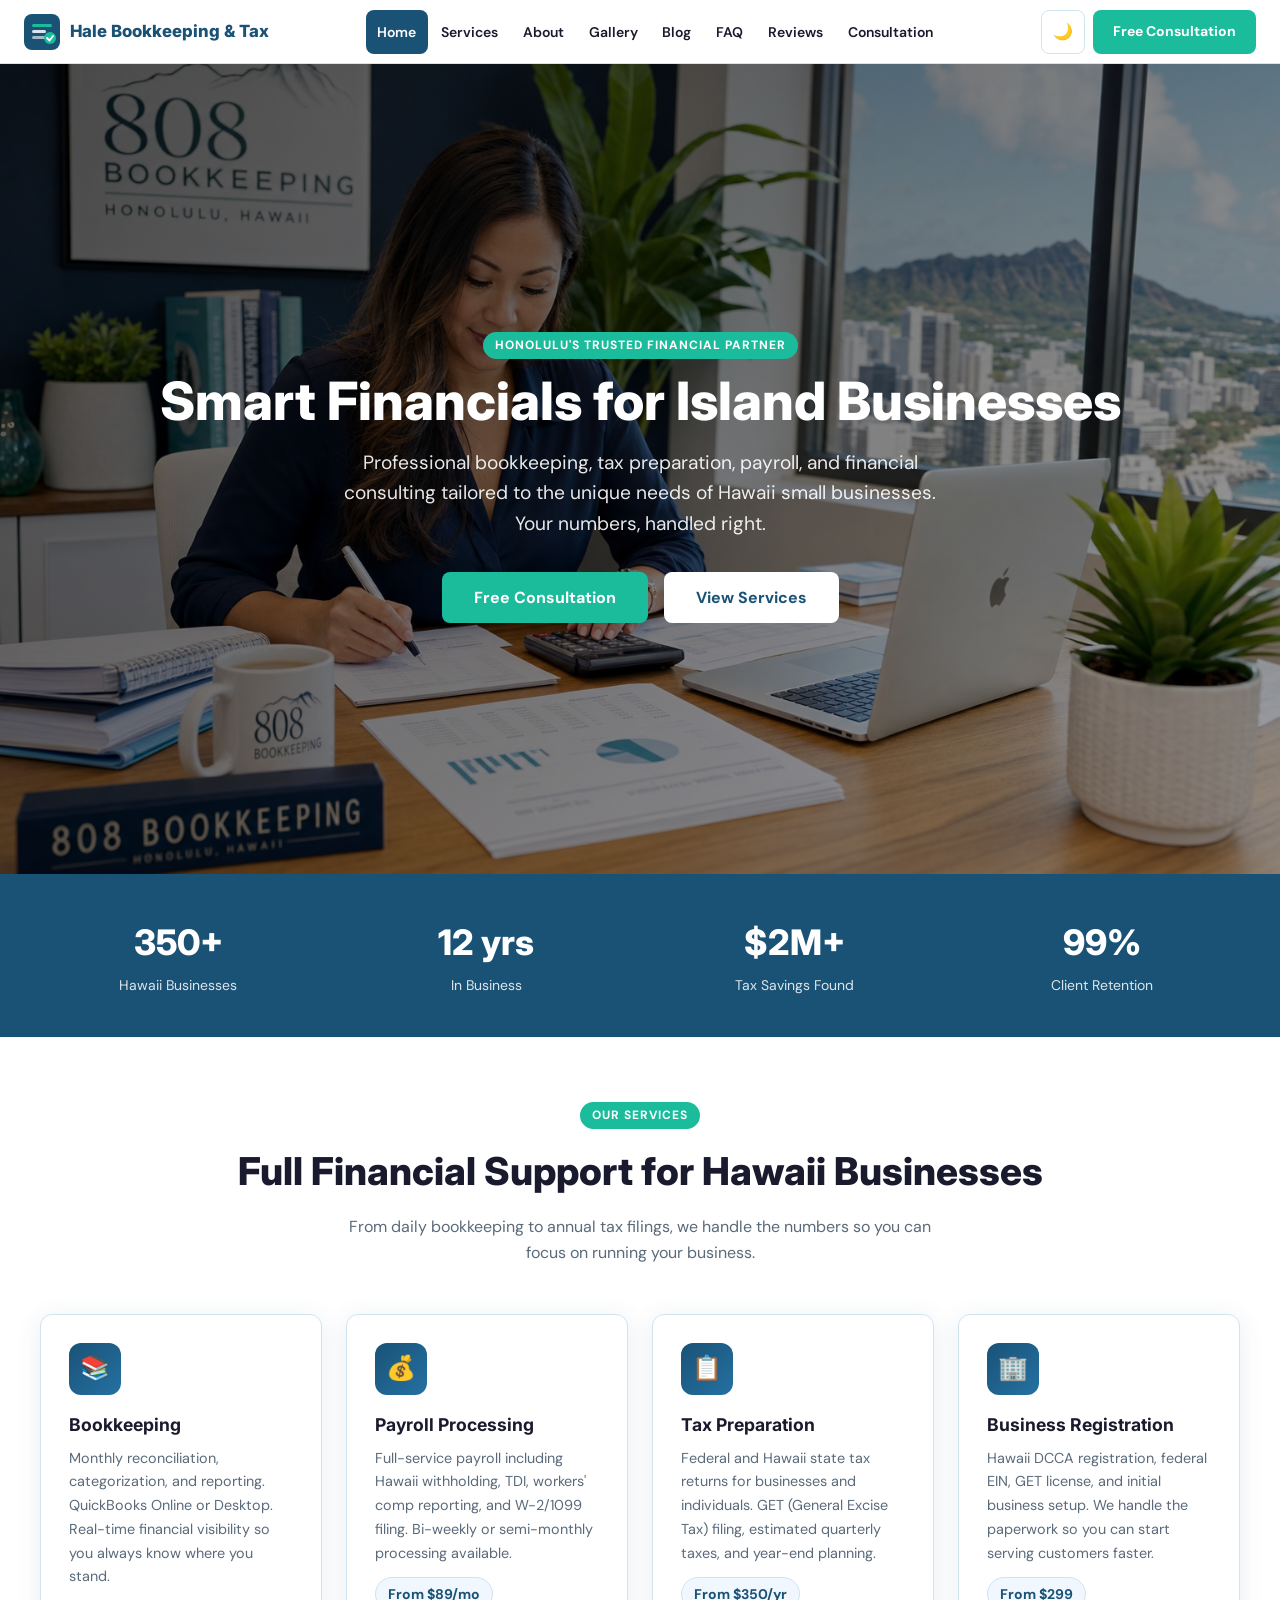
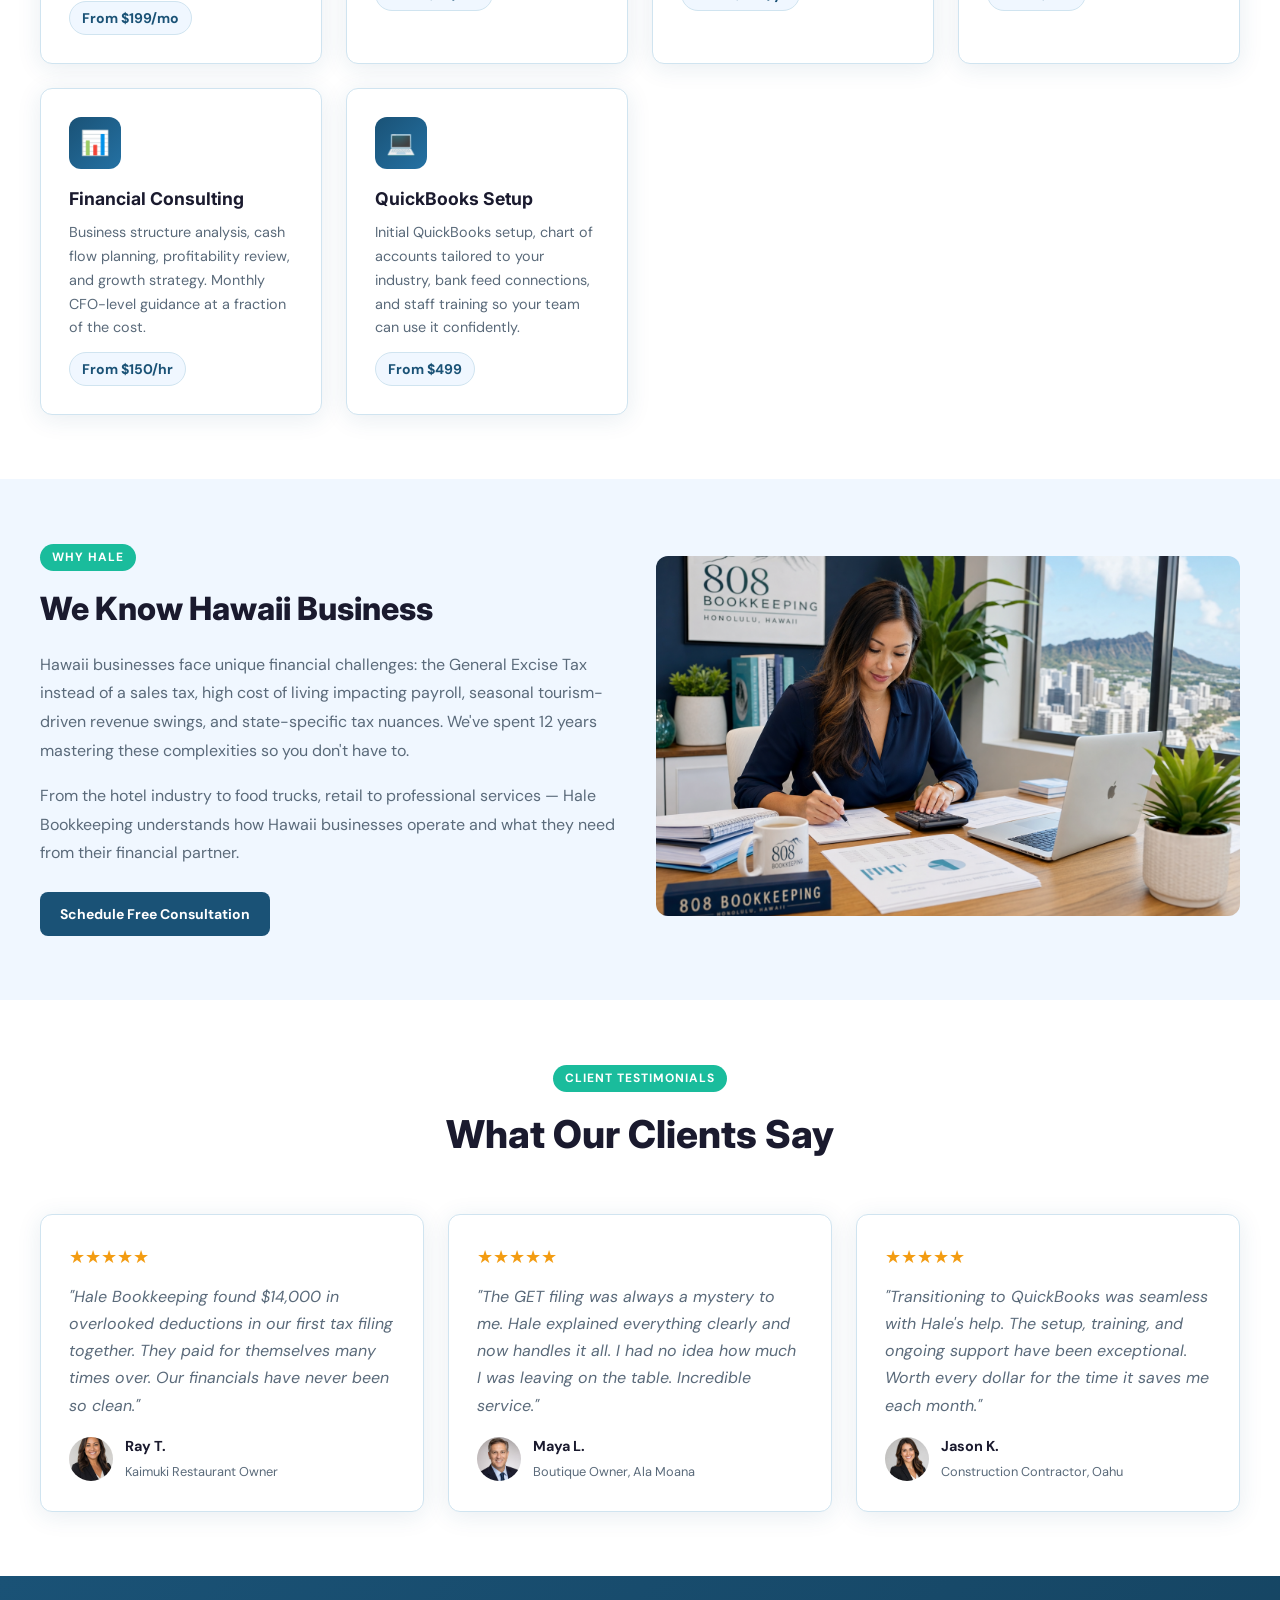
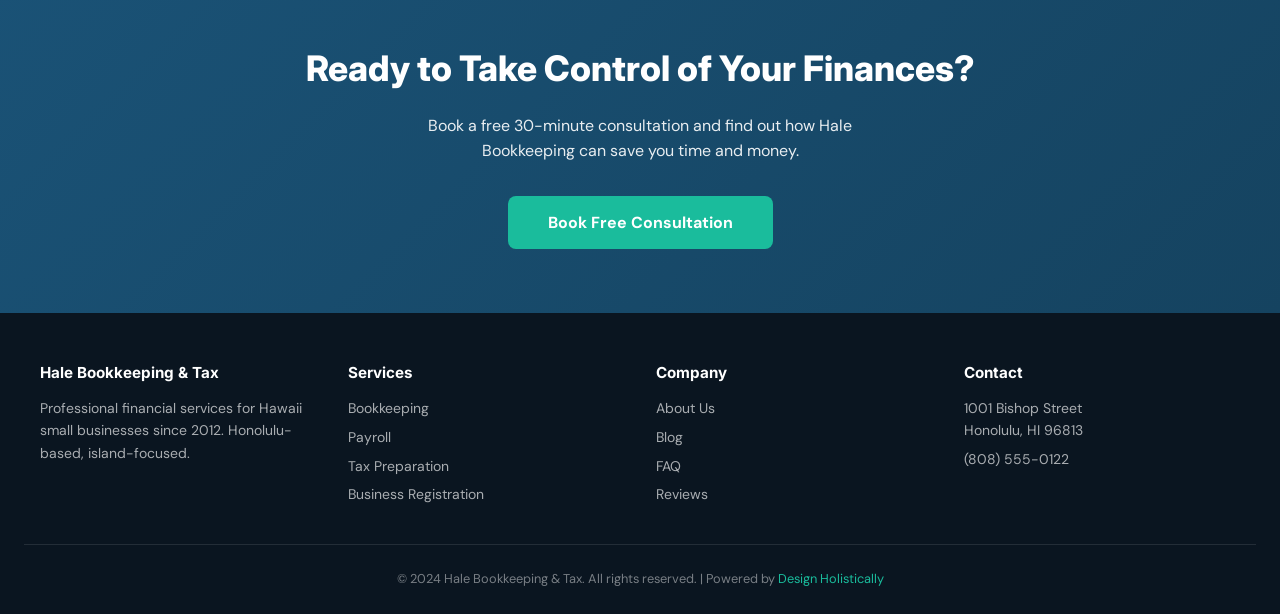
<file: index.html>
<!DOCTYPE html>
<html lang="en" data-theme="light">
<head>
<meta charset="UTF-8">
<meta name="viewport" content="width=device-width, initial-scale=1.0">
<title>Hale Bookkeeping & Tax | Smart Financials for Island Businesses | Honolulu, HI</title>
<meta name="description" content="Professional bookkeeping, payroll, tax preparation, and financial consulting for Hawaii small businesses. Serving Honolulu and all of Oahu.">
<meta property="og:title" content="Hale Bookkeeping & Tax — Honolulu, Hawaii">
<meta property="og:description" content="Smart financials for island businesses. Bookkeeping, tax prep, payroll, and business consulting in Honolulu.">
<link rel="stylesheet" href="css/style.css">
<script type="application/ld+json">
{
  "@context": "https://schema.org",
  "@type": "LocalBusiness",
  "name": "Hale Bookkeeping & Tax",
  "description": "Professional bookkeeping, payroll, and tax preparation services for Hawaii small businesses.",
  "address": { "@type": "PostalAddress", "streetAddress": "1001 Bishop Street", "addressLocality": "Honolulu", "addressRegion": "HI", "postalCode": "96813" },
  "telephone": "(808) 555-0122",
  "priceRange": "$$",
  "areaServed": "Honolulu, Hawaii"
}
</script>
  <link rel="icon" type="image/x-icon" href="images/favicon.ico">
  <link rel="icon" type="image/png" sizes="32x32" href="images/favicon-32x32.png">
  <link rel="icon" type="image/png" sizes="16x16" href="images/favicon-16x16.png">
  <link rel="apple-touch-icon" sizes="180x180" href="images/apple-touch-icon.png">
</head>
<body>
<header>
  <a href="index.html" class="logo-link">
    <svg width="36" height="36" viewBox="0 0 36 36" fill="none" aria-label="Hale Bookkeeping Logo" xmlns="http://www.w3.org/2000/svg">
      <rect width="36" height="36" rx="8" fill="#1A5276"/>
      <rect x="8" y="10" width="20" height="3" rx="1.5" fill="#1ABC9C"/>
      <rect x="8" y="16" width="14" height="3" rx="1.5" fill="white" opacity="0.85"/>
      <rect x="8" y="22" width="17" height="3" rx="1.5" fill="white" opacity="0.6"/>
      <circle cx="26" cy="24" r="6" fill="#1ABC9C"/>
      <path d="M23 24 L25.5 26.5 L29 22" stroke="white" stroke-width="1.8" stroke-linecap="round" stroke-linejoin="round" fill="none"/>
    </svg>
    <span class="logo-text">Hale Bookkeeping & Tax</span>
  </a>
  <nav>
    <a href="index.html" class="active">Home</a>
    <a href="services.html">Services</a>
    <a href="about.html">About</a>
    <a href="gallery.html">Gallery</a>
    <a href="blog.html">Blog</a>
    <a href="faq.html">FAQ</a>
    <a href="reviews.html">Reviews</a>
    <a href="booking.html">Consultation</a>
  </nav>
  <div class="header-actions">
    <button class="dark-toggle" id="darkToggle" aria-label="Toggle dark mode">🌙</button>
    <a href="booking.html" class="cta-btn header-cta">Free Consultation</a>
    <button class="hamburger" id="hamburger" aria-label="Open menu" aria-expanded="false"><span></span><span></span><span></span></button>
  </div>
</header>
<div class="mobile-menu" id="mobileMenu">
  <a href="index.html">Home</a><a href="services.html">Services</a><a href="about.html">About</a>
  <a href="gallery.html">Gallery</a><a href="blog.html">Blog</a><a href="faq.html">FAQ</a>
  <a href="reviews.html">Reviews</a><a href="booking.html">Consultation</a>
</div>

<section class="hero" style="position:relative;overflow:hidden;min-height:90vh;display:flex;align-items:center;">
<div class="hero-bg" style="position:absolute;inset:0;z-index:0;"><img src="images/hero.png" alt="Hale Bookkeeping Hawaii" loading="eager" style="width:100%;height:100%;object-fit:cover;"></div>
<div class="hero-overlay" style="position:absolute;inset:0;z-index:1;background:linear-gradient(135deg,rgba(0,0,0,0.65) 0%,rgba(0,0,0,0.35) 100%);"></div>
  <div class="container">
    <div class="tag">Honolulu's Trusted Financial Partner</div>
    <h1>Smart Financials for Island Businesses</h1>
    <p>Professional bookkeeping, tax preparation, payroll, and financial consulting tailored to the unique needs of Hawaii small businesses. Your numbers, handled right.</p>
    <div class="hero-btns">
      <a href="booking.html" class="cta-btn teal">Free Consultation</a>
      <a href="services.html" class="cta-btn white">View Services</a>
    </div>
  </div>
</section>

<div class="stats-bar">
  <div class="container">
    <div><div class="stat-num">350+</div><div class="stat-label">Hawaii Businesses</div></div>
    <div><div class="stat-num">12 yrs</div><div class="stat-label">In Business</div></div>
    <div><div class="stat-num">$2M+</div><div class="stat-label">Tax Savings Found</div></div>
    <div><div class="stat-num">99%</div><div class="stat-label">Client Retention</div></div>
  </div>
</div>

<section>
  <div class="container">
    <div class="section-header fade-up">
      <div class="tag">Our Services</div>
      <h2>Full Financial Support for Hawaii Businesses</h2>
      <p>From daily bookkeeping to annual tax filings, we handle the numbers so you can focus on running your business.</p>
    </div>
    <div class="grid-3">
      <div class="card fade-up">
        <div class="card-icon">📚</div>
        <h3>Bookkeeping</h3>
        <p>Monthly reconciliation, categorization, and reporting. QuickBooks Online or Desktop. Real-time financial visibility so you always know where you stand.</p>
        <span class="price-badge">From $199/mo</span>
      </div>
      <div class="card fade-up">
        <div class="card-icon">💰</div>
        <h3>Payroll Processing</h3>
        <p>Full-service payroll including Hawaii withholding, TDI, workers' comp reporting, and W-2/1099 filing. Bi-weekly or semi-monthly processing available.</p>
        <span class="price-badge">From $89/mo</span>
      </div>
      <div class="card fade-up">
        <div class="card-icon">📋</div>
        <h3>Tax Preparation</h3>
        <p>Federal and Hawaii state tax returns for businesses and individuals. GET (General Excise Tax) filing, estimated quarterly taxes, and year-end planning.</p>
        <span class="price-badge">From $350/yr</span>
      </div>
      <div class="card fade-up">
        <div class="card-icon">🏢</div>
        <h3>Business Registration</h3>
        <p>Hawaii DCCA registration, federal EIN, GET license, and initial business setup. We handle the paperwork so you can start serving customers faster.</p>
        <span class="price-badge">From $299</span>
      </div>
      <div class="card fade-up">
        <div class="card-icon">📊</div>
        <h3>Financial Consulting</h3>
        <p>Business structure analysis, cash flow planning, profitability review, and growth strategy. Monthly CFO-level guidance at a fraction of the cost.</p>
        <span class="price-badge">From $150/hr</span>
      </div>
      <div class="card fade-up">
        <div class="card-icon">💻</div>
        <h3>QuickBooks Setup</h3>
        <p>Initial QuickBooks setup, chart of accounts tailored to your industry, bank feed connections, and staff training so your team can use it confidently.</p>
        <span class="price-badge">From $499</span>
      </div>
    </div>
  </div>
</section>

<section class="section-alt">
  <div class="container">
    <div class="grid-2" style="align-items:center;">
      <div class="fade-up">
        <div class="tag">Why Hale</div>
        <h2 style="font-family:'Inter',sans-serif;font-size:2rem;font-weight:800;margin-bottom:1rem;">We Know Hawaii Business</h2>
        <p style="color:var(--text-muted);margin-bottom:1rem;line-height:1.8;">Hawaii businesses face unique financial challenges: the General Excise Tax instead of a sales tax, high cost of living impacting payroll, seasonal tourism-driven revenue swings, and state-specific tax nuances. We've spent 12 years mastering these complexities so you don't have to.</p>
        <p style="color:var(--text-muted);margin-bottom:1.5rem;line-height:1.8;">From the hotel industry to food trucks, retail to professional services — Hale Bookkeeping understands how Hawaii businesses operate and what they need from their financial partner.</p>
        <a href="booking.html" class="cta-btn primary">Schedule Free Consultation</a>
      </div>
      <div class="fade-up">
        <img src="images/hero.png" alt="Bookkeeping office Honolulu" style="width:100%;border-radius:12px;height:360px;object-fit:cover;">
      </div>
    </div>
  </div>
</section>

<section>
  <div class="container">
    <div class="section-header fade-up">
      <div class="tag">Client Testimonials</div>
      <h2>What Our Clients Say</h2>
    </div>
    <div class="grid-3">
      <div class="testimonial-card fade-up">
        <div class="testimonial-stars">★★★★★</div>
        <p class="testimonial-text">"Hale Bookkeeping found $14,000 in overlooked deductions in our first tax filing together. They paid for themselves many times over. Our financials have never been so clean."</p>
        <div class="testimonial-author">
          <img src="images/avatar-1.png" alt="Ray T.">
          <div><strong>Ray T.</strong><span>Kaimuki Restaurant Owner</span></div>
        </div>
      </div>
      <div class="testimonial-card fade-up">
        <div class="testimonial-stars">★★★★★</div>
        <p class="testimonial-text">"The GET filing was always a mystery to me. Hale explained everything clearly and now handles it all. I had no idea how much I was leaving on the table. Incredible service."</p>
        <div class="testimonial-author">
          <img src="images/avatar-2.png" alt="Maya L.">
          <div><strong>Maya L.</strong><span>Boutique Owner, Ala Moana</span></div>
        </div>
      </div>
      <div class="testimonial-card fade-up">
        <div class="testimonial-stars">★★★★★</div>
        <p class="testimonial-text">"Transitioning to QuickBooks was seamless with Hale's help. The setup, training, and ongoing support have been exceptional. Worth every dollar for the time it saves me each month."</p>
        <div class="testimonial-author">
          <img src="images/avatar-3.png" alt="Jason K.">
          <div><strong>Jason K.</strong><span>Construction Contractor, Oahu</span></div>
        </div>
      </div>
    </div>
  </div>
</section>

<div class="cta-banner">
  <div class="container">
    <h2>Ready to Take Control of Your Finances?</h2>
    <p>Book a free 30-minute consultation and find out how Hale Bookkeeping can save you time and money.</p>
    <a href="booking.html" class="cta-btn">Book Free Consultation</a>
  </div>
</div>

<footer>
  <div class="footer-grid">
    <div class="footer-col"><h4>Hale Bookkeeping & Tax</h4><p>Professional financial services for Hawaii small businesses since 2012. Honolulu-based, island-focused.</p></div>
    <div class="footer-col"><h4>Services</h4><a href="services.html">Bookkeeping</a><a href="services.html">Payroll</a><a href="services.html">Tax Preparation</a><a href="services.html">Business Registration</a></div>
    <div class="footer-col"><h4>Company</h4><a href="about.html">About Us</a><a href="blog.html">Blog</a><a href="faq.html">FAQ</a><a href="reviews.html">Reviews</a></div>
    <div class="footer-col"><h4>Contact</h4><p>1001 Bishop Street<br>Honolulu, HI 96813</p><a href="tel:8085550122">(808) 555-0122</a></div>
  </div>
  <div class="footer-bottom"><p>&copy; 2024 Hale Bookkeeping & Tax. All rights reserved. | Powered by <a href="https://designholistically.com" target="_blank" rel="noopener">Design Holistically</a></p></div>
</footer>
<button id="backToTop" aria-label="Back to top">↑</button>
<script src="js/main.js"></script>
</body>
</html>
</file>
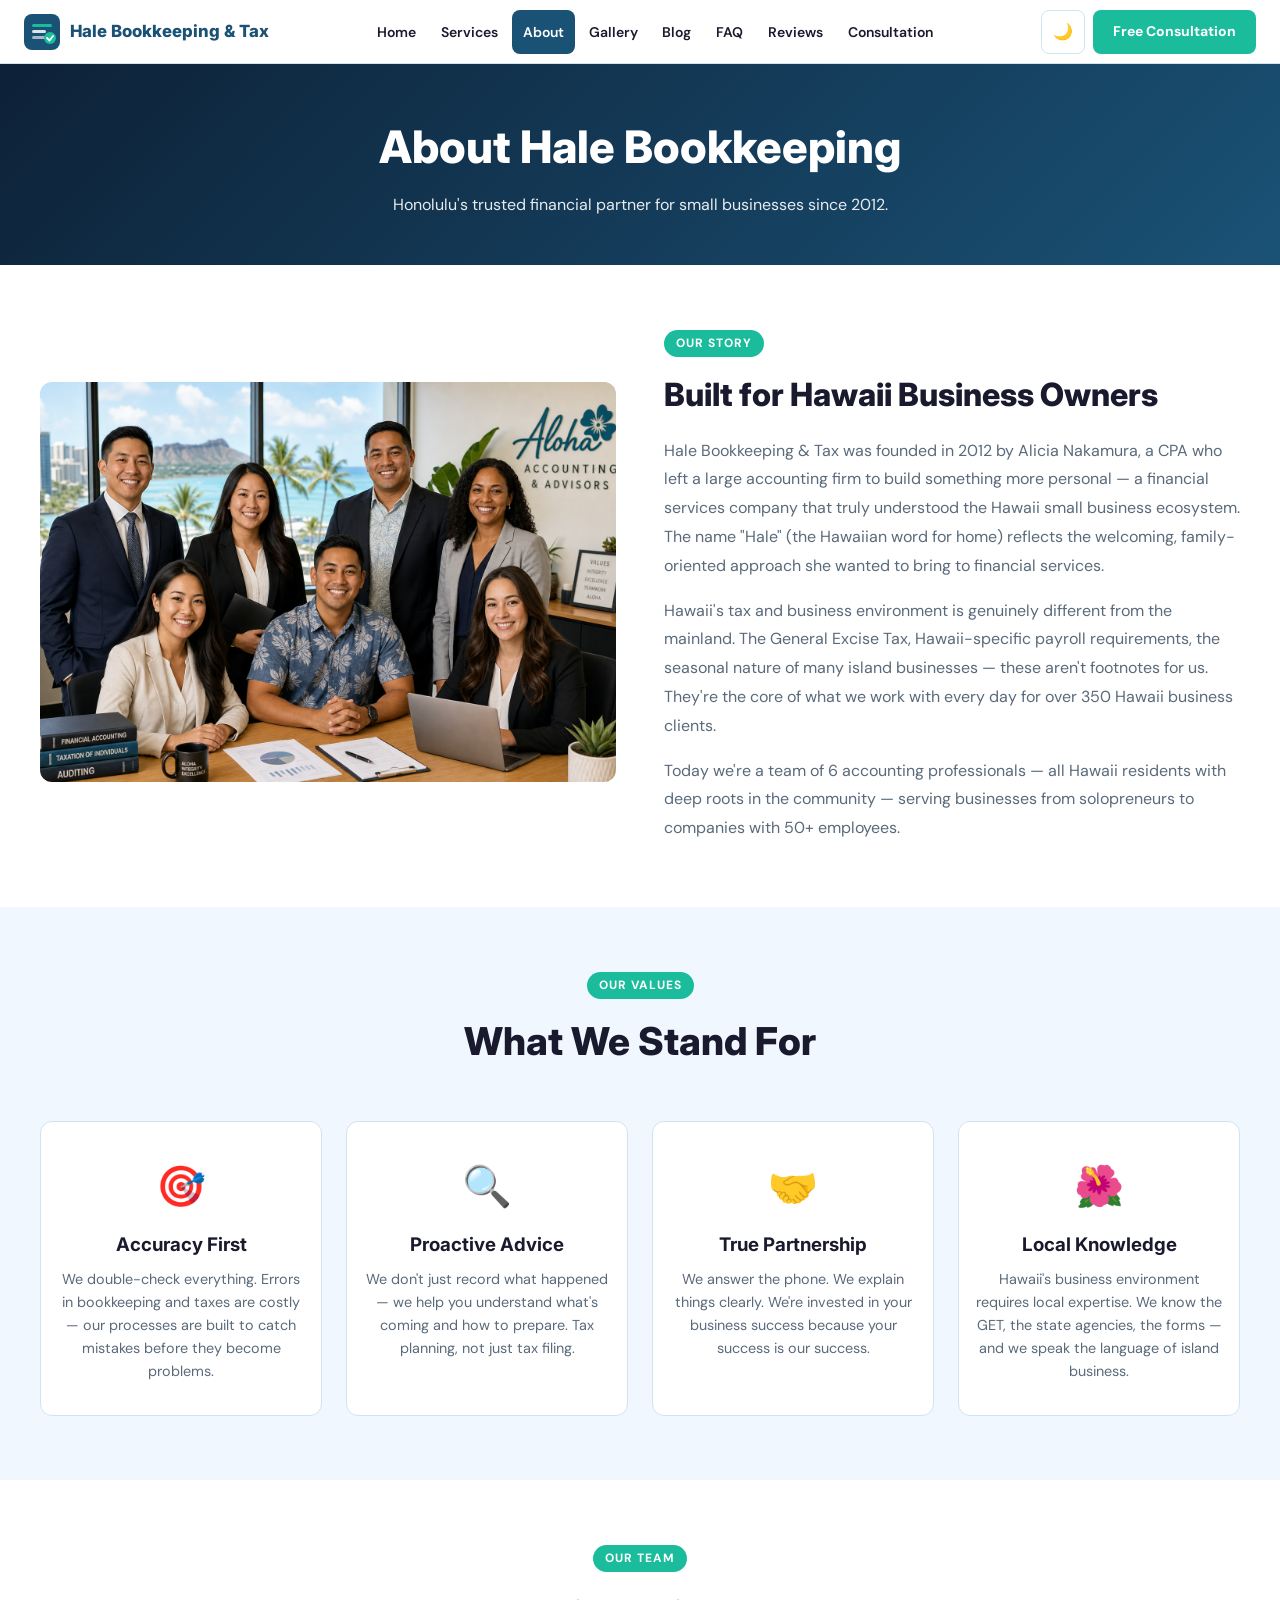
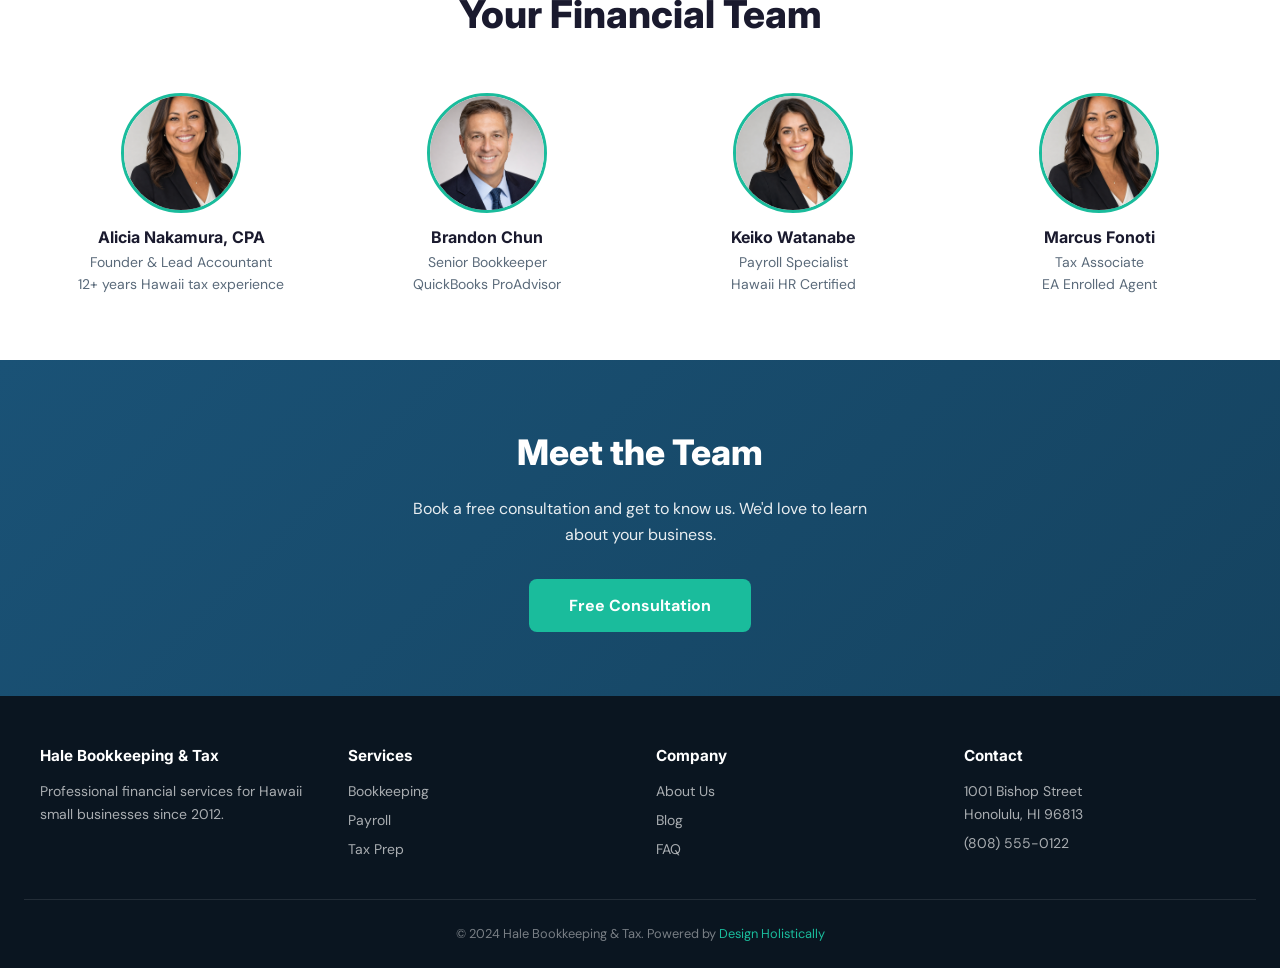
<file: about.html>
<!DOCTYPE html>
<html lang="en" data-theme="light">
<head>
<meta charset="UTF-8"><meta name="viewport" content="width=device-width, initial-scale=1.0">
<title>About | Hale Bookkeeping &amp; Tax</title>
<link rel="stylesheet" href="css/style.css">
  <link rel="icon" type="image/x-icon" href="images/favicon.ico">
  <link rel="icon" type="image/png" sizes="32x32" href="images/favicon-32x32.png">
  <link rel="icon" type="image/png" sizes="16x16" href="images/favicon-16x16.png">
  <link rel="apple-touch-icon" sizes="180x180" href="images/apple-touch-icon.png">
</head>
<body>

<header>
  <a href="index.html" class="logo-link"><svg width="36" height="36" viewBox="0 0 36 36" fill="none" xmlns="http://www.w3.org/2000/svg"><rect width="36" height="36" rx="8" fill="#1A5276"/><rect x="8" y="10" width="20" height="3" rx="1.5" fill="#1ABC9C"/><rect x="8" y="16" width="14" height="3" rx="1.5" fill="white" opacity="0.85"/><rect x="8" y="22" width="17" height="3" rx="1.5" fill="white" opacity="0.6"/><circle cx="26" cy="24" r="6" fill="#1ABC9C"/><path d="M23 24 L25.5 26.5 L29 22" stroke="white" stroke-width="1.8" stroke-linecap="round" stroke-linejoin="round" fill="none"/></svg><span class="logo-text">Hale Bookkeeping &amp; Tax</span></a>
  <nav>
    <a href="index.html">Home</a>
    <a href="services.html">Services</a>
    <a href="about.html" class=\"active\">About</a>
    <a href="gallery.html">Gallery</a>
    <a href="blog.html">Blog</a>
    <a href="faq.html">FAQ</a>
    <a href="reviews.html">Reviews</a>
    <a href="booking.html">Consultation</a>
  </nav>
  <div class="header-actions">
    <button class="dark-toggle" id="darkToggle" aria-label="Toggle dark mode">🌙</button>
    <a href="booking.html" class="cta-btn header-cta">Free Consultation</a>
    <button class="hamburger" id="hamburger" aria-label="Open menu" aria-expanded="false"><span></span><span></span><span></span></button>
  </div>
</header>
<div class="mobile-menu" id="mobileMenu">
  <a href="index.html">Home</a><a href="services.html">Services</a><a href="about.html">About</a>
  <a href="gallery.html">Gallery</a><a href="blog.html">Blog</a><a href="faq.html">FAQ</a>
  <a href="reviews.html">Reviews</a><a href="booking.html">Consultation</a>
</div>
<div class="page-hero"><h1>About Hale Bookkeeping</h1><p>Honolulu's trusted financial partner for small businesses since 2012.</p></div>
<section><div class="container">
<div class="grid-2" style="align-items:center;gap:3rem;">
<div class="fade-up"><img src="images/about.png" alt="Hale Bookkeeping team" class="about-image"></div>
<div class="fade-up">
<div class="tag">Our Story</div>
<h2 style="font-family:'Inter',sans-serif;font-size:2rem;font-weight:800;margin-bottom:1rem;">Built for Hawaii Business Owners</h2>
<p style="color:var(--text-muted);margin-bottom:1rem;line-height:1.8;">Hale Bookkeeping & Tax was founded in 2012 by Alicia Nakamura, a CPA who left a large accounting firm to build something more personal — a financial services company that truly understood the Hawaii small business ecosystem. The name "Hale" (the Hawaiian word for home) reflects the welcoming, family-oriented approach she wanted to bring to financial services.</p>
<p style="color:var(--text-muted);margin-bottom:1rem;line-height:1.8;">Hawaii's tax and business environment is genuinely different from the mainland. The General Excise Tax, Hawaii-specific payroll requirements, the seasonal nature of many island businesses — these aren't footnotes for us. They're the core of what we work with every day for over 350 Hawaii business clients.</p>
<p style="color:var(--text-muted);line-height:1.8;">Today we're a team of 6 accounting professionals — all Hawaii residents with deep roots in the community — serving businesses from solopreneurs to companies with 50+ employees.</p>
</div>
</div>
</div></section>
<section class="section-alt"><div class="container">
<div class="section-header fade-up"><div class="tag">Our Values</div><h2>What We Stand For</h2></div>
<div class="values-grid">
<div class="value-card fade-up"><div class="value-icon">🎯</div><h3>Accuracy First</h3><p>We double-check everything. Errors in bookkeeping and taxes are costly — our processes are built to catch mistakes before they become problems.</p></div>
<div class="value-card fade-up"><div class="value-icon">🔍</div><h3>Proactive Advice</h3><p>We don't just record what happened — we help you understand what's coming and how to prepare. Tax planning, not just tax filing.</p></div>
<div class="value-card fade-up"><div class="value-icon">🤝</div><h3>True Partnership</h3><p>We answer the phone. We explain things clearly. We're invested in your business success because your success is our success.</p></div>
<div class="value-card fade-up"><div class="value-icon">🌺</div><h3>Local Knowledge</h3><p>Hawaii's business environment requires local expertise. We know the GET, the state agencies, the forms — and we speak the language of island business.</p></div>
</div>
</div></section>
<section><div class="container">
<div class="section-header fade-up"><div class="tag">Our Team</div><h2>Your Financial Team</h2></div>
<div class="team-grid">
<div class="team-card fade-up"><img src="images/avatar-1.png" alt="Alicia Nakamura"><h4>Alicia Nakamura, CPA</h4><p>Founder & Lead Accountant<br>12+ years Hawaii tax experience</p></div>
<div class="team-card fade-up"><img src="images/avatar-2.png" alt="Brandon Chun"><h4>Brandon Chun</h4><p>Senior Bookkeeper<br>QuickBooks ProAdvisor</p></div>
<div class="team-card fade-up"><img src="images/avatar-3.png" alt="Keiko Watanabe"><h4>Keiko Watanabe</h4><p>Payroll Specialist<br>Hawaii HR Certified</p></div>
<div class="team-card fade-up"><img src="images/avatar-1.png" alt="Marcus Fonoti"><h4>Marcus Fonoti</h4><p>Tax Associate<br>EA Enrolled Agent</p></div>
</div>
</div></section>
<div class="cta-banner"><div class="container"><h2>Meet the Team</h2><p>Book a free consultation and get to know us. We'd love to learn about your business.</p><a href="booking.html" class="cta-btn">Free Consultation</a></div></div>
<footer>
  <div class="footer-grid">
    <div class="footer-col"><h4>Hale Bookkeeping &amp; Tax</h4><p>Professional financial services for Hawaii small businesses since 2012.</p></div>
    <div class="footer-col"><h4>Services</h4><a href="services.html">Bookkeeping</a><a href="services.html">Payroll</a><a href="services.html">Tax Prep</a></div>
    <div class="footer-col"><h4>Company</h4><a href="about.html">About Us</a><a href="blog.html">Blog</a><a href="faq.html">FAQ</a></div>
    <div class="footer-col"><h4>Contact</h4><p>1001 Bishop Street<br>Honolulu, HI 96813</p><a href="tel:8085550122">(808) 555-0122</a></div>
  </div>
  <div class="footer-bottom"><p>&copy; 2024 Hale Bookkeeping &amp; Tax. Powered by <a href="https://designholistically.com" target="_blank" rel="noopener">Design Holistically</a></p></div>
</footer>
<button id="backToTop" aria-label="Back to top">↑</button>
<script src="js/main.js"></script>
</body></html>
</file>
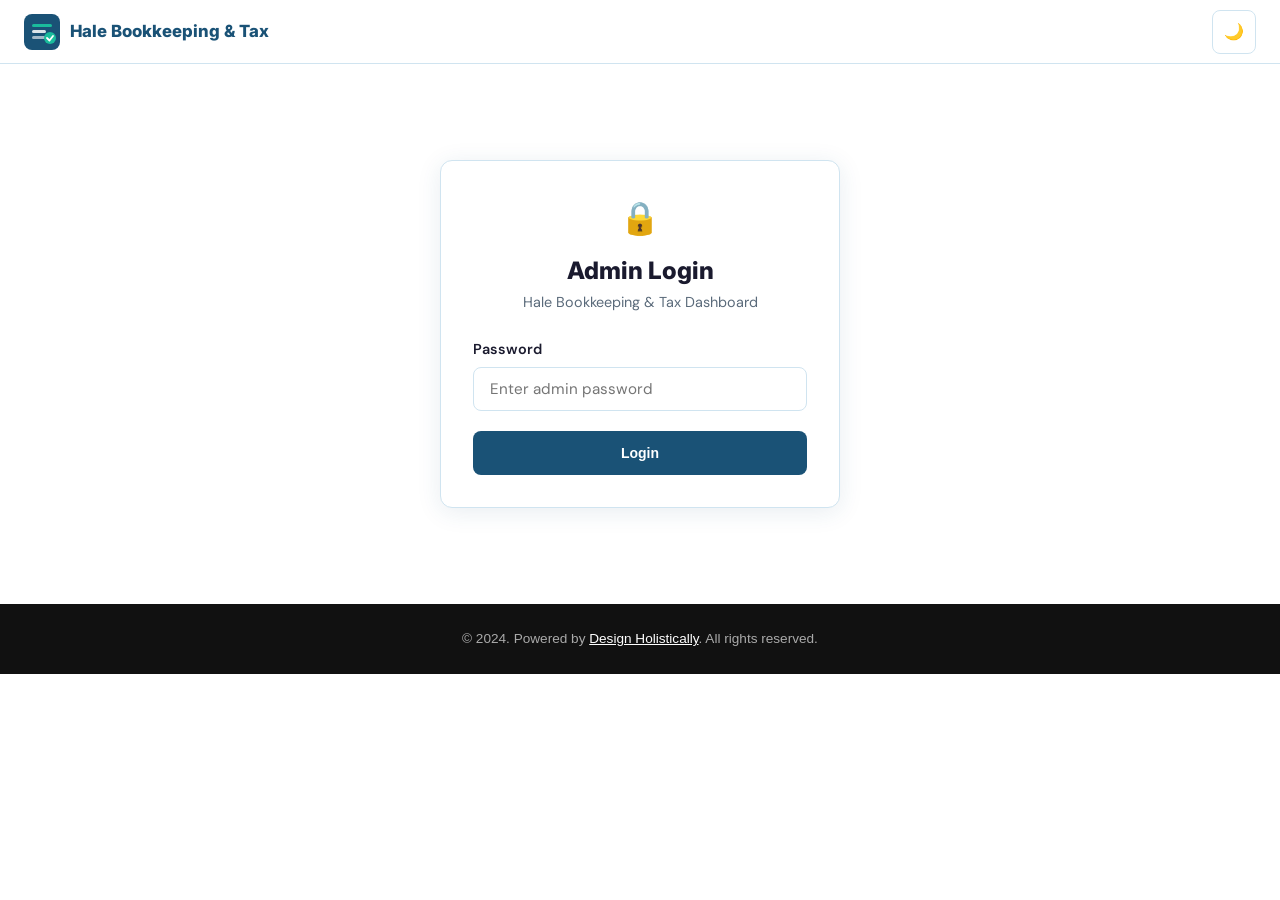
<file: admin.html>
<!DOCTYPE html>
<html lang="en" data-theme="light">
<head>
<meta charset="UTF-8"><meta name="viewport" content="width=device-width, initial-scale=1.0">
<title>Admin Dashboard | Hale Bookkeeping &amp; Tax</title>
<link rel="stylesheet" href="css/style.css">
  <link rel="icon" type="image/x-icon" href="images/favicon.ico">
  <link rel="icon" type="image/png" sizes="32x32" href="images/favicon-32x32.png">
  <link rel="icon" type="image/png" sizes="16x16" href="images/favicon-16x16.png">
  <link rel="apple-touch-icon" sizes="180x180" href="images/apple-touch-icon.png">
</head>
<body>
<header>
<a href="index.html" class="logo-link"><svg width="36" height="36" viewBox="0 0 36 36" fill="none" xmlns="http://www.w3.org/2000/svg">
<rect width="36" height="36" rx="8" fill="#1A5276"/>
<rect x="8" y="10" width="20" height="3" rx="1.5" fill="#1ABC9C"/>
<rect x="8" y="16" width="14" height="3" rx="1.5" fill="white" opacity="0.85"/>
<rect x="8" y="22" width="17" height="3" rx="1.5" fill="white" opacity="0.6"/>
<circle cx="26" cy="24" r="6" fill="#1ABC9C"/>
<path d="M23 24 L25.5 26.5 L29 22" stroke="white" stroke-width="1.8" stroke-linecap="round" stroke-linejoin="round" fill="none"/>
</svg><span class="logo-text">Hale Bookkeeping &amp; Tax</span></a>
<div class="header-actions"><button class="dark-toggle" id="darkToggle" aria-label="Toggle dark mode">🌙</button></div>
</header>

<div id="adminLogin" style="padding:2rem 1rem;">
<div class="admin-login">
<div style="text-align:center;margin-bottom:1.5rem;">
<div style="font-size:2rem;margin-bottom:0.5rem;">&#x1F512;</div>
<h2 style="font-family:'Inter',sans-serif;font-weight:800;">Admin Login</h2>
<p style="color:var(--text-muted);font-size:0.9rem;">Hale Bookkeeping &amp; Tax Dashboard</p>
</div>
<form id="adminLoginForm">
<div class="form-group"><label for="adminPassword">Password</label>
<input type="password" id="adminPassword" placeholder="Enter admin password"></div>
<p id="loginError" style="color:#c0392b;font-size:0.85rem;margin-bottom:0.75rem;"></p>
<button type="submit" class="cta-btn primary" style="width:100%;">Login</button>
</form>
</div>
</div>

<div id="adminPanel" style="display:none;" class="admin-layout">
<div class="admin-sidebar">
<div style="padding:1rem 1.5rem 1.5rem;border-bottom:1px solid rgba(255,255,255,0.15);margin-bottom:0.5rem;">
<div style="font-weight:800;font-size:1rem;font-family:'Inter',sans-serif;">Admin Panel</div>
<div style="font-size:0.75rem;opacity:0.7;">Hale Bookkeeping</div>
</div>
<a href="#" class="active">&#x1F4CA; Dashboard</a>
<a href="#">&#x1F4C5; Appointments</a>
<a href="#">&#x1F4AC; Messages</a>
<a href="#">&#x1F4C4; Clients</a>
<a href="index.html">&#x2190; Back to Site</a>
</div>
<div class="admin-content">
<div class="admin-header"><h1>Dashboard</h1><p style="color:var(--text-muted);">Welcome back, Alicia. Here is your business overview.</p></div>
<div class="stat-cards">
<div class="stat-card"><div class="stat-num">8</div><div class="stat-label">Consultations This Week</div></div>
<div class="stat-card"><div class="stat-num">5</div><div class="stat-label">New Inquiries</div></div>
<div class="stat-card"><div class="stat-num">$18,400</div><div class="stat-label">Monthly Revenue</div></div>
<div class="stat-card"><div class="stat-num">351</div><div class="stat-label">Active Clients</div></div>
</div>
<h2 style="font-family:'Inter',sans-serif;font-weight:700;margin-bottom:1rem;">Upcoming Appointments</h2>
<div style="overflow-x:auto;margin-bottom:2rem;">
<table>
<thead><tr><th>Client</th><th>Service</th><th>Date &amp; Time</th><th>Type</th><th>Status</th></tr></thead>
<tbody>
<tr><td>Ray Tanaka</td><td>Tax Planning Consult</td><td>Jul 1, 2024 &#x2013; 9:00 AM</td><td>Zoom</td><td><span class="badge badge-green">Confirmed</span></td></tr>
<tr><td>New Client &#x2013; Maya L.</td><td>Free Consultation</td><td>Jul 1, 2024 &#x2013; 2:00 PM</td><td>Phone</td><td><span class="badge badge-yellow">Pending</span></td></tr>
<tr><td>Jason Kim</td><td>QuickBooks Training</td><td>Jul 2, 2024 &#x2013; 10:00 AM</td><td>In-Person</td><td><span class="badge badge-green">Confirmed</span></td></tr>
<tr><td>Nani Pua</td><td>Monthly Review</td><td>Jul 3, 2024 &#x2013; 3:00 PM</td><td>Zoom</td><td><span class="badge badge-green">Confirmed</span></td></tr>
<tr><td>New Client &#x2013; Chris F.</td><td>Free Consultation</td><td>Jul 5, 2024 &#x2013; 9:00 AM</td><td>Phone</td><td><span class="badge badge-yellow">Pending</span></td></tr>
</tbody>
</table>
</div>
<h2 style="font-family:'Inter',sans-serif;font-weight:700;margin-bottom:1rem;">Recent Messages</h2>
<div style="overflow-x:auto;">
<table>
<thead><tr><th>From</th><th>Subject</th><th>Date</th><th>Status</th></tr></thead>
<tbody>
<tr><td>Leilani Santos</td><td>Question about GET deductions</td><td>Jun 30, 2024</td><td><span class="badge badge-red">Unread</span></td></tr>
<tr><td>Tom Akana</td><td>Payroll issue &#x2013; July 4 holiday</td><td>Jun 29, 2024</td><td><span class="badge badge-red">Unread</span></td></tr>
<tr><td>Karen Miyamoto</td><td>QuickBooks access not working</td><td>Jun 28, 2024</td><td><span class="badge badge-red">Unread</span></td></tr>
<tr><td>James Wong</td><td>Q2 financial review questions</td><td>Jun 27, 2024</td><td><span class="badge badge-green">Read</span></td></tr>
</tbody>
</table>
</div>
</div>
</div>
<script src="js/main.js"></script>

  <!-- Powered by Design Holistically -->
  <footer style="background:#111;color:#aaa;text-align:center;padding:1.5rem;font-size:0.85rem;font-family:sans-serif;">
    <p>&copy; 2024. Powered by <a href="https://designholistically.com" target="_blank" rel="noopener" style="color:#fff;text-decoration:underline;">Design Holistically</a>. All rights reserved.</p>
  </footer>

</body>
</html>
</file>
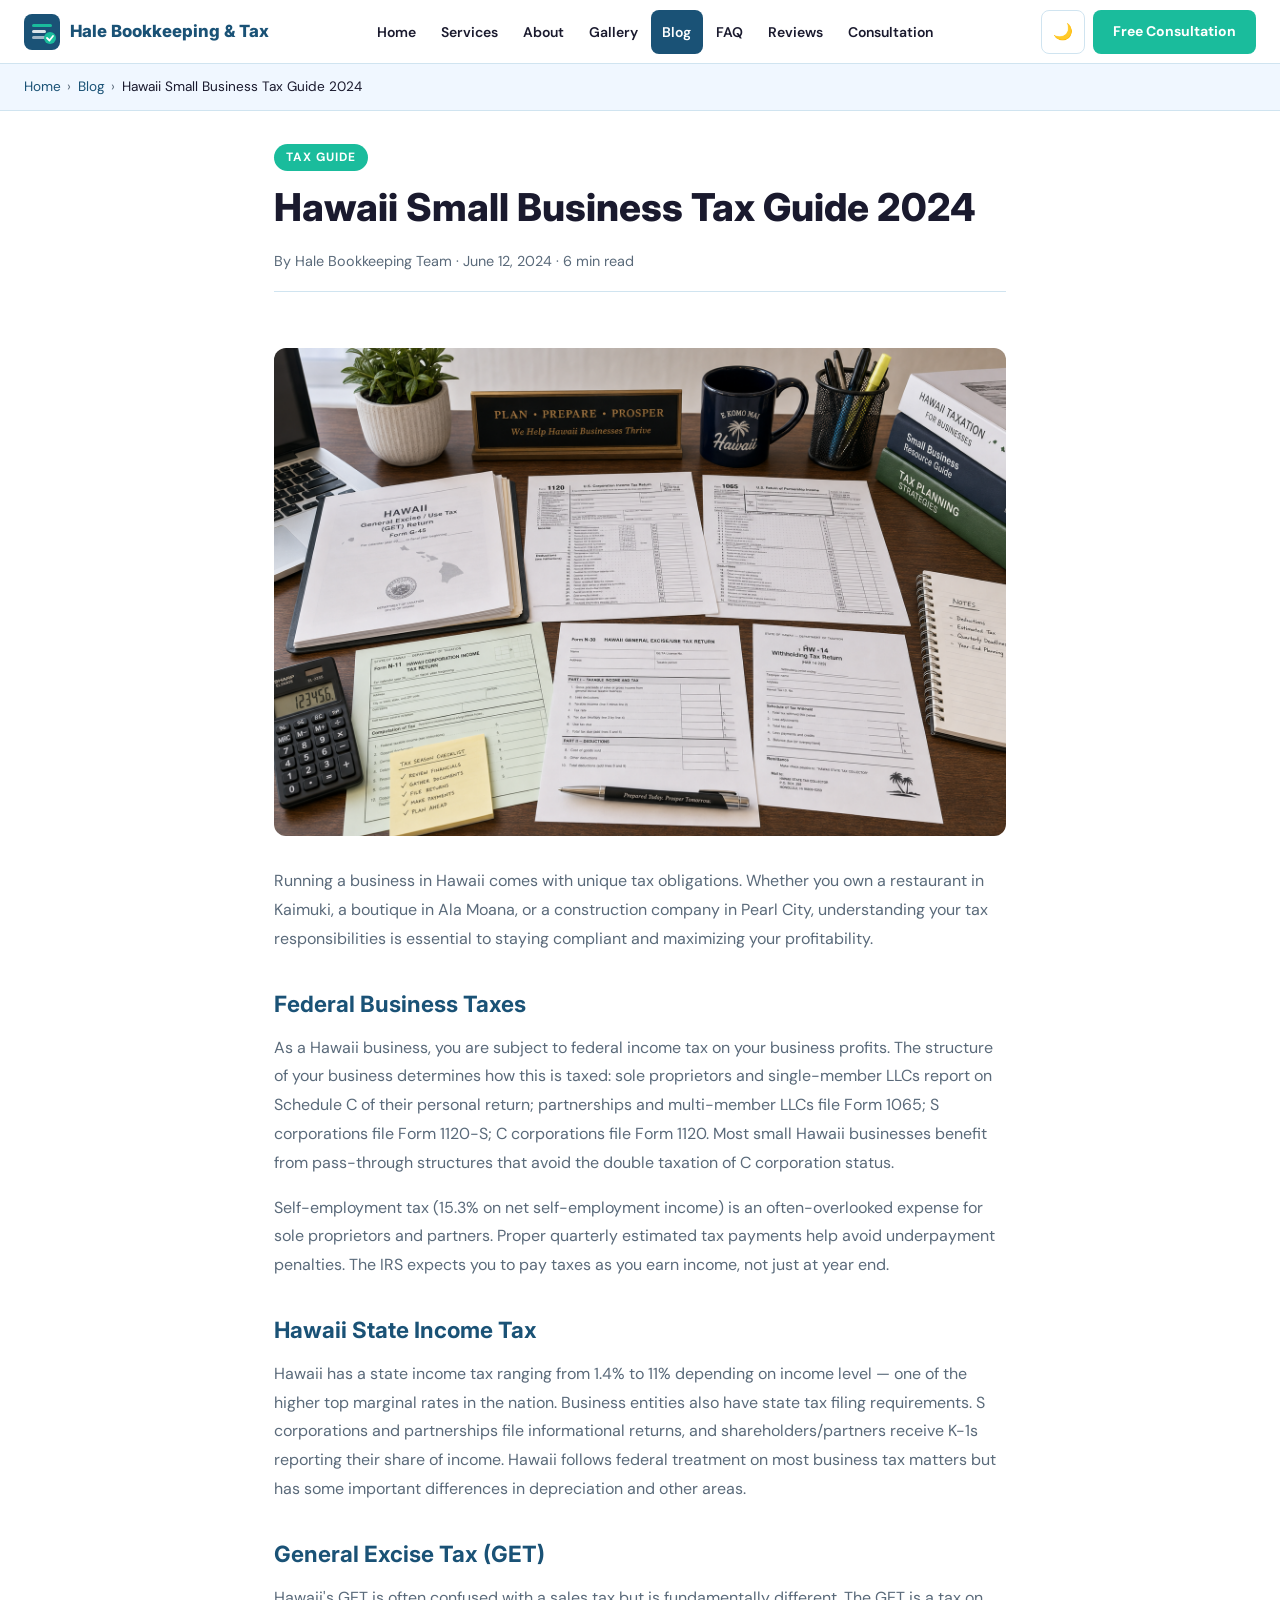
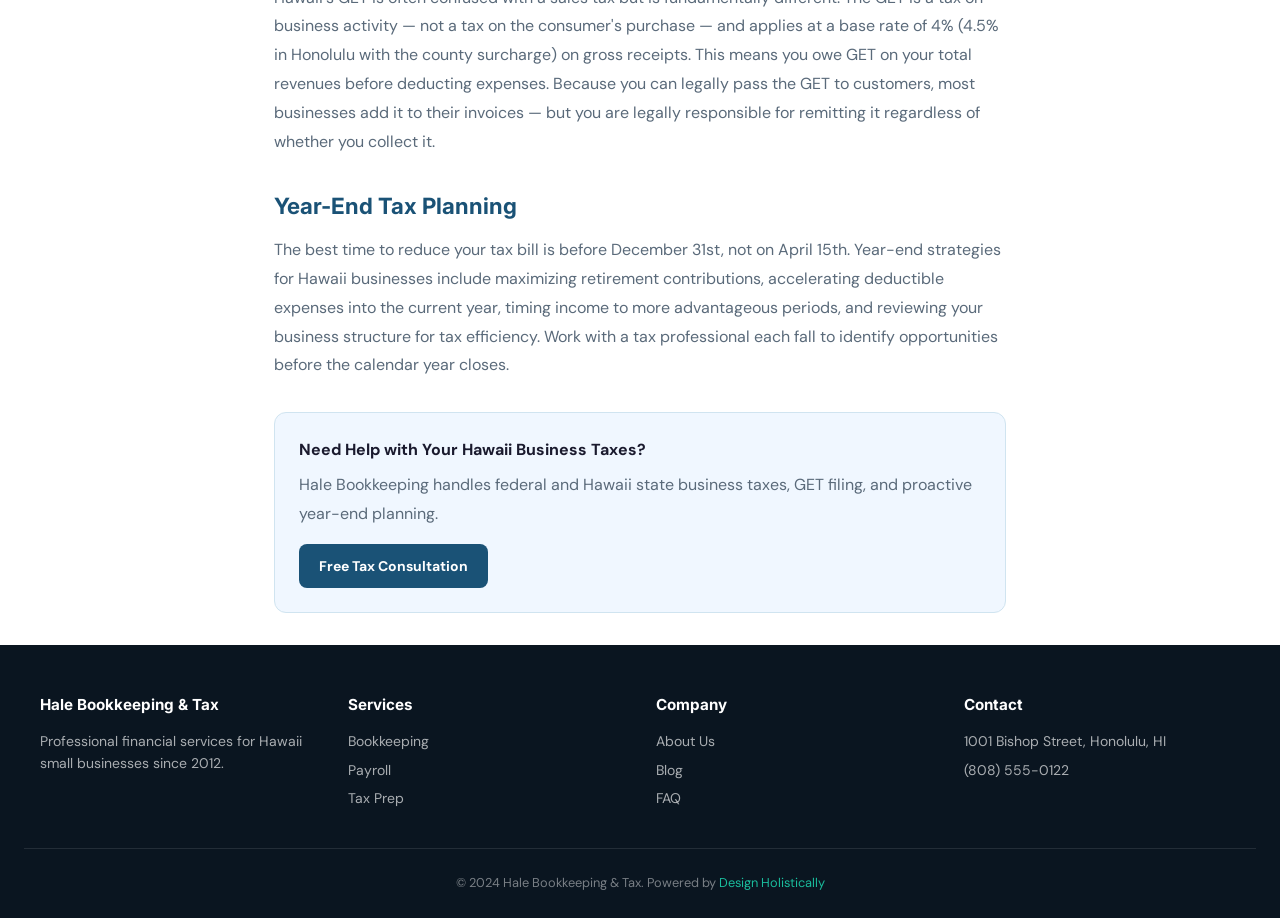
<file: blog-post-1.html>
<!DOCTYPE html>
<html lang="en" data-theme="light">
<head>
<meta charset="UTF-8">
<meta name="viewport" content="width=device-width, initial-scale=1.0">
<title>Hawaii Small Business Tax Guide 2024 | Hale Bookkeeping &amp; Tax</title>
<link rel="stylesheet" href="css/style.css">
  <link rel="icon" type="image/x-icon" href="images/favicon.ico">
  <link rel="icon" type="image/png" sizes="32x32" href="images/favicon-32x32.png">
  <link rel="icon" type="image/png" sizes="16x16" href="images/favicon-16x16.png">
  <link rel="apple-touch-icon" sizes="180x180" href="images/apple-touch-icon.png">
</head>
<body>
<header>
<a href="index.html" class="logo-link">
<svg width="36" height="36" viewBox="0 0 36 36" fill="none" xmlns="http://www.w3.org/2000/svg">
<rect width="36" height="36" rx="8" fill="#1A5276"/>
<rect x="8" y="10" width="20" height="3" rx="1.5" fill="#1ABC9C"/>
<rect x="8" y="16" width="14" height="3" rx="1.5" fill="white" opacity="0.85"/>
<rect x="8" y="22" width="17" height="3" rx="1.5" fill="white" opacity="0.6"/>
<circle cx="26" cy="24" r="6" fill="#1ABC9C"/>
<path d="M23 24 L25.5 26.5 L29 22" stroke="white" stroke-width="1.8" stroke-linecap="round" stroke-linejoin="round" fill="none"/>
</svg>
<span class="logo-text">Hale Bookkeeping &amp; Tax</span>
</a>
<nav>
<a href="index.html">Home</a><a href="services.html">Services</a><a href="about.html">About</a>
<a href="gallery.html">Gallery</a><a href="blog.html" class="active">Blog</a><a href="faq.html">FAQ</a>
<a href="reviews.html">Reviews</a><a href="booking.html">Consultation</a>
</nav>
<div class="header-actions">
<button class="dark-toggle" id="darkToggle" aria-label="Toggle dark mode">🌙</button>
<a href="booking.html" class="cta-btn header-cta">Free Consultation</a>
<button class="hamburger" id="hamburger" aria-label="Open menu" aria-expanded="false"><span></span><span></span><span></span></button>
</div>
</header>
<div class="mobile-menu" id="mobileMenu">
<a href="index.html">Home</a><a href="services.html">Services</a><a href="about.html">About</a>
<a href="gallery.html">Gallery</a><a href="blog.html">Blog</a><a href="faq.html">FAQ</a>
<a href="reviews.html">Reviews</a><a href="booking.html">Consultation</a>
</div>
<div class="breadcrumb"><a href="index.html">Home</a><span>&#x203A;</span><a href="blog.html">Blog</a><span>&#x203A;</span>Hawaii Small Business Tax Guide 2024</div>
<article class="blog-post">
<div class="tag">Tax Guide</div>
<h1>Hawaii Small Business Tax Guide 2024</h1>
<p class="post-meta">By Hale Bookkeeping Team · June 12, 2024 · 6 min read</p>
<img src="images/blog-1.png" alt="Hawaii Small Business Tax Guide 2024">
<p>Running a business in Hawaii comes with unique tax obligations. Whether you own a restaurant in Kaimuki, a boutique in Ala Moana, or a construction company in Pearl City, understanding your tax responsibilities is essential to staying compliant and maximizing your profitability.</p>
<h2>Federal Business Taxes</h2>
<p>As a Hawaii business, you are subject to federal income tax on your business profits. The structure of your business determines how this is taxed: sole proprietors and single-member LLCs report on Schedule C of their personal return; partnerships and multi-member LLCs file Form 1065; S corporations file Form 1120-S; C corporations file Form 1120. Most small Hawaii businesses benefit from pass-through structures that avoid the double taxation of C corporation status.</p>
<p>Self-employment tax (15.3% on net self-employment income) is an often-overlooked expense for sole proprietors and partners. Proper quarterly estimated tax payments help avoid underpayment penalties. The IRS expects you to pay taxes as you earn income, not just at year end.</p>
<h2>Hawaii State Income Tax</h2>
<p>Hawaii has a state income tax ranging from 1.4% to 11% depending on income level — one of the higher top marginal rates in the nation. Business entities also have state tax filing requirements. S corporations and partnerships file informational returns, and shareholders/partners receive K-1s reporting their share of income. Hawaii follows federal treatment on most business tax matters but has some important differences in depreciation and other areas.</p>
<h2>General Excise Tax (GET)</h2>
<p>Hawaii's GET is often confused with a sales tax but is fundamentally different. The GET is a tax on business activity — not a tax on the consumer's purchase — and applies at a base rate of 4% (4.5% in Honolulu with the county surcharge) on gross receipts. This means you owe GET on your total revenues before deducting expenses. Because you can legally pass the GET to customers, most businesses add it to their invoices — but you are legally responsible for remitting it regardless of whether you collect it.</p>
<h2>Year-End Tax Planning</h2>
<p>The best time to reduce your tax bill is before December 31st, not on April 15th. Year-end strategies for Hawaii businesses include maximizing retirement contributions, accelerating deductible expenses into the current year, timing income to more advantageous periods, and reviewing your business structure for tax efficiency. Work with a tax professional each fall to identify opportunities before the calendar year closes.</p>
<div style="background:var(--bg-alt);border:1px solid var(--border);border-radius:12px;padding:1.5rem;margin-top:2rem;">
<strong>Need Help with Your Hawaii Business Taxes?</strong>
<p style="margin:0.5rem 0 1rem;">Hale Bookkeeping handles federal and Hawaii state business taxes, GET filing, and proactive year-end planning.</p>
<a href="booking.html" class="cta-btn primary">Free Tax Consultation</a>
</div>
</article>
<footer>
<div class="footer-grid">
<div class="footer-col"><h4>Hale Bookkeeping &amp; Tax</h4><p>Professional financial services for Hawaii small businesses since 2012.</p></div>
<div class="footer-col"><h4>Services</h4><a href="services.html">Bookkeeping</a><a href="services.html">Payroll</a><a href="services.html">Tax Prep</a></div>
<div class="footer-col"><h4>Company</h4><a href="about.html">About Us</a><a href="blog.html">Blog</a><a href="faq.html">FAQ</a></div>
<div class="footer-col"><h4>Contact</h4><p>1001 Bishop Street, Honolulu, HI</p><a href="tel:8085550122">(808) 555-0122</a></div>
</div>
<div class="footer-bottom"><p>&copy; 2024 Hale Bookkeeping &amp; Tax. Powered by <a href="https://designholistically.com" target="_blank" rel="noopener">Design Holistically</a></p></div>
</footer>
<button id="backToTop" aria-label="Back to top">&#8593;</button>
<script src="js/main.js"></script>
</body>
</html>
</file>
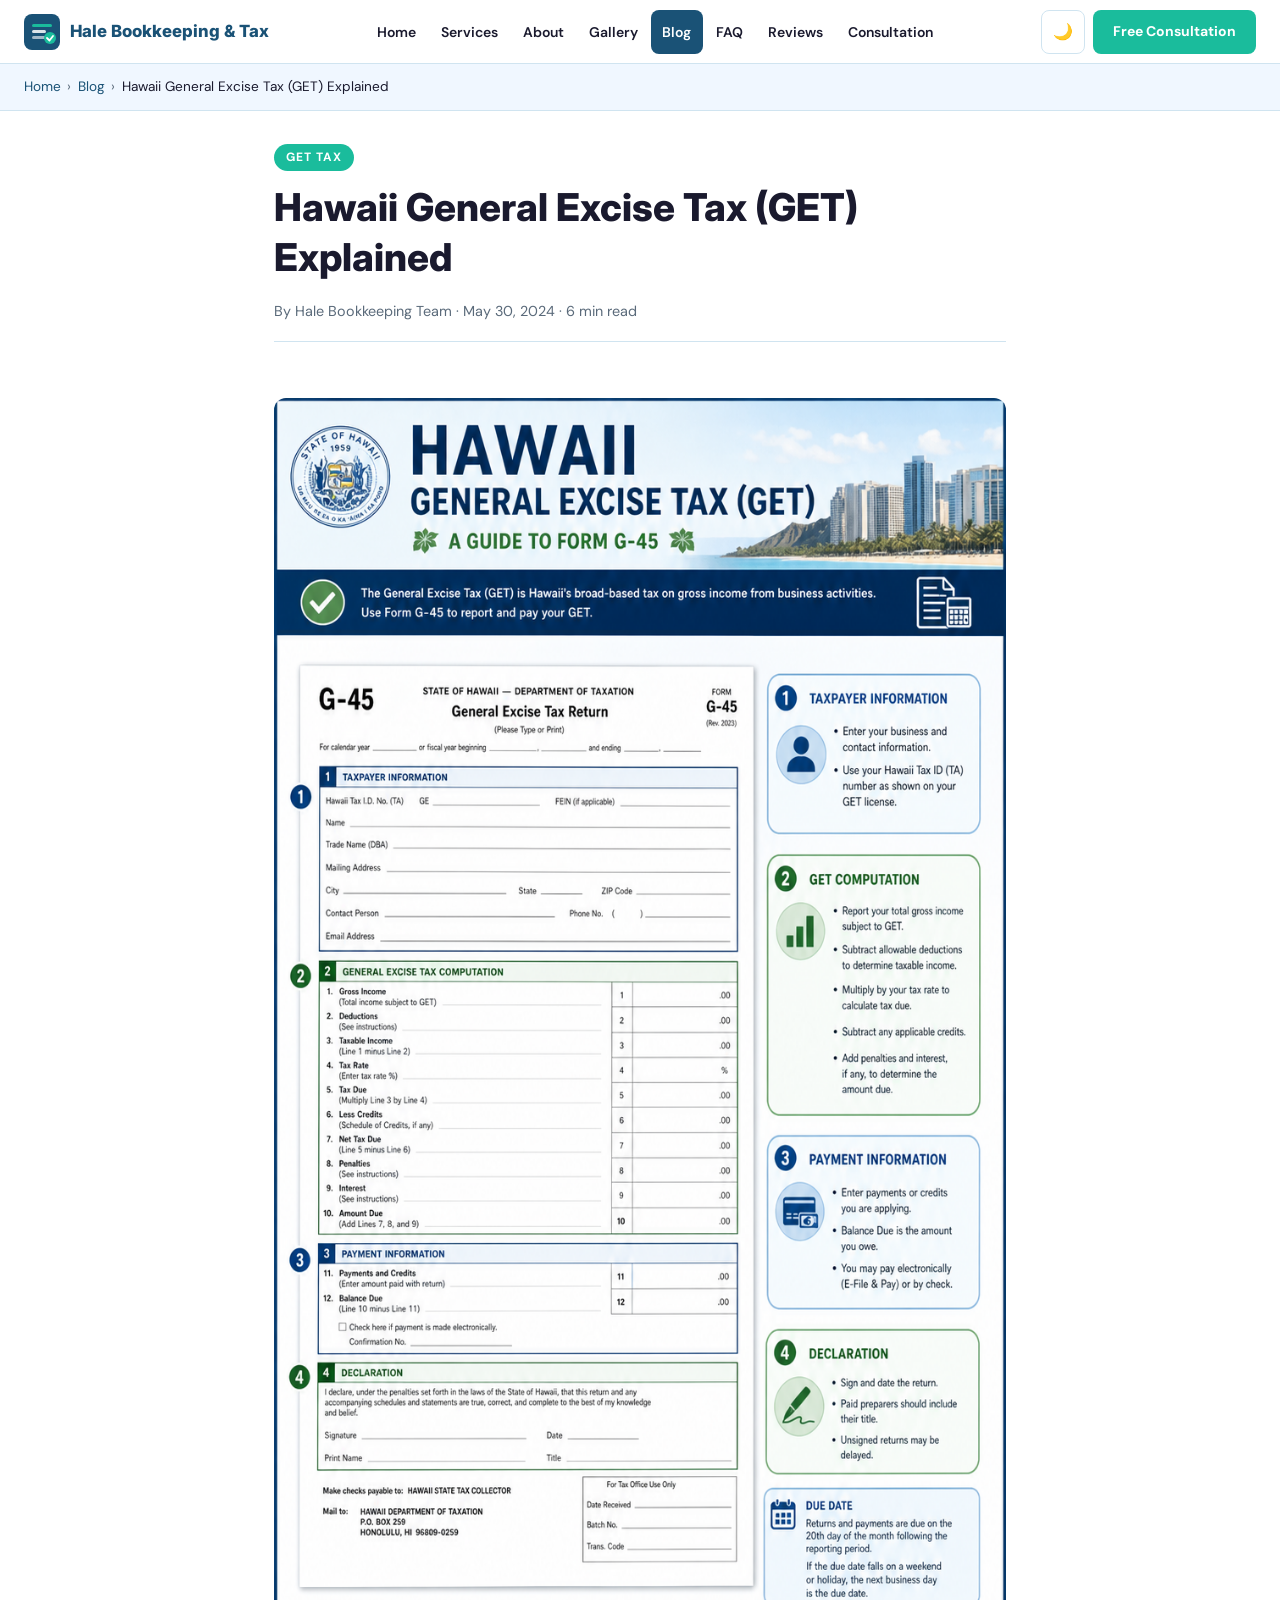
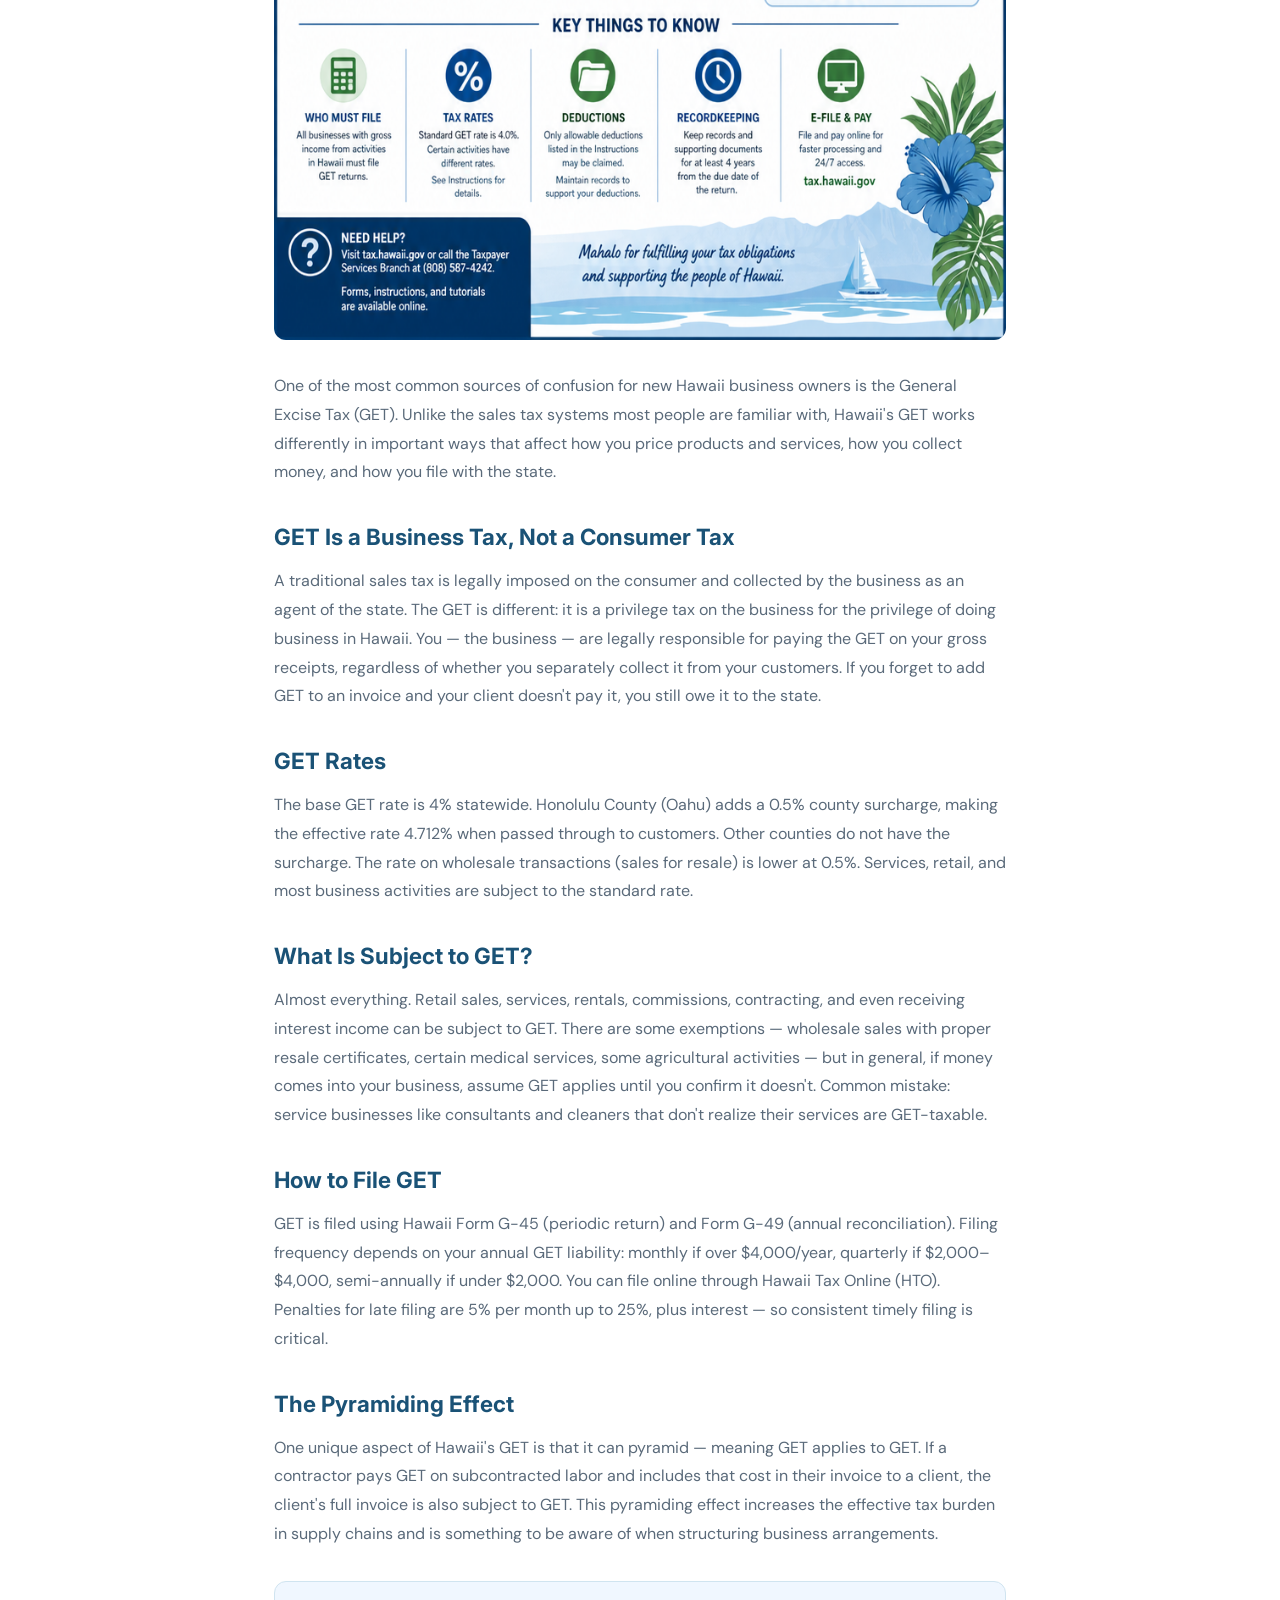
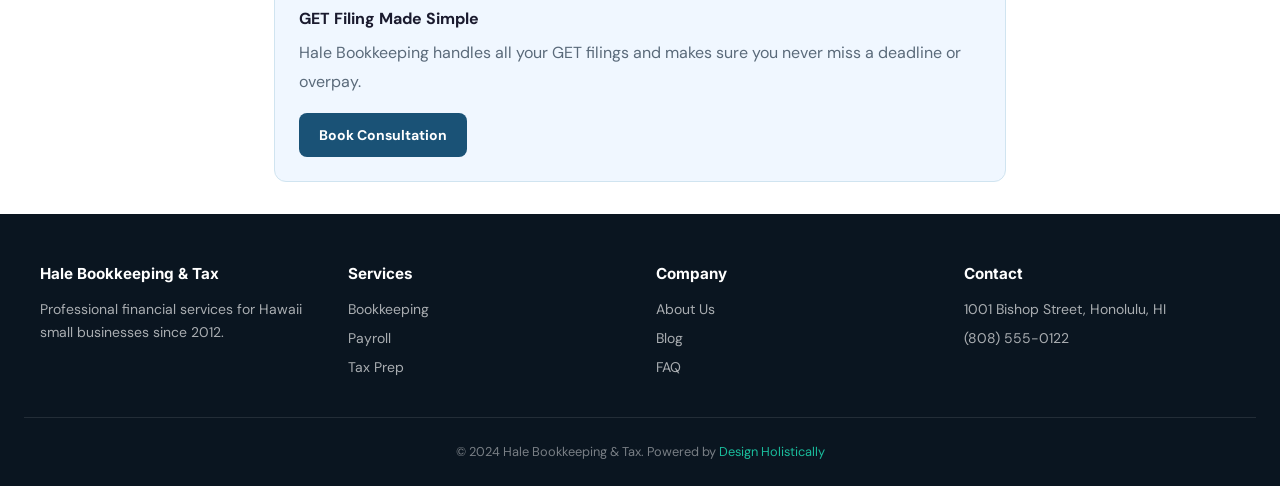
<file: blog-post-2.html>
<!DOCTYPE html>
<html lang="en" data-theme="light">
<head>
<meta charset="UTF-8">
<meta name="viewport" content="width=device-width, initial-scale=1.0">
<title>Hawaii General Excise Tax (GET) Explained | Hale Bookkeeping &amp; Tax</title>
<link rel="stylesheet" href="css/style.css">
  <link rel="icon" type="image/x-icon" href="images/favicon.ico">
  <link rel="icon" type="image/png" sizes="32x32" href="images/favicon-32x32.png">
  <link rel="icon" type="image/png" sizes="16x16" href="images/favicon-16x16.png">
  <link rel="apple-touch-icon" sizes="180x180" href="images/apple-touch-icon.png">
</head>
<body>
<header>
<a href="index.html" class="logo-link">
<svg width="36" height="36" viewBox="0 0 36 36" fill="none" xmlns="http://www.w3.org/2000/svg">
<rect width="36" height="36" rx="8" fill="#1A5276"/>
<rect x="8" y="10" width="20" height="3" rx="1.5" fill="#1ABC9C"/>
<rect x="8" y="16" width="14" height="3" rx="1.5" fill="white" opacity="0.85"/>
<rect x="8" y="22" width="17" height="3" rx="1.5" fill="white" opacity="0.6"/>
<circle cx="26" cy="24" r="6" fill="#1ABC9C"/>
<path d="M23 24 L25.5 26.5 L29 22" stroke="white" stroke-width="1.8" stroke-linecap="round" stroke-linejoin="round" fill="none"/>
</svg>
<span class="logo-text">Hale Bookkeeping &amp; Tax</span>
</a>
<nav>
<a href="index.html">Home</a><a href="services.html">Services</a><a href="about.html">About</a>
<a href="gallery.html">Gallery</a><a href="blog.html" class="active">Blog</a><a href="faq.html">FAQ</a>
<a href="reviews.html">Reviews</a><a href="booking.html">Consultation</a>
</nav>
<div class="header-actions">
<button class="dark-toggle" id="darkToggle" aria-label="Toggle dark mode">🌙</button>
<a href="booking.html" class="cta-btn header-cta">Free Consultation</a>
<button class="hamburger" id="hamburger" aria-label="Open menu" aria-expanded="false"><span></span><span></span><span></span></button>
</div>
</header>
<div class="mobile-menu" id="mobileMenu">
<a href="index.html">Home</a><a href="services.html">Services</a><a href="about.html">About</a>
<a href="gallery.html">Gallery</a><a href="blog.html">Blog</a><a href="faq.html">FAQ</a>
<a href="reviews.html">Reviews</a><a href="booking.html">Consultation</a>
</div>
<div class="breadcrumb"><a href="index.html">Home</a><span>&#x203A;</span><a href="blog.html">Blog</a><span>&#x203A;</span>Hawaii General Excise Tax (GET) Explained</div>
<article class="blog-post">
<div class="tag">GET Tax</div>
<h1>Hawaii General Excise Tax (GET) Explained</h1>
<p class="post-meta">By Hale Bookkeeping Team · May 30, 2024 · 6 min read</p>
<img src="images/blog-2.png" alt="Hawaii General Excise Tax (GET) Explained">
<p>One of the most common sources of confusion for new Hawaii business owners is the General Excise Tax (GET). Unlike the sales tax systems most people are familiar with, Hawaii's GET works differently in important ways that affect how you price products and services, how you collect money, and how you file with the state.</p>
<h2>GET Is a Business Tax, Not a Consumer Tax</h2>
<p>A traditional sales tax is legally imposed on the consumer and collected by the business as an agent of the state. The GET is different: it is a privilege tax on the business for the privilege of doing business in Hawaii. You — the business — are legally responsible for paying the GET on your gross receipts, regardless of whether you separately collect it from your customers. If you forget to add GET to an invoice and your client doesn't pay it, you still owe it to the state.</p>
<h2>GET Rates</h2>
<p>The base GET rate is 4% statewide. Honolulu County (Oahu) adds a 0.5% county surcharge, making the effective rate 4.712% when passed through to customers. Other counties do not have the surcharge. The rate on wholesale transactions (sales for resale) is lower at 0.5%. Services, retail, and most business activities are subject to the standard rate.</p>
<h2>What Is Subject to GET?</h2>
<p>Almost everything. Retail sales, services, rentals, commissions, contracting, and even receiving interest income can be subject to GET. There are some exemptions — wholesale sales with proper resale certificates, certain medical services, some agricultural activities — but in general, if money comes into your business, assume GET applies until you confirm it doesn't. Common mistake: service businesses like consultants and cleaners that don't realize their services are GET-taxable.</p>
<h2>How to File GET</h2>
<p>GET is filed using Hawaii Form G-45 (periodic return) and Form G-49 (annual reconciliation). Filing frequency depends on your annual GET liability: monthly if over $4,000/year, quarterly if $2,000–$4,000, semi-annually if under $2,000. You can file online through Hawaii Tax Online (HTO). Penalties for late filing are 5% per month up to 25%, plus interest — so consistent timely filing is critical.</p>
<h2>The Pyramiding Effect</h2>
<p>One unique aspect of Hawaii's GET is that it can pyramid — meaning GET applies to GET. If a contractor pays GET on subcontracted labor and includes that cost in their invoice to a client, the client's full invoice is also subject to GET. This pyramiding effect increases the effective tax burden in supply chains and is something to be aware of when structuring business arrangements.</p>
<div style="background:var(--bg-alt);border:1px solid var(--border);border-radius:12px;padding:1.5rem;margin-top:2rem;">
<strong>GET Filing Made Simple</strong>
<p style="margin:0.5rem 0 1rem;">Hale Bookkeeping handles all your GET filings and makes sure you never miss a deadline or overpay.</p>
<a href="booking.html" class="cta-btn primary">Book Consultation</a>
</div>
</article>
<footer>
<div class="footer-grid">
<div class="footer-col"><h4>Hale Bookkeeping &amp; Tax</h4><p>Professional financial services for Hawaii small businesses since 2012.</p></div>
<div class="footer-col"><h4>Services</h4><a href="services.html">Bookkeeping</a><a href="services.html">Payroll</a><a href="services.html">Tax Prep</a></div>
<div class="footer-col"><h4>Company</h4><a href="about.html">About Us</a><a href="blog.html">Blog</a><a href="faq.html">FAQ</a></div>
<div class="footer-col"><h4>Contact</h4><p>1001 Bishop Street, Honolulu, HI</p><a href="tel:8085550122">(808) 555-0122</a></div>
</div>
<div class="footer-bottom"><p>&copy; 2024 Hale Bookkeeping &amp; Tax. Powered by <a href="https://designholistically.com" target="_blank" rel="noopener">Design Holistically</a></p></div>
</footer>
<button id="backToTop" aria-label="Back to top">&#8593;</button>
<script src="js/main.js"></script>
</body>
</html>
</file>
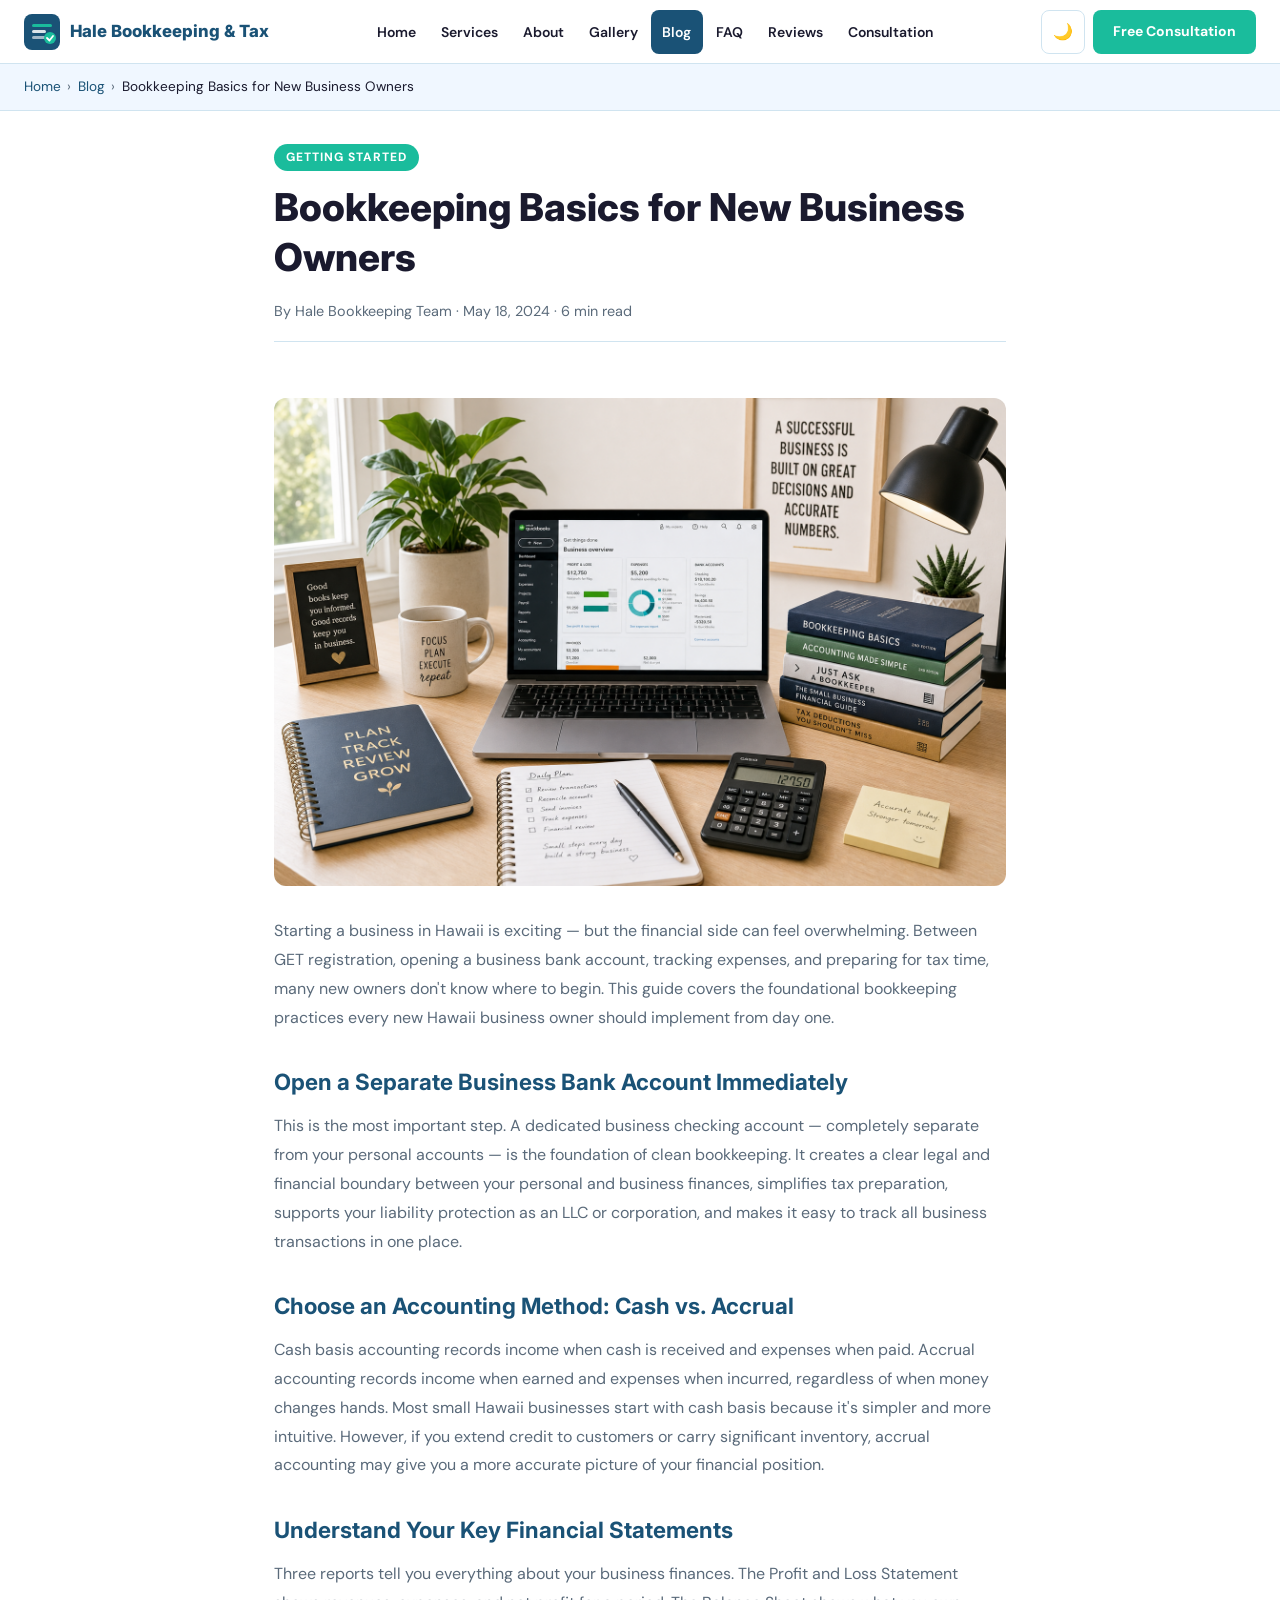
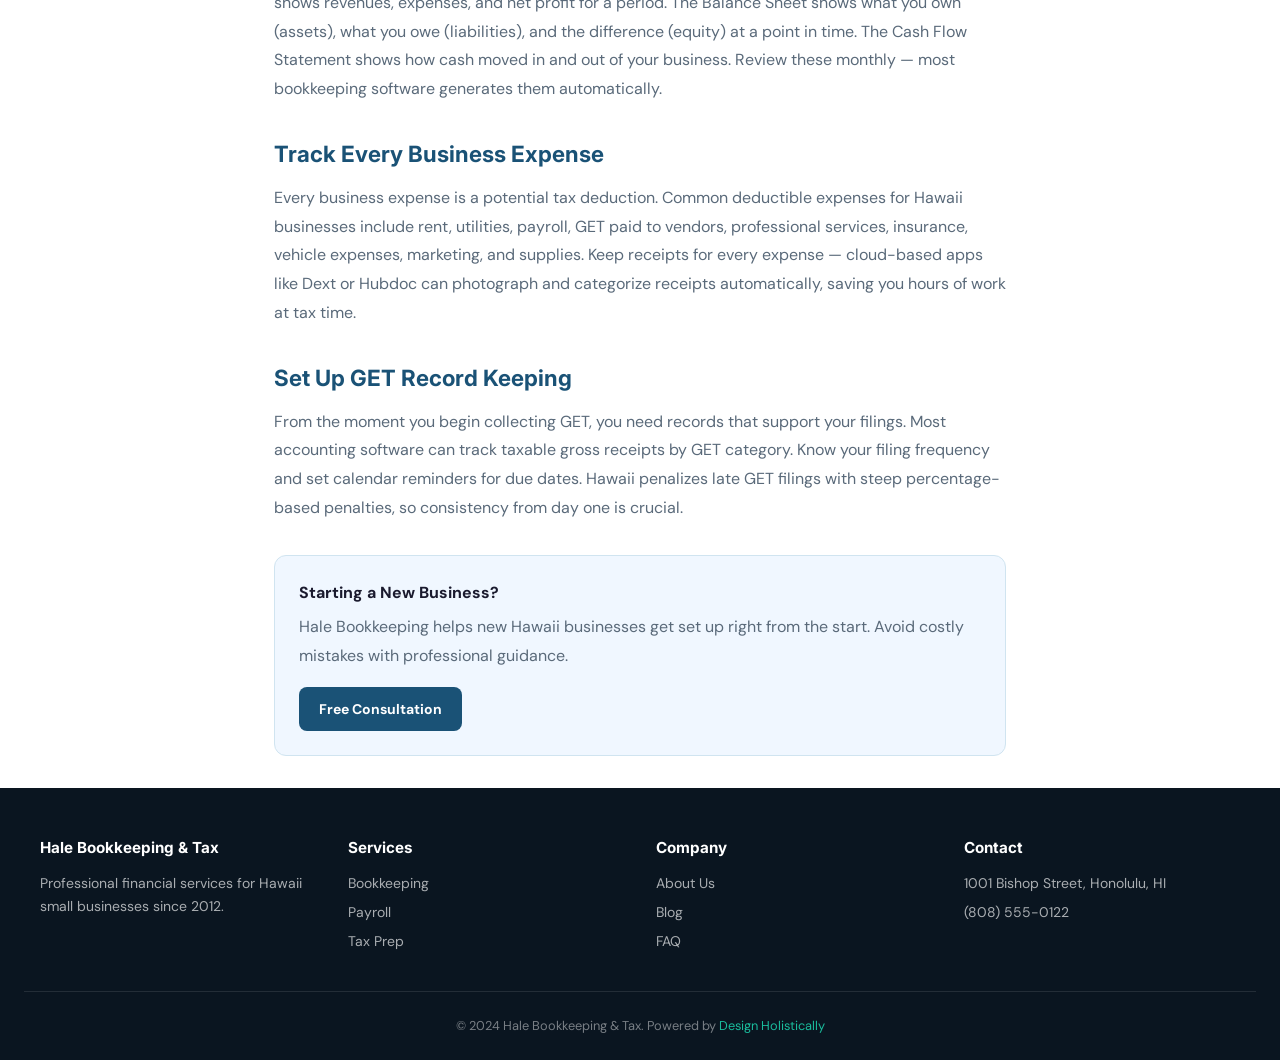
<file: blog-post-3.html>
<!DOCTYPE html>
<html lang="en" data-theme="light">
<head>
<meta charset="UTF-8">
<meta name="viewport" content="width=device-width, initial-scale=1.0">
<title>Bookkeeping Basics for New Business Owners | Hale Bookkeeping &amp; Tax</title>
<link rel="stylesheet" href="css/style.css">
  <link rel="icon" type="image/x-icon" href="images/favicon.ico">
  <link rel="icon" type="image/png" sizes="32x32" href="images/favicon-32x32.png">
  <link rel="icon" type="image/png" sizes="16x16" href="images/favicon-16x16.png">
  <link rel="apple-touch-icon" sizes="180x180" href="images/apple-touch-icon.png">
</head>
<body>
<header>
<a href="index.html" class="logo-link">
<svg width="36" height="36" viewBox="0 0 36 36" fill="none" xmlns="http://www.w3.org/2000/svg">
<rect width="36" height="36" rx="8" fill="#1A5276"/>
<rect x="8" y="10" width="20" height="3" rx="1.5" fill="#1ABC9C"/>
<rect x="8" y="16" width="14" height="3" rx="1.5" fill="white" opacity="0.85"/>
<rect x="8" y="22" width="17" height="3" rx="1.5" fill="white" opacity="0.6"/>
<circle cx="26" cy="24" r="6" fill="#1ABC9C"/>
<path d="M23 24 L25.5 26.5 L29 22" stroke="white" stroke-width="1.8" stroke-linecap="round" stroke-linejoin="round" fill="none"/>
</svg>
<span class="logo-text">Hale Bookkeeping &amp; Tax</span>
</a>
<nav>
<a href="index.html">Home</a><a href="services.html">Services</a><a href="about.html">About</a>
<a href="gallery.html">Gallery</a><a href="blog.html" class="active">Blog</a><a href="faq.html">FAQ</a>
<a href="reviews.html">Reviews</a><a href="booking.html">Consultation</a>
</nav>
<div class="header-actions">
<button class="dark-toggle" id="darkToggle" aria-label="Toggle dark mode">🌙</button>
<a href="booking.html" class="cta-btn header-cta">Free Consultation</a>
<button class="hamburger" id="hamburger" aria-label="Open menu" aria-expanded="false"><span></span><span></span><span></span></button>
</div>
</header>
<div class="mobile-menu" id="mobileMenu">
<a href="index.html">Home</a><a href="services.html">Services</a><a href="about.html">About</a>
<a href="gallery.html">Gallery</a><a href="blog.html">Blog</a><a href="faq.html">FAQ</a>
<a href="reviews.html">Reviews</a><a href="booking.html">Consultation</a>
</div>
<div class="breadcrumb"><a href="index.html">Home</a><span>&#x203A;</span><a href="blog.html">Blog</a><span>&#x203A;</span>Bookkeeping Basics for New Business Owners</div>
<article class="blog-post">
<div class="tag">Getting Started</div>
<h1>Bookkeeping Basics for New Business Owners</h1>
<p class="post-meta">By Hale Bookkeeping Team · May 18, 2024 · 6 min read</p>
<img src="images/blog-3.png" alt="Bookkeeping Basics for New Business Owners">
<p>Starting a business in Hawaii is exciting — but the financial side can feel overwhelming. Between GET registration, opening a business bank account, tracking expenses, and preparing for tax time, many new owners don't know where to begin. This guide covers the foundational bookkeeping practices every new Hawaii business owner should implement from day one.</p>
<h2>Open a Separate Business Bank Account Immediately</h2>
<p>This is the most important step. A dedicated business checking account — completely separate from your personal accounts — is the foundation of clean bookkeeping. It creates a clear legal and financial boundary between your personal and business finances, simplifies tax preparation, supports your liability protection as an LLC or corporation, and makes it easy to track all business transactions in one place.</p>
<h2>Choose an Accounting Method: Cash vs. Accrual</h2>
<p>Cash basis accounting records income when cash is received and expenses when paid. Accrual accounting records income when earned and expenses when incurred, regardless of when money changes hands. Most small Hawaii businesses start with cash basis because it's simpler and more intuitive. However, if you extend credit to customers or carry significant inventory, accrual accounting may give you a more accurate picture of your financial position.</p>
<h2>Understand Your Key Financial Statements</h2>
<p>Three reports tell you everything about your business finances. The Profit and Loss Statement shows revenues, expenses, and net profit for a period. The Balance Sheet shows what you own (assets), what you owe (liabilities), and the difference (equity) at a point in time. The Cash Flow Statement shows how cash moved in and out of your business. Review these monthly — most bookkeeping software generates them automatically.</p>
<h2>Track Every Business Expense</h2>
<p>Every business expense is a potential tax deduction. Common deductible expenses for Hawaii businesses include rent, utilities, payroll, GET paid to vendors, professional services, insurance, vehicle expenses, marketing, and supplies. Keep receipts for every expense — cloud-based apps like Dext or Hubdoc can photograph and categorize receipts automatically, saving you hours of work at tax time.</p>
<h2>Set Up GET Record Keeping</h2>
<p>From the moment you begin collecting GET, you need records that support your filings. Most accounting software can track taxable gross receipts by GET category. Know your filing frequency and set calendar reminders for due dates. Hawaii penalizes late GET filings with steep percentage-based penalties, so consistency from day one is crucial.</p>
<div style="background:var(--bg-alt);border:1px solid var(--border);border-radius:12px;padding:1.5rem;margin-top:2rem;">
<strong>Starting a New Business?</strong>
<p style="margin:0.5rem 0 1rem;">Hale Bookkeeping helps new Hawaii businesses get set up right from the start. Avoid costly mistakes with professional guidance.</p>
<a href="booking.html" class="cta-btn primary">Free Consultation</a>
</div>
</article>
<footer>
<div class="footer-grid">
<div class="footer-col"><h4>Hale Bookkeeping &amp; Tax</h4><p>Professional financial services for Hawaii small businesses since 2012.</p></div>
<div class="footer-col"><h4>Services</h4><a href="services.html">Bookkeeping</a><a href="services.html">Payroll</a><a href="services.html">Tax Prep</a></div>
<div class="footer-col"><h4>Company</h4><a href="about.html">About Us</a><a href="blog.html">Blog</a><a href="faq.html">FAQ</a></div>
<div class="footer-col"><h4>Contact</h4><p>1001 Bishop Street, Honolulu, HI</p><a href="tel:8085550122">(808) 555-0122</a></div>
</div>
<div class="footer-bottom"><p>&copy; 2024 Hale Bookkeeping &amp; Tax. Powered by <a href="https://designholistically.com" target="_blank" rel="noopener">Design Holistically</a></p></div>
</footer>
<button id="backToTop" aria-label="Back to top">&#8593;</button>
<script src="js/main.js"></script>
</body>
</html>
</file>
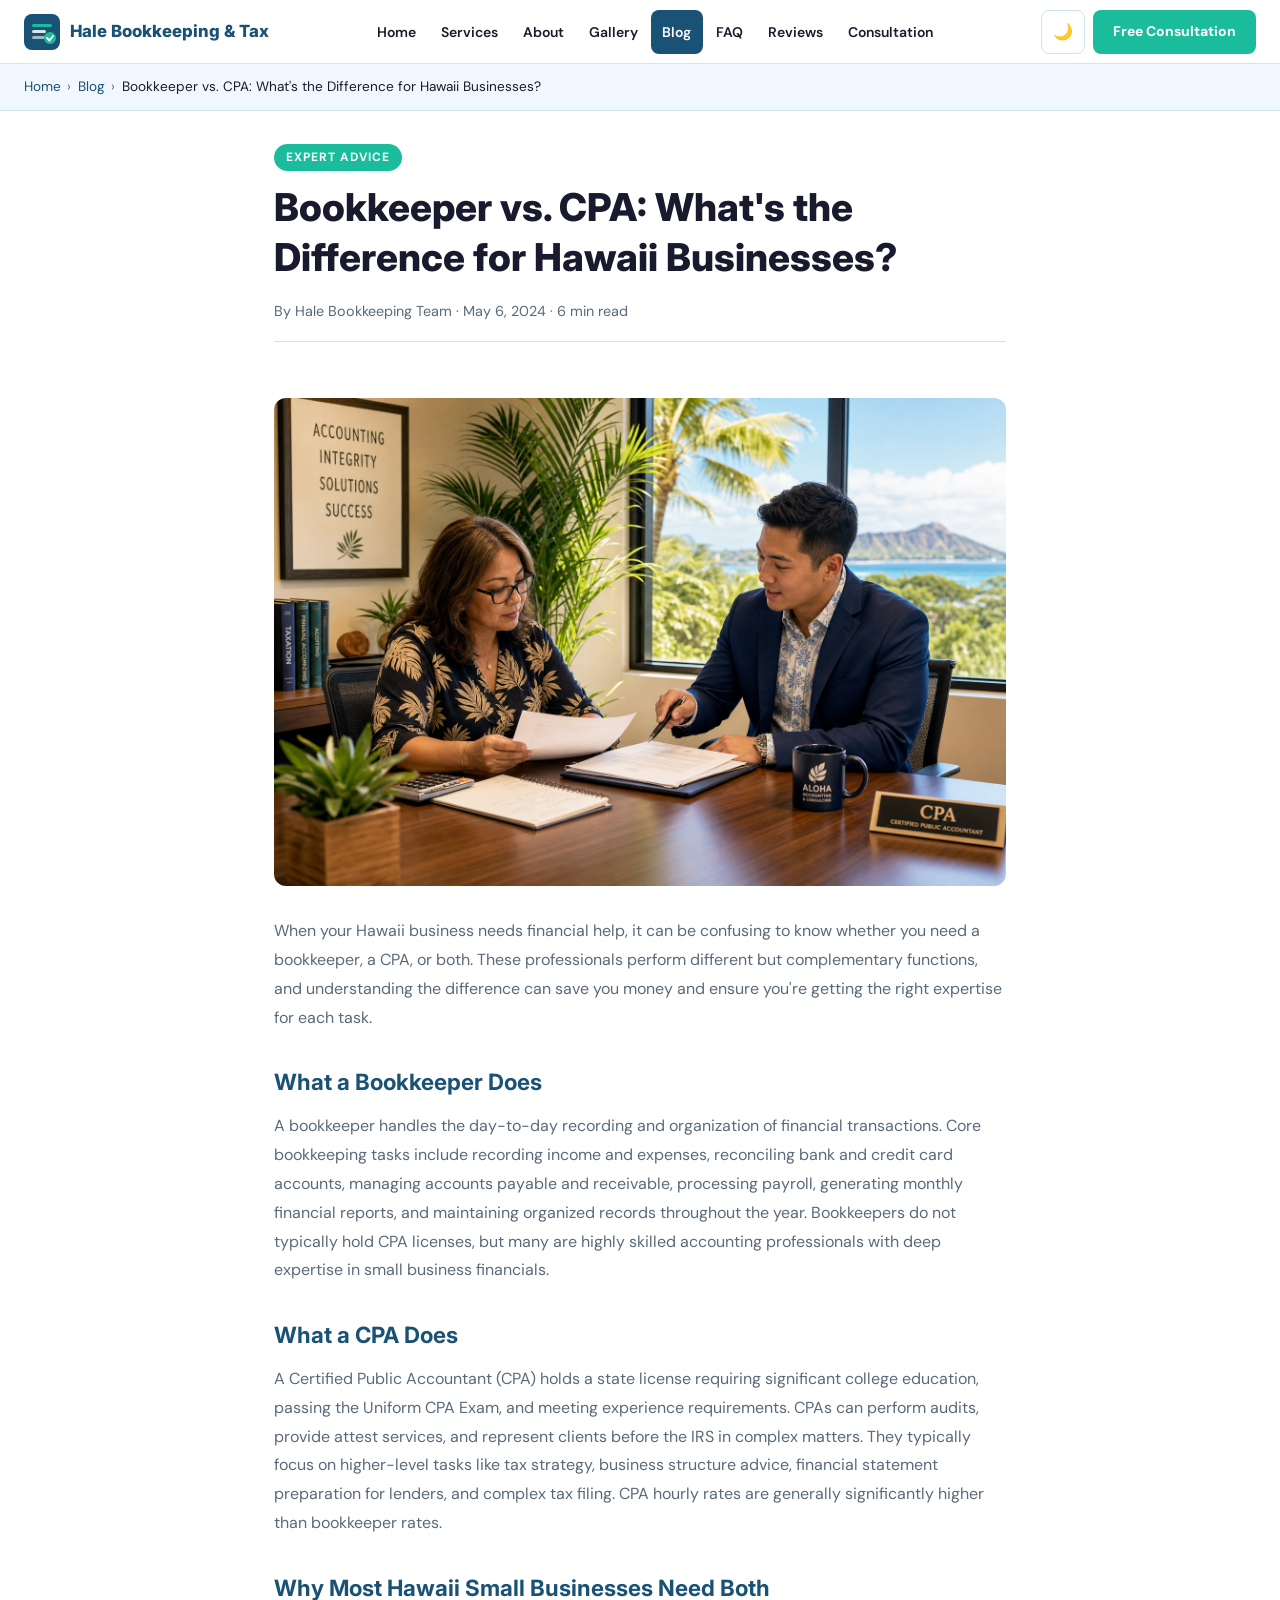
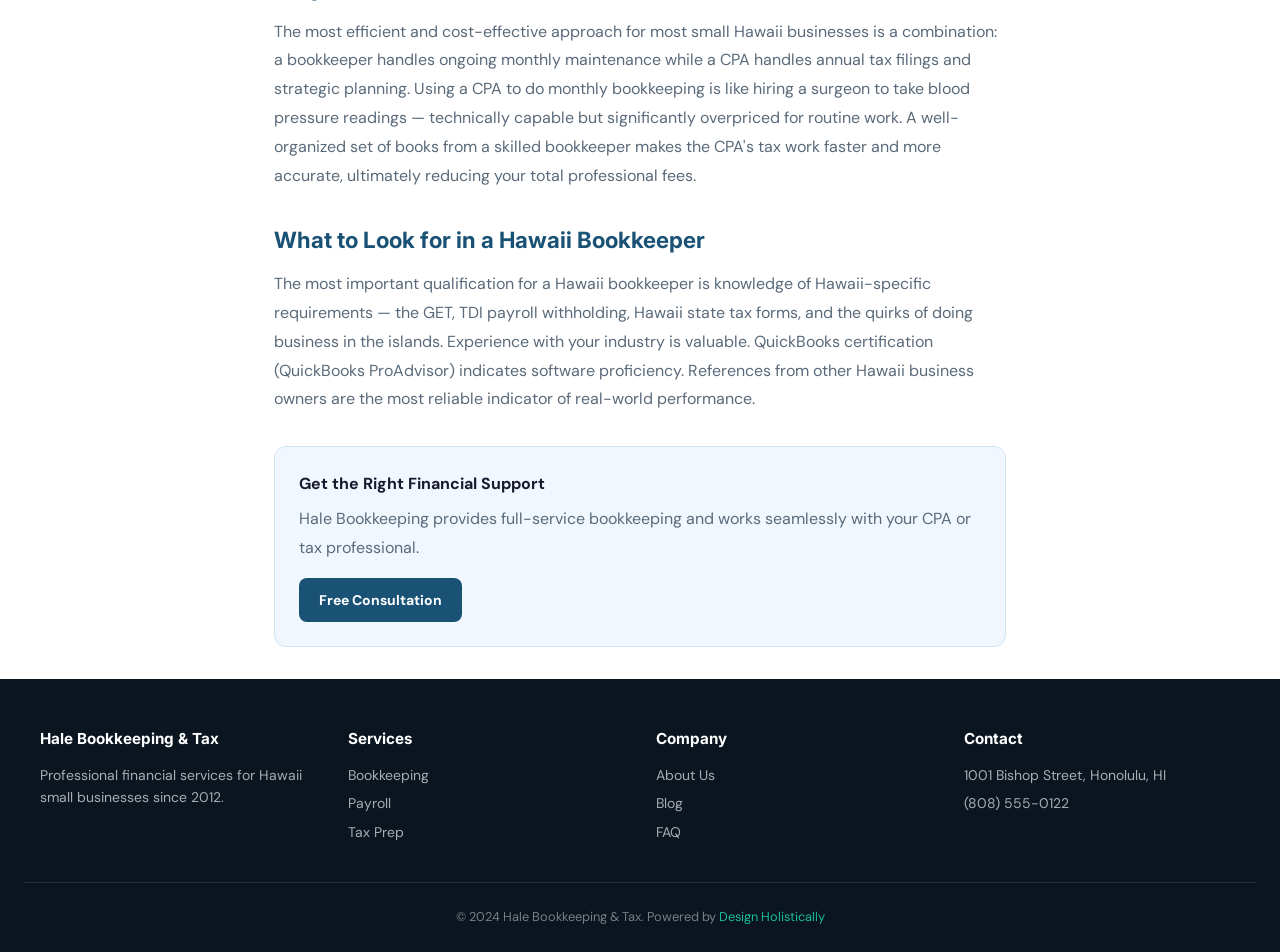
<file: blog-post-4.html>
<!DOCTYPE html>
<html lang="en" data-theme="light">
<head>
<meta charset="UTF-8">
<meta name="viewport" content="width=device-width, initial-scale=1.0">
<title>Bookkeeper vs. CPA: What's the Difference for Hawaii Businesses? | Hale Bookkeeping &amp; Tax</title>
<link rel="stylesheet" href="css/style.css">
  <link rel="icon" type="image/x-icon" href="images/favicon.ico">
  <link rel="icon" type="image/png" sizes="32x32" href="images/favicon-32x32.png">
  <link rel="icon" type="image/png" sizes="16x16" href="images/favicon-16x16.png">
  <link rel="apple-touch-icon" sizes="180x180" href="images/apple-touch-icon.png">
</head>
<body>
<header>
<a href="index.html" class="logo-link">
<svg width="36" height="36" viewBox="0 0 36 36" fill="none" xmlns="http://www.w3.org/2000/svg">
<rect width="36" height="36" rx="8" fill="#1A5276"/>
<rect x="8" y="10" width="20" height="3" rx="1.5" fill="#1ABC9C"/>
<rect x="8" y="16" width="14" height="3" rx="1.5" fill="white" opacity="0.85"/>
<rect x="8" y="22" width="17" height="3" rx="1.5" fill="white" opacity="0.6"/>
<circle cx="26" cy="24" r="6" fill="#1ABC9C"/>
<path d="M23 24 L25.5 26.5 L29 22" stroke="white" stroke-width="1.8" stroke-linecap="round" stroke-linejoin="round" fill="none"/>
</svg>
<span class="logo-text">Hale Bookkeeping &amp; Tax</span>
</a>
<nav>
<a href="index.html">Home</a><a href="services.html">Services</a><a href="about.html">About</a>
<a href="gallery.html">Gallery</a><a href="blog.html" class="active">Blog</a><a href="faq.html">FAQ</a>
<a href="reviews.html">Reviews</a><a href="booking.html">Consultation</a>
</nav>
<div class="header-actions">
<button class="dark-toggle" id="darkToggle" aria-label="Toggle dark mode">🌙</button>
<a href="booking.html" class="cta-btn header-cta">Free Consultation</a>
<button class="hamburger" id="hamburger" aria-label="Open menu" aria-expanded="false"><span></span><span></span><span></span></button>
</div>
</header>
<div class="mobile-menu" id="mobileMenu">
<a href="index.html">Home</a><a href="services.html">Services</a><a href="about.html">About</a>
<a href="gallery.html">Gallery</a><a href="blog.html">Blog</a><a href="faq.html">FAQ</a>
<a href="reviews.html">Reviews</a><a href="booking.html">Consultation</a>
</div>
<div class="breadcrumb"><a href="index.html">Home</a><span>&#x203A;</span><a href="blog.html">Blog</a><span>&#x203A;</span>Bookkeeper vs. CPA: What's the Difference for Hawaii Businesses?</div>
<article class="blog-post">
<div class="tag">Expert Advice</div>
<h1>Bookkeeper vs. CPA: What's the Difference for Hawaii Businesses?</h1>
<p class="post-meta">By Hale Bookkeeping Team · May 6, 2024 · 6 min read</p>
<img src="images/blog-4.png" alt="Bookkeeper vs. CPA: What's the Difference for Hawaii Businesses?">
<p>When your Hawaii business needs financial help, it can be confusing to know whether you need a bookkeeper, a CPA, or both. These professionals perform different but complementary functions, and understanding the difference can save you money and ensure you're getting the right expertise for each task.</p>
<h2>What a Bookkeeper Does</h2>
<p>A bookkeeper handles the day-to-day recording and organization of financial transactions. Core bookkeeping tasks include recording income and expenses, reconciling bank and credit card accounts, managing accounts payable and receivable, processing payroll, generating monthly financial reports, and maintaining organized records throughout the year. Bookkeepers do not typically hold CPA licenses, but many are highly skilled accounting professionals with deep expertise in small business financials.</p>
<h2>What a CPA Does</h2>
<p>A Certified Public Accountant (CPA) holds a state license requiring significant college education, passing the Uniform CPA Exam, and meeting experience requirements. CPAs can perform audits, provide attest services, and represent clients before the IRS in complex matters. They typically focus on higher-level tasks like tax strategy, business structure advice, financial statement preparation for lenders, and complex tax filing. CPA hourly rates are generally significantly higher than bookkeeper rates.</p>
<h2>Why Most Hawaii Small Businesses Need Both</h2>
<p>The most efficient and cost-effective approach for most small Hawaii businesses is a combination: a bookkeeper handles ongoing monthly maintenance while a CPA handles annual tax filings and strategic planning. Using a CPA to do monthly bookkeeping is like hiring a surgeon to take blood pressure readings — technically capable but significantly overpriced for routine work. A well-organized set of books from a skilled bookkeeper makes the CPA's tax work faster and more accurate, ultimately reducing your total professional fees.</p>
<h2>What to Look for in a Hawaii Bookkeeper</h2>
<p>The most important qualification for a Hawaii bookkeeper is knowledge of Hawaii-specific requirements — the GET, TDI payroll withholding, Hawaii state tax forms, and the quirks of doing business in the islands. Experience with your industry is valuable. QuickBooks certification (QuickBooks ProAdvisor) indicates software proficiency. References from other Hawaii business owners are the most reliable indicator of real-world performance.</p>
<div style="background:var(--bg-alt);border:1px solid var(--border);border-radius:12px;padding:1.5rem;margin-top:2rem;">
<strong>Get the Right Financial Support</strong>
<p style="margin:0.5rem 0 1rem;">Hale Bookkeeping provides full-service bookkeeping and works seamlessly with your CPA or tax professional.</p>
<a href="booking.html" class="cta-btn primary">Free Consultation</a>
</div>
</article>
<footer>
<div class="footer-grid">
<div class="footer-col"><h4>Hale Bookkeeping &amp; Tax</h4><p>Professional financial services for Hawaii small businesses since 2012.</p></div>
<div class="footer-col"><h4>Services</h4><a href="services.html">Bookkeeping</a><a href="services.html">Payroll</a><a href="services.html">Tax Prep</a></div>
<div class="footer-col"><h4>Company</h4><a href="about.html">About Us</a><a href="blog.html">Blog</a><a href="faq.html">FAQ</a></div>
<div class="footer-col"><h4>Contact</h4><p>1001 Bishop Street, Honolulu, HI</p><a href="tel:8085550122">(808) 555-0122</a></div>
</div>
<div class="footer-bottom"><p>&copy; 2024 Hale Bookkeeping &amp; Tax. Powered by <a href="https://designholistically.com" target="_blank" rel="noopener">Design Holistically</a></p></div>
</footer>
<button id="backToTop" aria-label="Back to top">&#8593;</button>
<script src="js/main.js"></script>
</body>
</html>
</file>
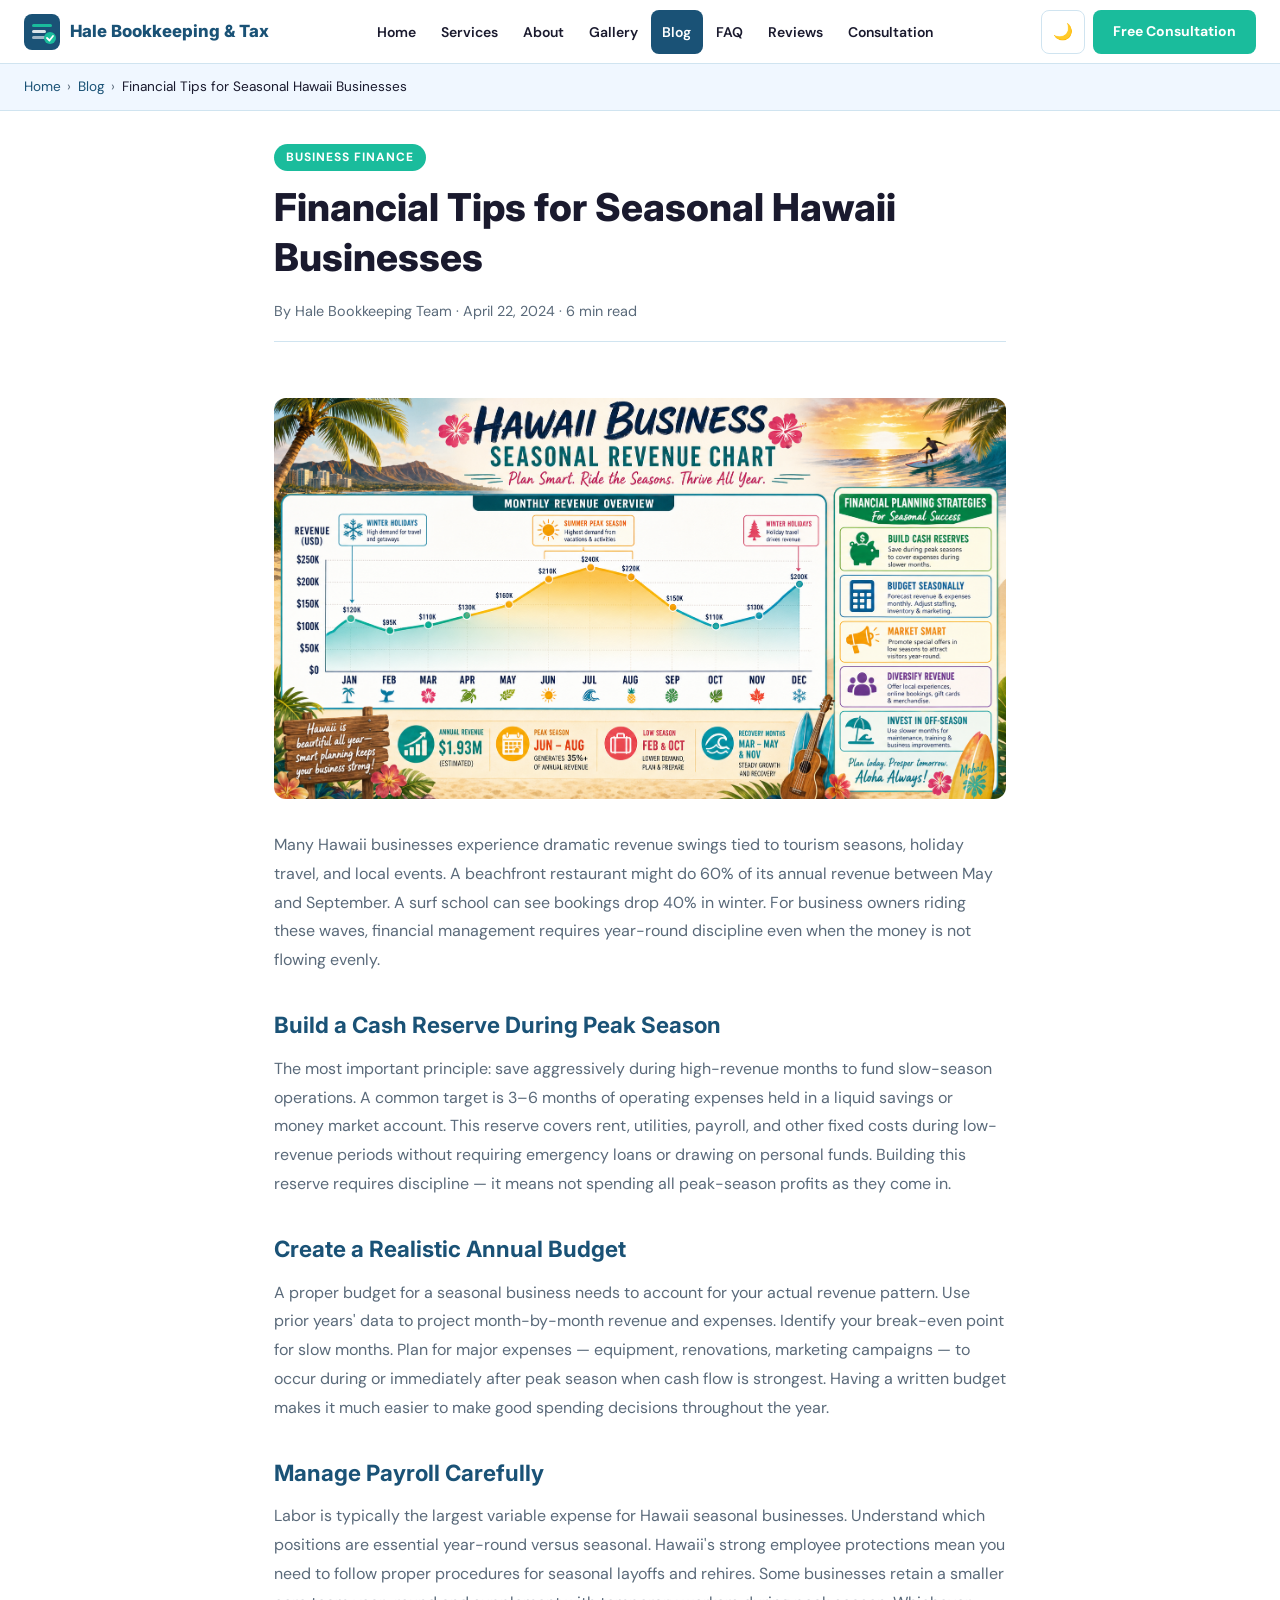
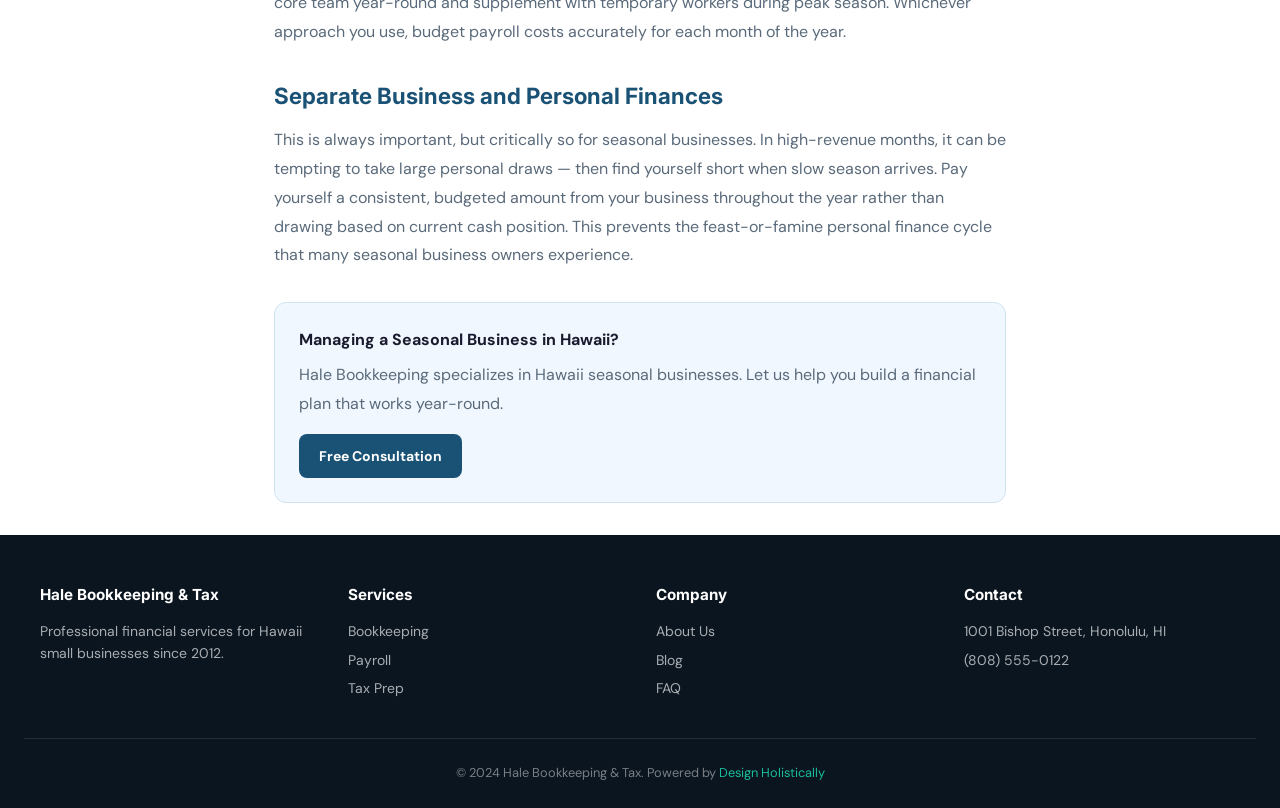
<file: blog-post-5.html>
<!DOCTYPE html>
<html lang="en" data-theme="light">
<head>
<meta charset="UTF-8">
<meta name="viewport" content="width=device-width, initial-scale=1.0">
<title>Financial Tips for Seasonal Hawaii Businesses | Hale Bookkeeping &amp; Tax</title>
<link rel="stylesheet" href="css/style.css">
  <link rel="icon" type="image/x-icon" href="images/favicon.ico">
  <link rel="icon" type="image/png" sizes="32x32" href="images/favicon-32x32.png">
  <link rel="icon" type="image/png" sizes="16x16" href="images/favicon-16x16.png">
  <link rel="apple-touch-icon" sizes="180x180" href="images/apple-touch-icon.png">
</head>
<body>
<header>
<a href="index.html" class="logo-link">
<svg width="36" height="36" viewBox="0 0 36 36" fill="none" xmlns="http://www.w3.org/2000/svg">
<rect width="36" height="36" rx="8" fill="#1A5276"/>
<rect x="8" y="10" width="20" height="3" rx="1.5" fill="#1ABC9C"/>
<rect x="8" y="16" width="14" height="3" rx="1.5" fill="white" opacity="0.85"/>
<rect x="8" y="22" width="17" height="3" rx="1.5" fill="white" opacity="0.6"/>
<circle cx="26" cy="24" r="6" fill="#1ABC9C"/>
<path d="M23 24 L25.5 26.5 L29 22" stroke="white" stroke-width="1.8" stroke-linecap="round" stroke-linejoin="round" fill="none"/>
</svg>
<span class="logo-text">Hale Bookkeeping &amp; Tax</span>
</a>
<nav>
<a href="index.html">Home</a><a href="services.html">Services</a><a href="about.html">About</a>
<a href="gallery.html">Gallery</a><a href="blog.html" class="active">Blog</a><a href="faq.html">FAQ</a>
<a href="reviews.html">Reviews</a><a href="booking.html">Consultation</a>
</nav>
<div class="header-actions">
<button class="dark-toggle" id="darkToggle" aria-label="Toggle dark mode">🌙</button>
<a href="booking.html" class="cta-btn header-cta">Free Consultation</a>
<button class="hamburger" id="hamburger" aria-label="Open menu" aria-expanded="false"><span></span><span></span><span></span></button>
</div>
</header>
<div class="mobile-menu" id="mobileMenu">
<a href="index.html">Home</a><a href="services.html">Services</a><a href="about.html">About</a>
<a href="gallery.html">Gallery</a><a href="blog.html">Blog</a><a href="faq.html">FAQ</a>
<a href="reviews.html">Reviews</a><a href="booking.html">Consultation</a>
</div>
<div class="breadcrumb"><a href="index.html">Home</a><span>&#x203A;</span><a href="blog.html">Blog</a><span>&#x203A;</span>Financial Tips for Seasonal Hawaii Businesses</div>
<article class="blog-post">
<div class="tag">Business Finance</div>
<h1>Financial Tips for Seasonal Hawaii Businesses</h1>
<p class="post-meta">By Hale Bookkeeping Team · April 22, 2024 · 6 min read</p>
<img src="images/blog-5.png" alt="Financial Tips for Seasonal Hawaii Businesses">
<p>Many Hawaii businesses experience dramatic revenue swings tied to tourism seasons, holiday travel, and local events. A beachfront restaurant might do 60% of its annual revenue between May and September. A surf school can see bookings drop 40% in winter. For business owners riding these waves, financial management requires year-round discipline even when the money is not flowing evenly.</p>
<h2>Build a Cash Reserve During Peak Season</h2>
<p>The most important principle: save aggressively during high-revenue months to fund slow-season operations. A common target is 3–6 months of operating expenses held in a liquid savings or money market account. This reserve covers rent, utilities, payroll, and other fixed costs during low-revenue periods without requiring emergency loans or drawing on personal funds. Building this reserve requires discipline — it means not spending all peak-season profits as they come in.</p>
<h2>Create a Realistic Annual Budget</h2>
<p>A proper budget for a seasonal business needs to account for your actual revenue pattern. Use prior years' data to project month-by-month revenue and expenses. Identify your break-even point for slow months. Plan for major expenses — equipment, renovations, marketing campaigns — to occur during or immediately after peak season when cash flow is strongest. Having a written budget makes it much easier to make good spending decisions throughout the year.</p>
<h2>Manage Payroll Carefully</h2>
<p>Labor is typically the largest variable expense for Hawaii seasonal businesses. Understand which positions are essential year-round versus seasonal. Hawaii's strong employee protections mean you need to follow proper procedures for seasonal layoffs and rehires. Some businesses retain a smaller core team year-round and supplement with temporary workers during peak season. Whichever approach you use, budget payroll costs accurately for each month of the year.</p>
<h2>Separate Business and Personal Finances</h2>
<p>This is always important, but critically so for seasonal businesses. In high-revenue months, it can be tempting to take large personal draws — then find yourself short when slow season arrives. Pay yourself a consistent, budgeted amount from your business throughout the year rather than drawing based on current cash position. This prevents the feast-or-famine personal finance cycle that many seasonal business owners experience.</p>
<div style="background:var(--bg-alt);border:1px solid var(--border);border-radius:12px;padding:1.5rem;margin-top:2rem;">
<strong>Managing a Seasonal Business in Hawaii?</strong>
<p style="margin:0.5rem 0 1rem;">Hale Bookkeeping specializes in Hawaii seasonal businesses. Let us help you build a financial plan that works year-round.</p>
<a href="booking.html" class="cta-btn primary">Free Consultation</a>
</div>
</article>
<footer>
<div class="footer-grid">
<div class="footer-col"><h4>Hale Bookkeeping &amp; Tax</h4><p>Professional financial services for Hawaii small businesses since 2012.</p></div>
<div class="footer-col"><h4>Services</h4><a href="services.html">Bookkeeping</a><a href="services.html">Payroll</a><a href="services.html">Tax Prep</a></div>
<div class="footer-col"><h4>Company</h4><a href="about.html">About Us</a><a href="blog.html">Blog</a><a href="faq.html">FAQ</a></div>
<div class="footer-col"><h4>Contact</h4><p>1001 Bishop Street, Honolulu, HI</p><a href="tel:8085550122">(808) 555-0122</a></div>
</div>
<div class="footer-bottom"><p>&copy; 2024 Hale Bookkeeping &amp; Tax. Powered by <a href="https://designholistically.com" target="_blank" rel="noopener">Design Holistically</a></p></div>
</footer>
<button id="backToTop" aria-label="Back to top">&#8593;</button>
<script src="js/main.js"></script>
</body>
</html>
</file>
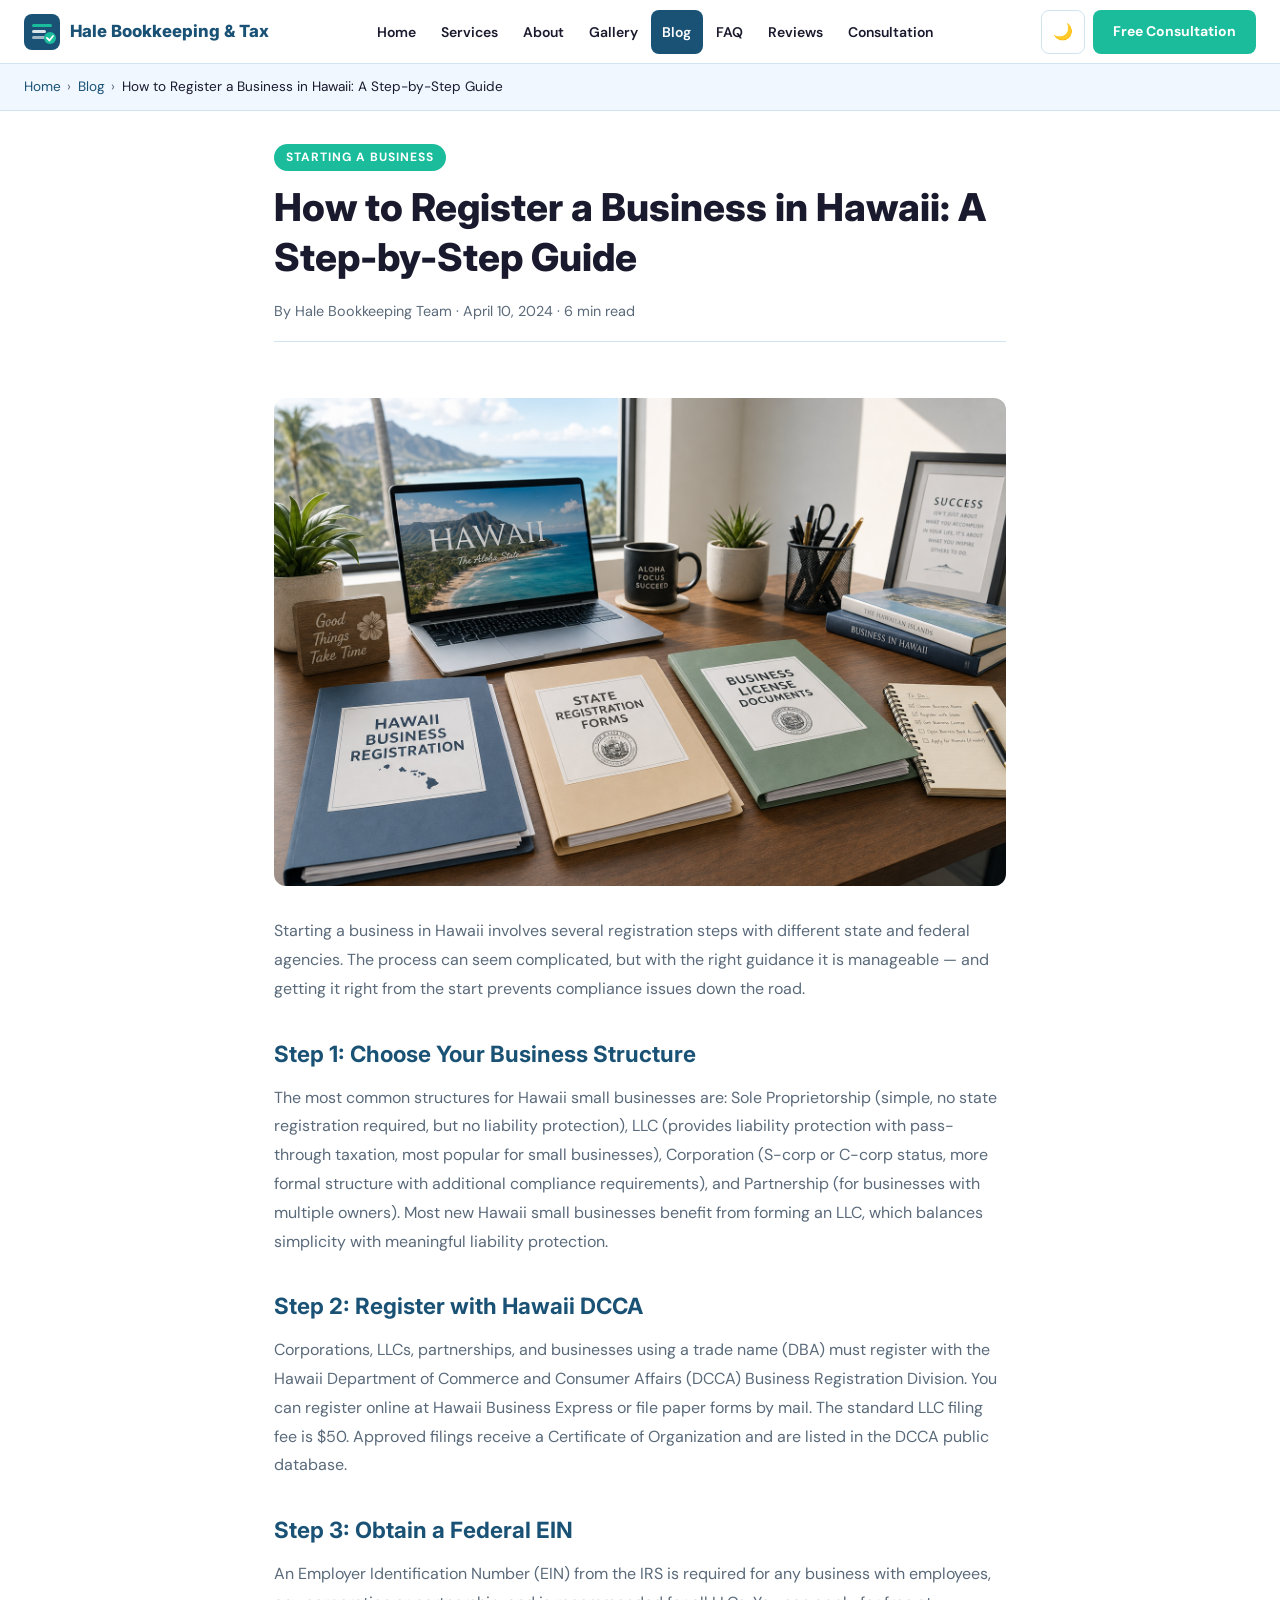
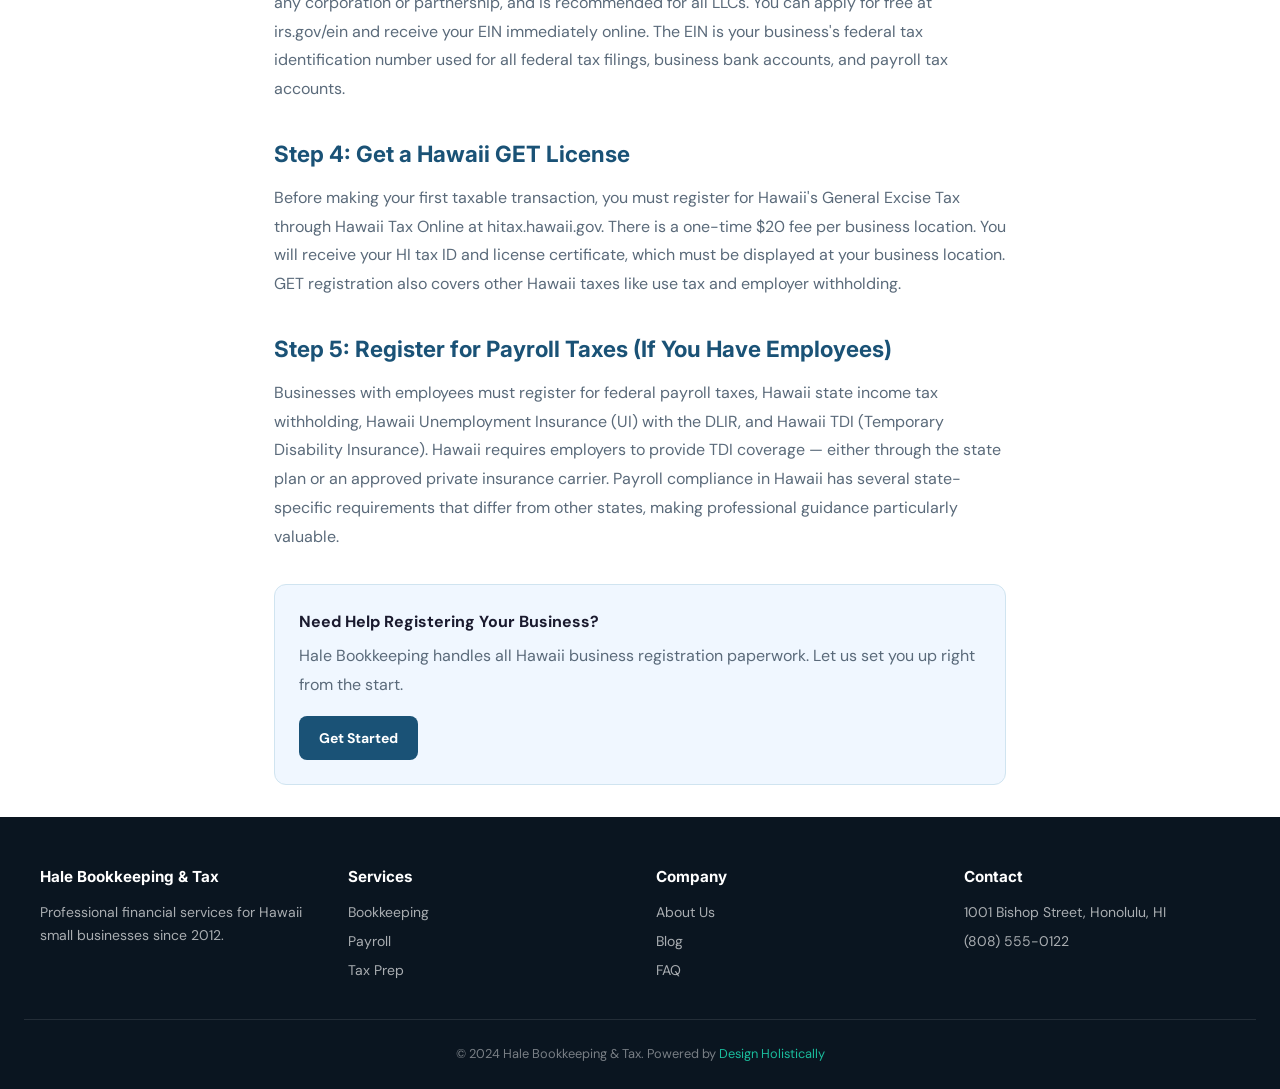
<file: blog-post-6.html>
<!DOCTYPE html>
<html lang="en" data-theme="light">
<head>
<meta charset="UTF-8">
<meta name="viewport" content="width=device-width, initial-scale=1.0">
<title>How to Register a Business in Hawaii: A Step-by-Step Guide | Hale Bookkeeping &amp; Tax</title>
<link rel="stylesheet" href="css/style.css">
  <link rel="icon" type="image/x-icon" href="images/favicon.ico">
  <link rel="icon" type="image/png" sizes="32x32" href="images/favicon-32x32.png">
  <link rel="icon" type="image/png" sizes="16x16" href="images/favicon-16x16.png">
  <link rel="apple-touch-icon" sizes="180x180" href="images/apple-touch-icon.png">
</head>
<body>
<header>
<a href="index.html" class="logo-link">
<svg width="36" height="36" viewBox="0 0 36 36" fill="none" xmlns="http://www.w3.org/2000/svg">
<rect width="36" height="36" rx="8" fill="#1A5276"/>
<rect x="8" y="10" width="20" height="3" rx="1.5" fill="#1ABC9C"/>
<rect x="8" y="16" width="14" height="3" rx="1.5" fill="white" opacity="0.85"/>
<rect x="8" y="22" width="17" height="3" rx="1.5" fill="white" opacity="0.6"/>
<circle cx="26" cy="24" r="6" fill="#1ABC9C"/>
<path d="M23 24 L25.5 26.5 L29 22" stroke="white" stroke-width="1.8" stroke-linecap="round" stroke-linejoin="round" fill="none"/>
</svg>
<span class="logo-text">Hale Bookkeeping &amp; Tax</span>
</a>
<nav>
<a href="index.html">Home</a><a href="services.html">Services</a><a href="about.html">About</a>
<a href="gallery.html">Gallery</a><a href="blog.html" class="active">Blog</a><a href="faq.html">FAQ</a>
<a href="reviews.html">Reviews</a><a href="booking.html">Consultation</a>
</nav>
<div class="header-actions">
<button class="dark-toggle" id="darkToggle" aria-label="Toggle dark mode">🌙</button>
<a href="booking.html" class="cta-btn header-cta">Free Consultation</a>
<button class="hamburger" id="hamburger" aria-label="Open menu" aria-expanded="false"><span></span><span></span><span></span></button>
</div>
</header>
<div class="mobile-menu" id="mobileMenu">
<a href="index.html">Home</a><a href="services.html">Services</a><a href="about.html">About</a>
<a href="gallery.html">Gallery</a><a href="blog.html">Blog</a><a href="faq.html">FAQ</a>
<a href="reviews.html">Reviews</a><a href="booking.html">Consultation</a>
</div>
<div class="breadcrumb"><a href="index.html">Home</a><span>&#x203A;</span><a href="blog.html">Blog</a><span>&#x203A;</span>How to Register a Business in Hawaii: A Step-by-Step Guide</div>
<article class="blog-post">
<div class="tag">Starting a Business</div>
<h1>How to Register a Business in Hawaii: A Step-by-Step Guide</h1>
<p class="post-meta">By Hale Bookkeeping Team · April 10, 2024 · 6 min read</p>
<img src="images/blog-6.png" alt="How to Register a Business in Hawaii: A Step-by-Step Guide">
<p>Starting a business in Hawaii involves several registration steps with different state and federal agencies. The process can seem complicated, but with the right guidance it is manageable — and getting it right from the start prevents compliance issues down the road.</p>
<h2>Step 1: Choose Your Business Structure</h2>
<p>The most common structures for Hawaii small businesses are: Sole Proprietorship (simple, no state registration required, but no liability protection), LLC (provides liability protection with pass-through taxation, most popular for small businesses), Corporation (S-corp or C-corp status, more formal structure with additional compliance requirements), and Partnership (for businesses with multiple owners). Most new Hawaii small businesses benefit from forming an LLC, which balances simplicity with meaningful liability protection.</p>
<h2>Step 2: Register with Hawaii DCCA</h2>
<p>Corporations, LLCs, partnerships, and businesses using a trade name (DBA) must register with the Hawaii Department of Commerce and Consumer Affairs (DCCA) Business Registration Division. You can register online at Hawaii Business Express or file paper forms by mail. The standard LLC filing fee is $50. Approved filings receive a Certificate of Organization and are listed in the DCCA public database.</p>
<h2>Step 3: Obtain a Federal EIN</h2>
<p>An Employer Identification Number (EIN) from the IRS is required for any business with employees, any corporation or partnership, and is recommended for all LLCs. You can apply for free at irs.gov/ein and receive your EIN immediately online. The EIN is your business's federal tax identification number used for all federal tax filings, business bank accounts, and payroll tax accounts.</p>
<h2>Step 4: Get a Hawaii GET License</h2>
<p>Before making your first taxable transaction, you must register for Hawaii's General Excise Tax through Hawaii Tax Online at hitax.hawaii.gov. There is a one-time $20 fee per business location. You will receive your HI tax ID and license certificate, which must be displayed at your business location. GET registration also covers other Hawaii taxes like use tax and employer withholding.</p>
<h2>Step 5: Register for Payroll Taxes (If You Have Employees)</h2>
<p>Businesses with employees must register for federal payroll taxes, Hawaii state income tax withholding, Hawaii Unemployment Insurance (UI) with the DLIR, and Hawaii TDI (Temporary Disability Insurance). Hawaii requires employers to provide TDI coverage — either through the state plan or an approved private insurance carrier. Payroll compliance in Hawaii has several state-specific requirements that differ from other states, making professional guidance particularly valuable.</p>
<div style="background:var(--bg-alt);border:1px solid var(--border);border-radius:12px;padding:1.5rem;margin-top:2rem;">
<strong>Need Help Registering Your Business?</strong>
<p style="margin:0.5rem 0 1rem;">Hale Bookkeeping handles all Hawaii business registration paperwork. Let us set you up right from the start.</p>
<a href="booking.html" class="cta-btn primary">Get Started</a>
</div>
</article>
<footer>
<div class="footer-grid">
<div class="footer-col"><h4>Hale Bookkeeping &amp; Tax</h4><p>Professional financial services for Hawaii small businesses since 2012.</p></div>
<div class="footer-col"><h4>Services</h4><a href="services.html">Bookkeeping</a><a href="services.html">Payroll</a><a href="services.html">Tax Prep</a></div>
<div class="footer-col"><h4>Company</h4><a href="about.html">About Us</a><a href="blog.html">Blog</a><a href="faq.html">FAQ</a></div>
<div class="footer-col"><h4>Contact</h4><p>1001 Bishop Street, Honolulu, HI</p><a href="tel:8085550122">(808) 555-0122</a></div>
</div>
<div class="footer-bottom"><p>&copy; 2024 Hale Bookkeeping &amp; Tax. Powered by <a href="https://designholistically.com" target="_blank" rel="noopener">Design Holistically</a></p></div>
</footer>
<button id="backToTop" aria-label="Back to top">&#8593;</button>
<script src="js/main.js"></script>
</body>
</html>
</file>
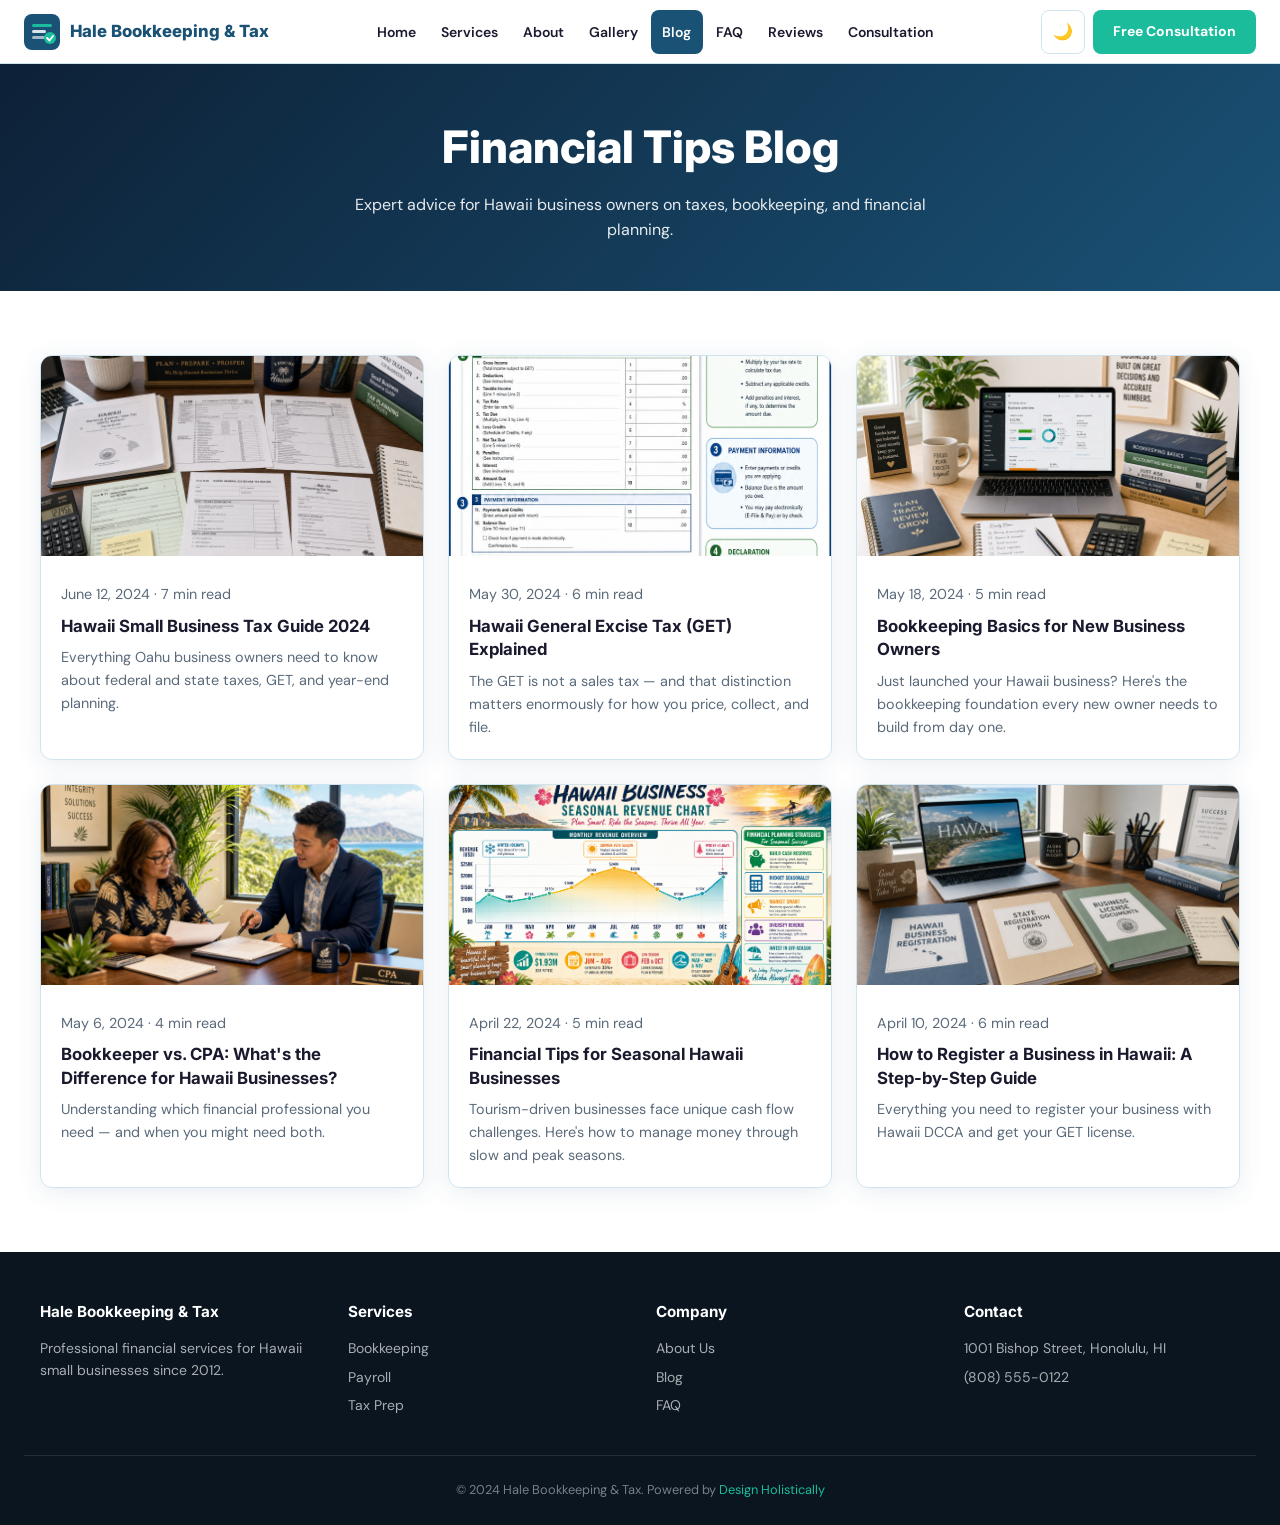
<file: blog.html>
<!DOCTYPE html>
<html lang="en" data-theme="light">
<head><meta charset="UTF-8"><meta name="viewport" content="width=device-width, initial-scale=1.0">
<title>Blog | Hale Bookkeeping &amp; Tax</title>
<link rel="stylesheet" href="css/style.css">  <link rel="icon" type="image/x-icon" href="images/favicon.ico">
  <link rel="icon" type="image/png" sizes="32x32" href="images/favicon-32x32.png">
  <link rel="icon" type="image/png" sizes="16x16" href="images/favicon-16x16.png">
  <link rel="apple-touch-icon" sizes="180x180" href="images/apple-touch-icon.png">
</head>
<body>
<header><a href="index.html" class="logo-link"><svg width="36" height="36" viewBox="0 0 36 36" fill="none" xmlns="http://www.w3.org/2000/svg"><rect width="36" height="36" rx="8" fill="#1A5276"/><rect x="8" y="10" width="20" height="3" rx="1.5" fill="#1ABC9C"/><rect x="8" y="16" width="14" height="3" rx="1.5" fill="white" opacity="0.85"/><rect x="8" y="22" width="17" height="3" rx="1.5" fill="white" opacity="0.6"/><circle cx="26" cy="24" r="6" fill="#1ABC9C"/><path d="M23 24 L25.5 26.5 L29 22" stroke="white" stroke-width="1.8" stroke-linecap="round" stroke-linejoin="round" fill="none"/></svg><span class="logo-text">Hale Bookkeeping &amp; Tax</span></a><nav><a href="index.html">Home</a><a href="services.html">Services</a><a href="about.html">About</a><a href="gallery.html">Gallery</a><a href="blog.html" class="active">Blog</a><a href="faq.html">FAQ</a><a href="reviews.html">Reviews</a><a href="booking.html">Consultation</a></nav><div class="header-actions"><button class="dark-toggle" id="darkToggle">🌙</button><a href="booking.html" class="cta-btn header-cta">Free Consultation</a><button class="hamburger" id="hamburger" aria-label="Open menu" aria-expanded="false"><span></span><span></span><span></span></button></div></header><div class="mobile-menu" id="mobileMenu"><a href="index.html">Home</a><a href="services.html">Services</a><a href="about.html">About</a><a href="gallery.html">Gallery</a><a href="blog.html">Blog</a><a href="faq.html">FAQ</a><a href="reviews.html">Reviews</a><a href="booking.html">Consultation</a></div>
<div class="page-hero"><h1>Financial Tips Blog</h1><p>Expert advice for Hawaii business owners on taxes, bookkeeping, and financial planning.</p></div>
<section><div class="container">
<div class="blog-grid">
<a href="blog-post-1.html" class="blog-card fade-up"><img src="images/blog-1.png" alt="Hawaii small business tax guide"><div class="blog-card-body"><p class="blog-meta">June 12, 2024 · 7 min read</p><h3>Hawaii Small Business Tax Guide 2024</h3><p>Everything Oahu business owners need to know about federal and state taxes, GET, and year-end planning.</p></div></a>
<a href="blog-post-2.html" class="blog-card fade-up"><img src="images/blog-2.png" alt="GET tax Hawaii"><div class="blog-card-body"><p class="blog-meta">May 30, 2024 · 6 min read</p><h3>Hawaii General Excise Tax (GET) Explained</h3><p>The GET is not a sales tax — and that distinction matters enormously for how you price, collect, and file.</p></div></a>
<a href="blog-post-3.html" class="blog-card fade-up"><img src="images/blog-3.png" alt="Bookkeeping basics"><div class="blog-card-body"><p class="blog-meta">May 18, 2024 · 5 min read</p><h3>Bookkeeping Basics for New Business Owners</h3><p>Just launched your Hawaii business? Here's the bookkeeping foundation every new owner needs to build from day one.</p></div></a>
<a href="blog-post-4.html" class="blog-card fade-up"><img src="images/blog-4.png" alt="Bookkeeper vs CPA"><div class="blog-card-body"><p class="blog-meta">May 6, 2024 · 4 min read</p><h3>Bookkeeper vs. CPA: What's the Difference for Hawaii Businesses?</h3><p>Understanding which financial professional you need — and when you might need both.</p></div></a>
<a href="blog-post-5.html" class="blog-card fade-up"><img src="images/blog-5.png" alt="Seasonal Hawaii business finances"><div class="blog-card-body"><p class="blog-meta">April 22, 2024 · 5 min read</p><h3>Financial Tips for Seasonal Hawaii Businesses</h3><p>Tourism-driven businesses face unique cash flow challenges. Here's how to manage money through slow and peak seasons.</p></div></a>
<a href="blog-post-6.html" class="blog-card fade-up"><img src="images/blog-6.png" alt="Register a business Hawaii"><div class="blog-card-body"><p class="blog-meta">April 10, 2024 · 6 min read</p><h3>How to Register a Business in Hawaii: A Step-by-Step Guide</h3><p>Everything you need to register your business with Hawaii DCCA and get your GET license.</p></div></a>
</div>
</div></section>
<footer><div class="footer-grid"><div class="footer-col"><h4>Hale Bookkeeping &amp; Tax</h4><p>Professional financial services for Hawaii small businesses since 2012.</p></div><div class="footer-col"><h4>Services</h4><a href="services.html">Bookkeeping</a><a href="services.html">Payroll</a><a href="services.html">Tax Prep</a></div><div class="footer-col"><h4>Company</h4><a href="about.html">About Us</a><a href="blog.html">Blog</a><a href="faq.html">FAQ</a></div><div class="footer-col"><h4>Contact</h4><p>1001 Bishop Street, Honolulu, HI</p><a href="tel:8085550122">(808) 555-0122</a></div></div><div class="footer-bottom"><p>&copy; 2024 Hale Bookkeeping &amp; Tax. Powered by <a href="https://designholistically.com" target="_blank" rel="noopener">Design Holistically</a></p></div></footer><button id="backToTop" aria-label="Back to top">↑</button><script src="js/main.js"></script>
</body></html>
</file>
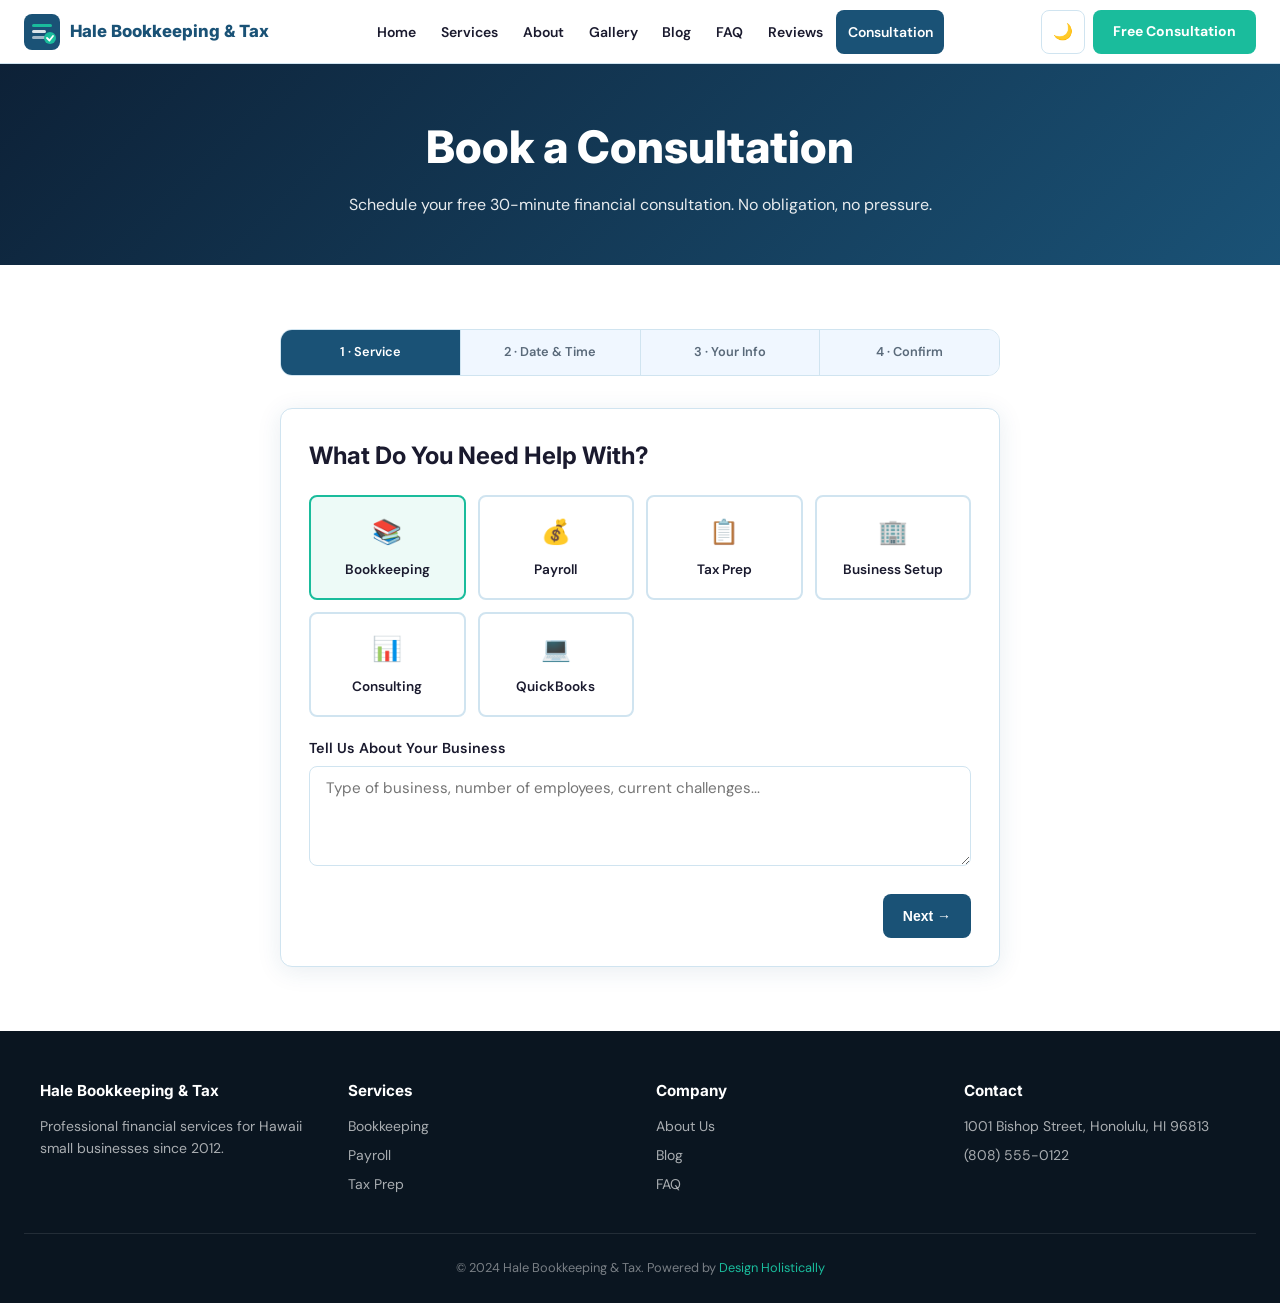
<file: booking.html>
<!DOCTYPE html>
<html lang="en" data-theme="light">
<head>
<meta charset="UTF-8"><meta name="viewport" content="width=device-width, initial-scale=1.0">
<title>Book a Consultation | Hale Bookkeeping &amp; Tax</title>
<link rel="stylesheet" href="css/style.css">
  <link rel="icon" type="image/x-icon" href="images/favicon.ico">
  <link rel="icon" type="image/png" sizes="32x32" href="images/favicon-32x32.png">
  <link rel="icon" type="image/png" sizes="16x16" href="images/favicon-16x16.png">
  <link rel="apple-touch-icon" sizes="180x180" href="images/apple-touch-icon.png">
</head>
<body>
<header>
<a href="index.html" class="logo-link"><svg width="36" height="36" viewBox="0 0 36 36" fill="none" xmlns="http://www.w3.org/2000/svg">
<rect width="36" height="36" rx="8" fill="#1A5276"/>
<rect x="8" y="10" width="20" height="3" rx="1.5" fill="#1ABC9C"/>
<rect x="8" y="16" width="14" height="3" rx="1.5" fill="white" opacity="0.85"/>
<rect x="8" y="22" width="17" height="3" rx="1.5" fill="white" opacity="0.6"/>
<circle cx="26" cy="24" r="6" fill="#1ABC9C"/>
<path d="M23 24 L25.5 26.5 L29 22" stroke="white" stroke-width="1.8" stroke-linecap="round" stroke-linejoin="round" fill="none"/>
</svg><span class="logo-text">Hale Bookkeeping &amp; Tax</span></a>
<nav><a href="index.html">Home</a>
<a href="services.html">Services</a>
<a href="about.html">About</a>
<a href="gallery.html">Gallery</a>
<a href="blog.html">Blog</a>
<a href="faq.html">FAQ</a>
<a href="reviews.html">Reviews</a>
<a href="booking.html" class="active">Consultation</a></nav>
<div class="header-actions">
<button class="dark-toggle" id="darkToggle" aria-label="Toggle dark mode">🌙</button>
<a href="booking.html" class="cta-btn header-cta">Free Consultation</a>
<button class="hamburger" id="hamburger" aria-label="Open menu" aria-expanded="false"><span></span><span></span><span></span></button>
</div>
</header>
<div class="mobile-menu" id="mobileMenu"><a href="index.html">Home</a>
<a href="services.html">Services</a>
<a href="about.html">About</a>
<a href="gallery.html">Gallery</a>
<a href="blog.html">Blog</a>
<a href="faq.html">FAQ</a>
<a href="reviews.html">Reviews</a>
<a href="booking.html">Consultation</a></div>
<div class="page-hero"><h1>Book a Consultation</h1><p>Schedule your free 30-minute financial consultation. No obligation, no pressure.</p></div>
<section><div class="container" style="max-width:720px;">
<div class="booking-steps">
<div class="step-indicator active" id="step1-ind">1 · Service</div>
<div class="step-indicator" id="step2-ind">2 · Date &amp; Time</div>
<div class="step-indicator" id="step3-ind">3 · Your Info</div>
<div class="step-indicator" id="step4-ind">4 · Confirm</div>
</div>
<div class="form-step active" id="step1">
<div class="card">
<h2 style="font-family:'Inter',sans-serif;font-weight:700;margin-bottom:1.25rem;">What Do You Need Help With?</h2>
<div class="service-options">
<div class="service-option selected"><span>📚</span><strong>Bookkeeping</strong></div>
<div class="service-option"><span>💰</span><strong>Payroll</strong></div>
<div class="service-option"><span>📋</span><strong>Tax Prep</strong></div>
<div class="service-option"><span>🏢</span><strong>Business Setup</strong></div>
<div class="service-option"><span>📊</span><strong>Consulting</strong></div>
<div class="service-option"><span>💻</span><strong>QuickBooks</strong></div>
</div>
<div class="form-group" style="margin-top:1.25rem;">
<label>Tell Us About Your Business</label>
<textarea placeholder="Type of business, number of employees, current challenges..."></textarea>
</div>
<div style="display:flex;justify-content:flex-end;margin-top:1rem;">
<button class="cta-btn primary" data-next>Next &#x2192;</button>
</div>
</div>
</div>
<div class="form-step" id="step2">
<div class="card">
<h2 style="font-family:'Inter',sans-serif;font-weight:700;margin-bottom:1.25rem;">Choose Date &amp; Time</h2>
<div class="form-group"><label>Preferred Date</label><input type="date"></div>
<div class="form-group"><label>Preferred Time</label>
<select><option>Select...</option><option>8:00 AM – 9:00 AM</option><option>9:00 AM – 10:00 AM</option><option>10:00 AM – 11:00 AM</option><option>1:00 PM – 2:00 PM</option><option>2:00 PM – 3:00 PM</option><option>3:00 PM – 4:00 PM</option></select></div>
<div class="form-group"><label>Meeting Preference</label>
<select><option>Phone Call</option><option>Video Call (Zoom)</option><option>In-Person – 1001 Bishop St, Honolulu</option></select></div>
<div style="display:flex;justify-content:space-between;gap:1rem;margin-top:1rem;">
<button class="cta-btn outline" data-prev>&#x2190; Back</button>
<button class="cta-btn primary" data-next>Next &#x2192;</button>
</div>
</div>
</div>
<div class="form-step" id="step3">
<div class="card">
<h2 style="font-family:'Inter',sans-serif;font-weight:700;margin-bottom:1.25rem;">Your Information</h2>
<div style="display:grid;grid-template-columns:1fr 1fr;gap:1rem;">
<div class="form-group"><label>First Name</label><input type="text" placeholder="Alicia"></div>
<div class="form-group"><label>Last Name</label><input type="text" placeholder="Nakamura"></div>
</div>
<div class="form-group"><label>Business Name</label><input type="text" placeholder="Your business name"></div>
<div class="form-group"><label>Phone</label><input type="tel" placeholder="(808) 555-0000"></div>
<div class="form-group"><label>Email</label><input type="email" placeholder="you@business.com"></div>
<div style="display:flex;justify-content:space-between;gap:1rem;margin-top:1rem;">
<button class="cta-btn outline" data-prev>&#x2190; Back</button>
<button class="cta-btn primary" data-next>Review &#x2192;</button>
</div>
</div>
</div>
<div class="form-step" id="step4">
<div class="confirmation-box">
<div class="check-icon">&#x2705;</div>
<h2>Consultation Booked!</h2>
<p style="color:var(--text-muted);margin-bottom:1.5rem;">Thank you! We will confirm your appointment by email within 1 business hour.</p>
<div style="background:var(--bg);border:1px solid var(--border);border-radius:8px;padding:1.25rem;text-align:left;margin-bottom:1.5rem;">
<p><strong>&#128222; Questions?</strong> Call <a href="tel:8085550122" style="color:var(--primary);">(808) 555-0122</a></p>
<p style="margin-top:0.5rem;color:var(--text-muted);font-size:0.9rem;">Office hours: Monday&#x2013;Friday 8 AM &#x2013; 5 PM HST</p>
</div>
<a href="index.html" class="cta-btn primary">Back to Home</a>
</div>
</div>
</div></section>
<footer>
<div class="footer-grid">
<div class="footer-col"><h4>Hale Bookkeeping &amp; Tax</h4><p>Professional financial services for Hawaii small businesses since 2012.</p></div>
<div class="footer-col"><h4>Services</h4><a href="services.html">Bookkeeping</a><a href="services.html">Payroll</a><a href="services.html">Tax Prep</a></div>
<div class="footer-col"><h4>Company</h4><a href="about.html">About Us</a><a href="blog.html">Blog</a><a href="faq.html">FAQ</a></div>
<div class="footer-col"><h4>Contact</h4><p>1001 Bishop Street, Honolulu, HI 96813</p><a href="tel:8085550122">(808) 555-0122</a></div>
</div>
<div class="footer-bottom"><p>&copy; 2024 Hale Bookkeeping &amp; Tax. Powered by <a href="https://designholistically.com" target="_blank" rel="noopener">Design Holistically</a></p></div>
</footer>
<button id="backToTop" aria-label="Back to top">&#8593;</button>
<script src="js/main.js"></script>
</body>
</html>
</file>
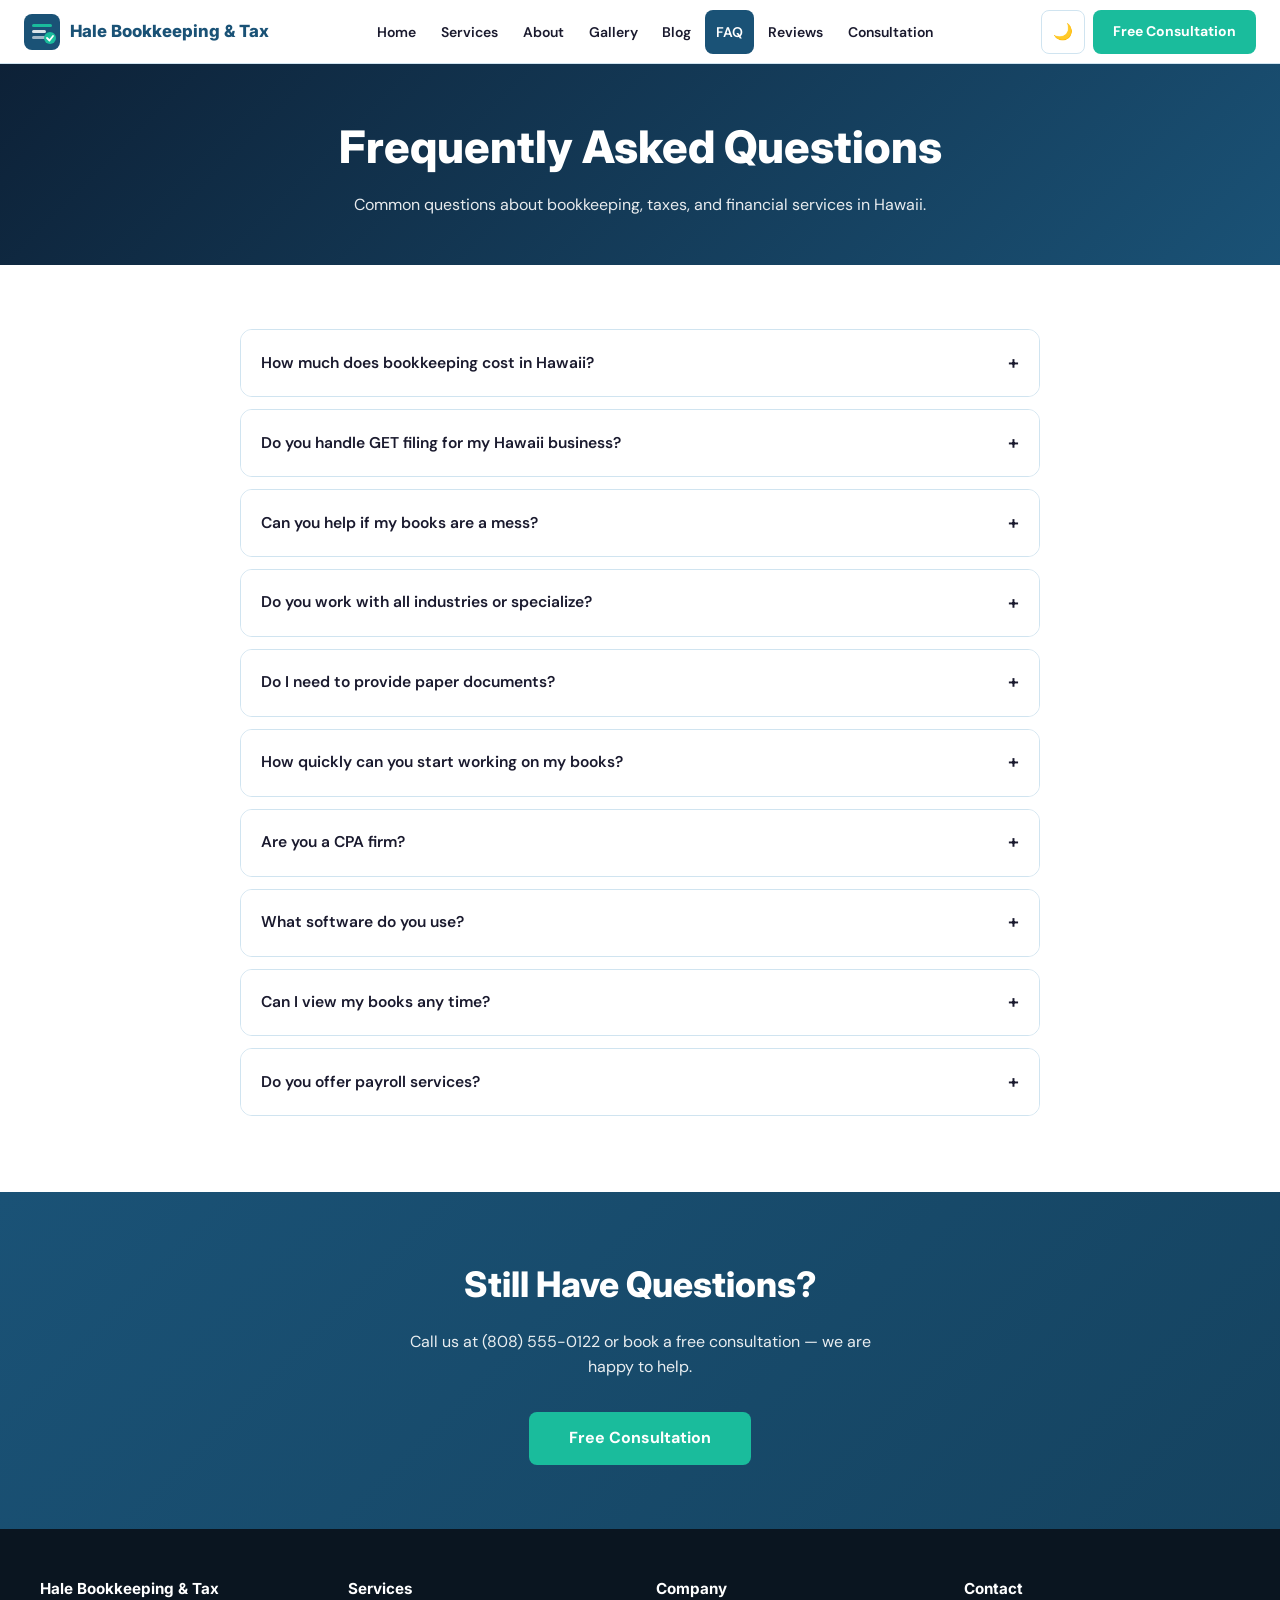
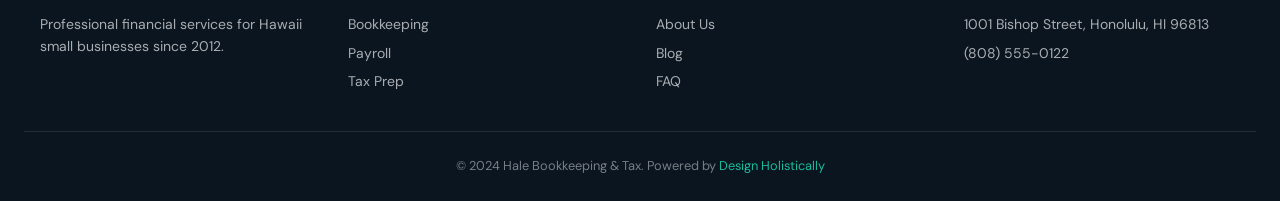
<file: faq.html>
<!DOCTYPE html>
<html lang="en" data-theme="light">
<head>
<meta charset="UTF-8"><meta name="viewport" content="width=device-width, initial-scale=1.0">
<title>FAQ | Hale Bookkeeping &amp; Tax</title>
<link rel="stylesheet" href="css/style.css">
  <link rel="icon" type="image/x-icon" href="images/favicon.ico">
  <link rel="icon" type="image/png" sizes="32x32" href="images/favicon-32x32.png">
  <link rel="icon" type="image/png" sizes="16x16" href="images/favicon-16x16.png">
  <link rel="apple-touch-icon" sizes="180x180" href="images/apple-touch-icon.png">
</head>
<body>
<header>
<a href="index.html" class="logo-link"><svg width="36" height="36" viewBox="0 0 36 36" fill="none" xmlns="http://www.w3.org/2000/svg">
<rect width="36" height="36" rx="8" fill="#1A5276"/>
<rect x="8" y="10" width="20" height="3" rx="1.5" fill="#1ABC9C"/>
<rect x="8" y="16" width="14" height="3" rx="1.5" fill="white" opacity="0.85"/>
<rect x="8" y="22" width="17" height="3" rx="1.5" fill="white" opacity="0.6"/>
<circle cx="26" cy="24" r="6" fill="#1ABC9C"/>
<path d="M23 24 L25.5 26.5 L29 22" stroke="white" stroke-width="1.8" stroke-linecap="round" stroke-linejoin="round" fill="none"/>
</svg><span class="logo-text">Hale Bookkeeping &amp; Tax</span></a>
<nav><a href="index.html">Home</a>
<a href="services.html">Services</a>
<a href="about.html">About</a>
<a href="gallery.html">Gallery</a>
<a href="blog.html">Blog</a>
<a href="faq.html" class="active">FAQ</a>
<a href="reviews.html">Reviews</a>
<a href="booking.html">Consultation</a></nav>
<div class="header-actions">
<button class="dark-toggle" id="darkToggle" aria-label="Toggle dark mode">🌙</button>
<a href="booking.html" class="cta-btn header-cta">Free Consultation</a>
<button class="hamburger" id="hamburger" aria-label="Open menu" aria-expanded="false"><span></span><span></span><span></span></button>
</div>
</header>
<div class="mobile-menu" id="mobileMenu"><a href="index.html">Home</a>
<a href="services.html">Services</a>
<a href="about.html">About</a>
<a href="gallery.html">Gallery</a>
<a href="blog.html">Blog</a>
<a href="faq.html">FAQ</a>
<a href="reviews.html">Reviews</a>
<a href="booking.html">Consultation</a></div>
<div class="page-hero"><h1>Frequently Asked Questions</h1><p>Common questions about bookkeeping, taxes, and financial services in Hawaii.</p></div>
<section><div class="container" style="max-width:800px;">
<div class="faq-item fade-up"><div class="faq-question">How much does bookkeeping cost in Hawaii? <span class="faq-icon">+</span></div>
<div class="faq-answer">Our monthly bookkeeping starts at $199/month for startups and small businesses with limited transactions. Growing businesses with more transactions and complexity typically invest $299–$499/month. We provide a free consultation to assess your needs and provide an accurate quote. Our rates are all-inclusive — no surprise fees.</div></div>

<div class="faq-item fade-up"><div class="faq-question">Do you handle GET filing for my Hawaii business? <span class="faq-icon">+</span></div>
<div class="faq-answer">Yes. Hawaii General Excise Tax filing is included in our bookkeeping services. We track your taxable gross receipts, prepare your monthly, quarterly, or semi-annual G-45 returns, file electronically through Hawaii Tax Online, and reconcile with your annual G-49. We also advise on proper GET rate application and passing-on methods to ensure accuracy and compliance.</div></div>

<div class="faq-item fade-up"><div class="faq-question">Can you help if my books are a mess? <span class="faq-icon">+</span></div>
<div class="faq-answer">Absolutely — this is actually one of our specialties. Bookkeeping catch-up and cleanup is a common request. We'll go back to the beginning of the year (or further if needed), categorize and reconcile all transactions, identify discrepancies, and bring your books up to current. We provide catch-up bookkeeping pricing based on the number of months needed.</div></div>

<div class="faq-item fade-up"><div class="faq-question">Do you work with all industries or specialize? <span class="faq-icon">+</span></div>
<div class="faq-answer">We work with a wide range of Hawaii businesses including restaurants and food service, retail, construction and contracting, professional services (attorneys, consultants, medical practices), tourism and hospitality, real estate, and e-commerce. We have particular depth in GET-heavy businesses and seasonal tourism-related businesses that require specialized financial management.</div></div>

<div class="faq-item fade-up"><div class="faq-question">Do I need to provide paper documents? <span class="faq-icon">+</span></div>
<div class="faq-answer">No. We work 100% digitally. We connect to your bank and credit card accounts via secure read-only bank feeds in QuickBooks, and you can share receipts and documents via a secure client portal. We have clients across Oahu and other islands who we've never met in person. Our service is designed to be fully remote and paperless.</div></div>

<div class="faq-item fade-up"><div class="faq-question">How quickly can you start working on my books? <span class="faq-icon">+</span></div>
<div class="faq-answer">After signing a service agreement and providing banking access, we can typically begin within 3–5 business days. For urgent situations like an upcoming tax deadline or audit, we offer expedited onboarding. The free consultation is usually scheduled within 1–2 business days of your request.</div></div>

<div class="faq-item fade-up"><div class="faq-question">Are you a CPA firm? <span class="faq-icon">+</span></div>
<div class="faq-answer">Hale Bookkeeping is a bookkeeping and tax preparation firm. Our founder Alicia Nakamura holds a CPA license, and we offer tax preparation services for individuals and businesses. We partner with CPA firms for complex tax matters requiring audit or attest services, and we work seamlessly with your existing CPA if you have one.</div></div>

<div class="faq-item fade-up"><div class="faq-question">What software do you use? <span class="faq-icon">+</span></div>
<div class="faq-answer">We primarily use QuickBooks Online, which gives you real-time access to your financial data from any device. We are also proficient in QuickBooks Desktop, Xero, and Wave for clients with specific preferences. For tax preparation we use professional tax software that supports all Hawaii and federal forms.</div></div>

<div class="faq-item fade-up"><div class="faq-question">Can I view my books any time? <span class="faq-icon">+</span></div>
<div class="faq-answer">Yes. With QuickBooks Online, you have 24/7 access to all your financial data, reports, and records from any device. We set up your account with the appropriate access level so you can check your P&L, outstanding invoices, or bank balances any time you need. Monthly we send a financial review package summarizing key metrics and any notable items to address.</div></div>

<div class="faq-item fade-up"><div class="faq-question">Do you offer payroll services? <span class="faq-icon">+</span></div>
<div class="faq-answer">Yes. Full-service payroll is available as a standalone service or bundled with bookkeeping. We handle all aspects of Hawaii payroll including federal and state withholding calculations, TDI, UI, direct deposit setup, pay stub distribution, quarterly 941 filings, and annual W-2 and 1099 preparation. We stay current on all Hawaii payroll regulatory changes.</div></div>
</div></section>
<div class="cta-banner"><div class="container"><h2>Still Have Questions?</h2><p>Call us at (808) 555-0122 or book a free consultation — we are happy to help.</p><a href="booking.html" class="cta-btn">Free Consultation</a></div></div>
<footer>
<div class="footer-grid">
<div class="footer-col"><h4>Hale Bookkeeping &amp; Tax</h4><p>Professional financial services for Hawaii small businesses since 2012.</p></div>
<div class="footer-col"><h4>Services</h4><a href="services.html">Bookkeeping</a><a href="services.html">Payroll</a><a href="services.html">Tax Prep</a></div>
<div class="footer-col"><h4>Company</h4><a href="about.html">About Us</a><a href="blog.html">Blog</a><a href="faq.html">FAQ</a></div>
<div class="footer-col"><h4>Contact</h4><p>1001 Bishop Street, Honolulu, HI 96813</p><a href="tel:8085550122">(808) 555-0122</a></div>
</div>
<div class="footer-bottom"><p>&copy; 2024 Hale Bookkeeping &amp; Tax. Powered by <a href="https://designholistically.com" target="_blank" rel="noopener">Design Holistically</a></p></div>
</footer>
<button id="backToTop" aria-label="Back to top">&#8593;</button>
<script src="js/main.js"></script>
</body>
</html>
</file>
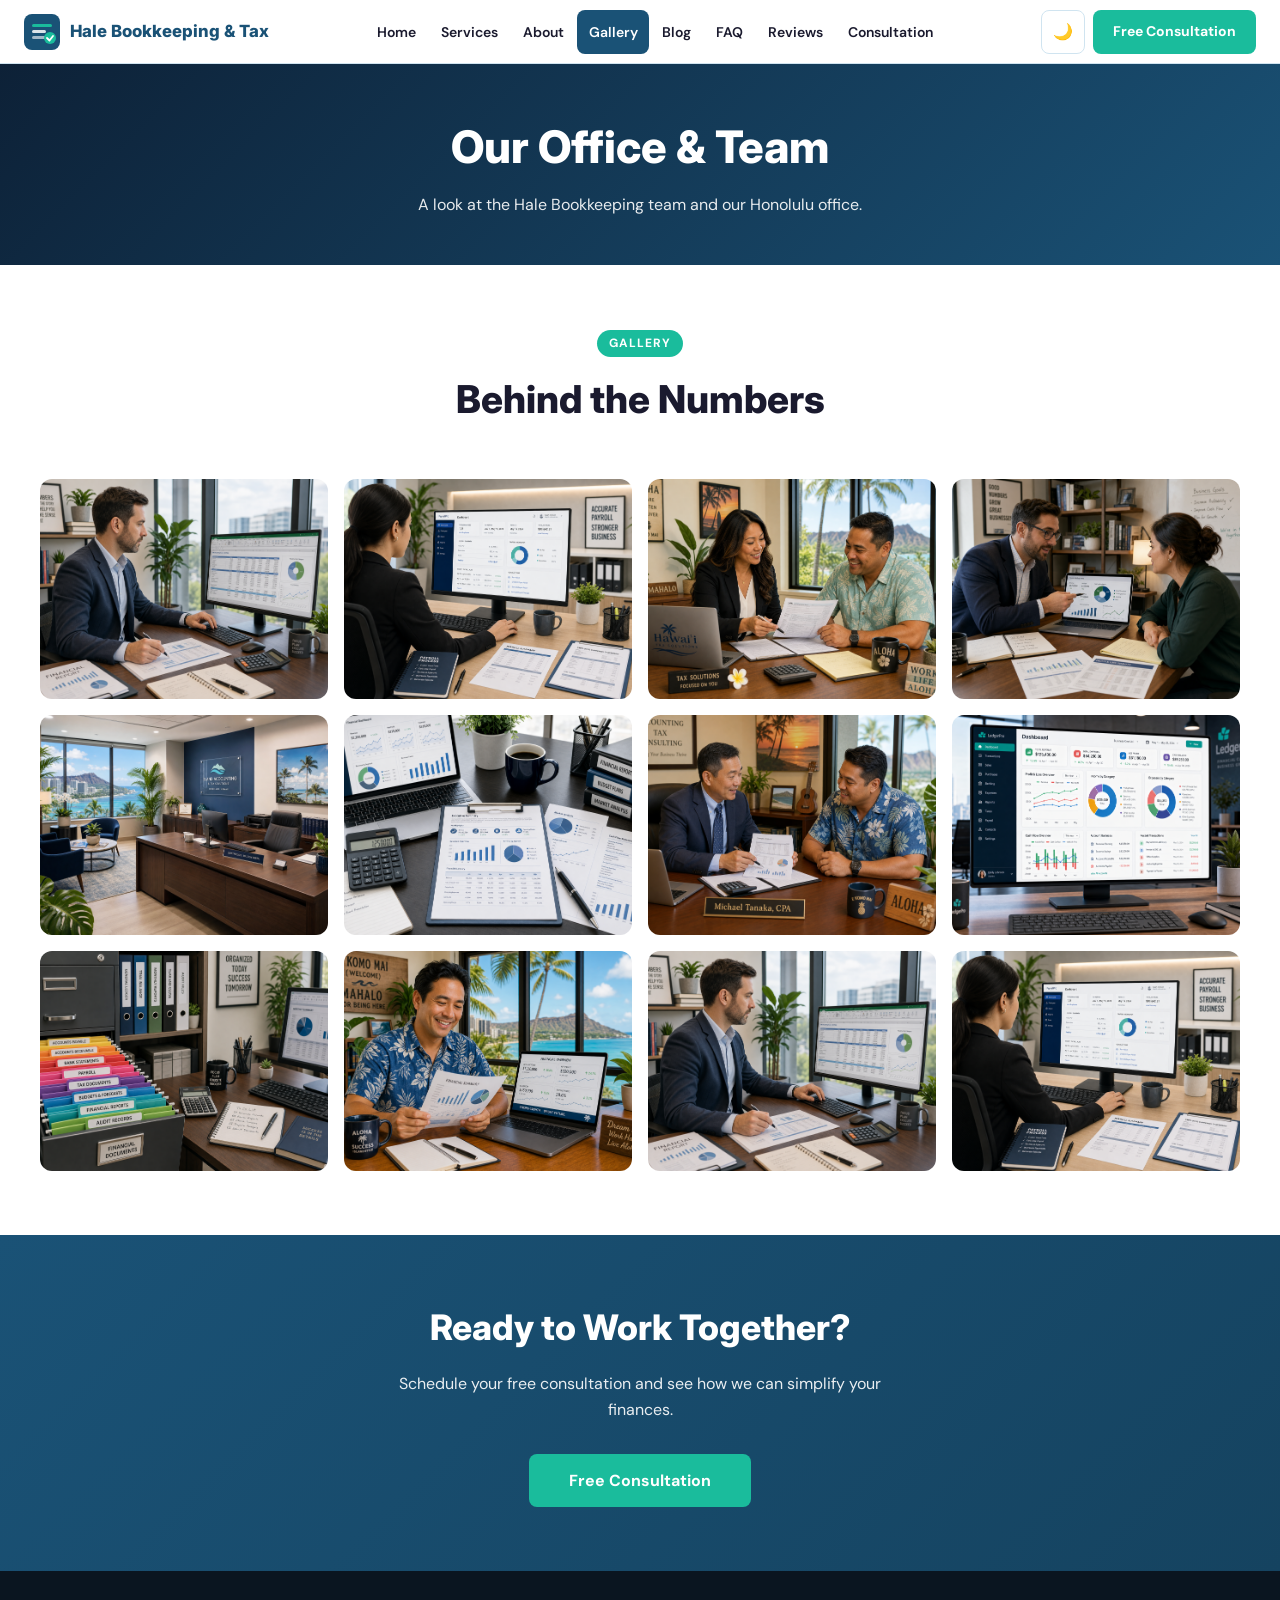
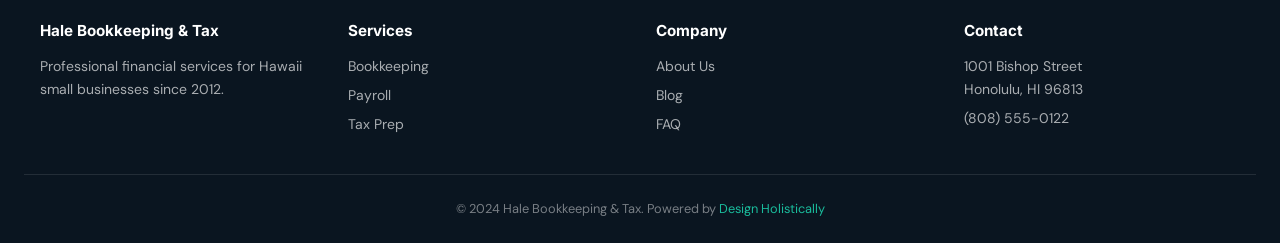
<file: gallery.html>
<!DOCTYPE html>
<html lang="en" data-theme="light">
<head>
<meta charset="UTF-8"><meta name="viewport" content="width=device-width, initial-scale=1.0">
<title>Gallery | Hale Bookkeeping &amp; Tax</title>
<link rel="stylesheet" href="css/style.css">
  <link rel="icon" type="image/x-icon" href="images/favicon.ico">
  <link rel="icon" type="image/png" sizes="32x32" href="images/favicon-32x32.png">
  <link rel="icon" type="image/png" sizes="16x16" href="images/favicon-16x16.png">
  <link rel="apple-touch-icon" sizes="180x180" href="images/apple-touch-icon.png">
</head>
<body>

<header>
  <a href="index.html" class="logo-link"><svg width="36" height="36" viewBox="0 0 36 36" fill="none" xmlns="http://www.w3.org/2000/svg"><rect width="36" height="36" rx="8" fill="#1A5276"/><rect x="8" y="10" width="20" height="3" rx="1.5" fill="#1ABC9C"/><rect x="8" y="16" width="14" height="3" rx="1.5" fill="white" opacity="0.85"/><rect x="8" y="22" width="17" height="3" rx="1.5" fill="white" opacity="0.6"/><circle cx="26" cy="24" r="6" fill="#1ABC9C"/><path d="M23 24 L25.5 26.5 L29 22" stroke="white" stroke-width="1.8" stroke-linecap="round" stroke-linejoin="round" fill="none"/></svg><span class="logo-text">Hale Bookkeeping &amp; Tax</span></a>
  <nav>
    <a href="index.html">Home</a>
    <a href="services.html">Services</a>
    <a href="about.html">About</a>
    <a href="gallery.html" class=\"active\">Gallery</a>
    <a href="blog.html">Blog</a>
    <a href="faq.html">FAQ</a>
    <a href="reviews.html">Reviews</a>
    <a href="booking.html">Consultation</a>
  </nav>
  <div class="header-actions">
    <button class="dark-toggle" id="darkToggle" aria-label="Toggle dark mode">🌙</button>
    <a href="booking.html" class="cta-btn header-cta">Free Consultation</a>
    <button class="hamburger" id="hamburger" aria-label="Open menu" aria-expanded="false"><span></span><span></span><span></span></button>
  </div>
</header>
<div class="mobile-menu" id="mobileMenu">
  <a href="index.html">Home</a><a href="services.html">Services</a><a href="about.html">About</a>
  <a href="gallery.html">Gallery</a><a href="blog.html">Blog</a><a href="faq.html">FAQ</a>
  <a href="reviews.html">Reviews</a><a href="booking.html">Consultation</a>
</div>
<div class="page-hero"><h1>Our Office & Team</h1><p>A look at the Hale Bookkeeping team and our Honolulu office.</p></div>
<section><div class="container">
<div class="section-header fade-up"><div class="tag">Gallery</div><h2>Behind the Numbers</h2></div>
<div class="photo-grid">
<img src="images/service-bookkeeping.png" alt="Honolulu office" class="fade-in">
<img src="images/service-payroll.png" alt="Team meeting" class="fade-in">
<img src="images/service-tax.png" alt="Tax preparation" class="fade-in">
<img src="images/service-consulting.png" alt="Client consultation" class="fade-in">
<img src="images/gallery-1.png" alt="QuickBooks training" class="fade-in">
<img src="images/gallery-2.png" alt="Financial analysis" class="fade-in">
<img src="images/gallery-3.png" alt="Downtown Honolulu" class="fade-in">
<img src="images/gallery-4.png" alt="Office view" class="fade-in">
<img src="images/gallery-5.png" alt="Staff working" class="fade-in">
<img src="images/gallery-6.png" alt="Client success" class="fade-in">
<img src="images/service-bookkeeping.png" alt="Award ceremony" class="fade-in">
<img src="images/service-payroll.png" alt="Community event" class="fade-in">
</div>
</div></section>
<div class="cta-banner"><div class="container"><h2>Ready to Work Together?</h2><p>Schedule your free consultation and see how we can simplify your finances.</p><a href="booking.html" class="cta-btn">Free Consultation</a></div></div>
<footer>
  <div class="footer-grid">
    <div class="footer-col"><h4>Hale Bookkeeping &amp; Tax</h4><p>Professional financial services for Hawaii small businesses since 2012.</p></div>
    <div class="footer-col"><h4>Services</h4><a href="services.html">Bookkeeping</a><a href="services.html">Payroll</a><a href="services.html">Tax Prep</a></div>
    <div class="footer-col"><h4>Company</h4><a href="about.html">About Us</a><a href="blog.html">Blog</a><a href="faq.html">FAQ</a></div>
    <div class="footer-col"><h4>Contact</h4><p>1001 Bishop Street<br>Honolulu, HI 96813</p><a href="tel:8085550122">(808) 555-0122</a></div>
  </div>
  <div class="footer-bottom"><p>&copy; 2024 Hale Bookkeeping &amp; Tax. Powered by <a href="https://designholistically.com" target="_blank" rel="noopener">Design Holistically</a></p></div>
</footer>
<button id="backToTop" aria-label="Back to top">↑</button>
<script src="js/main.js"></script>
</body></html>
</file>
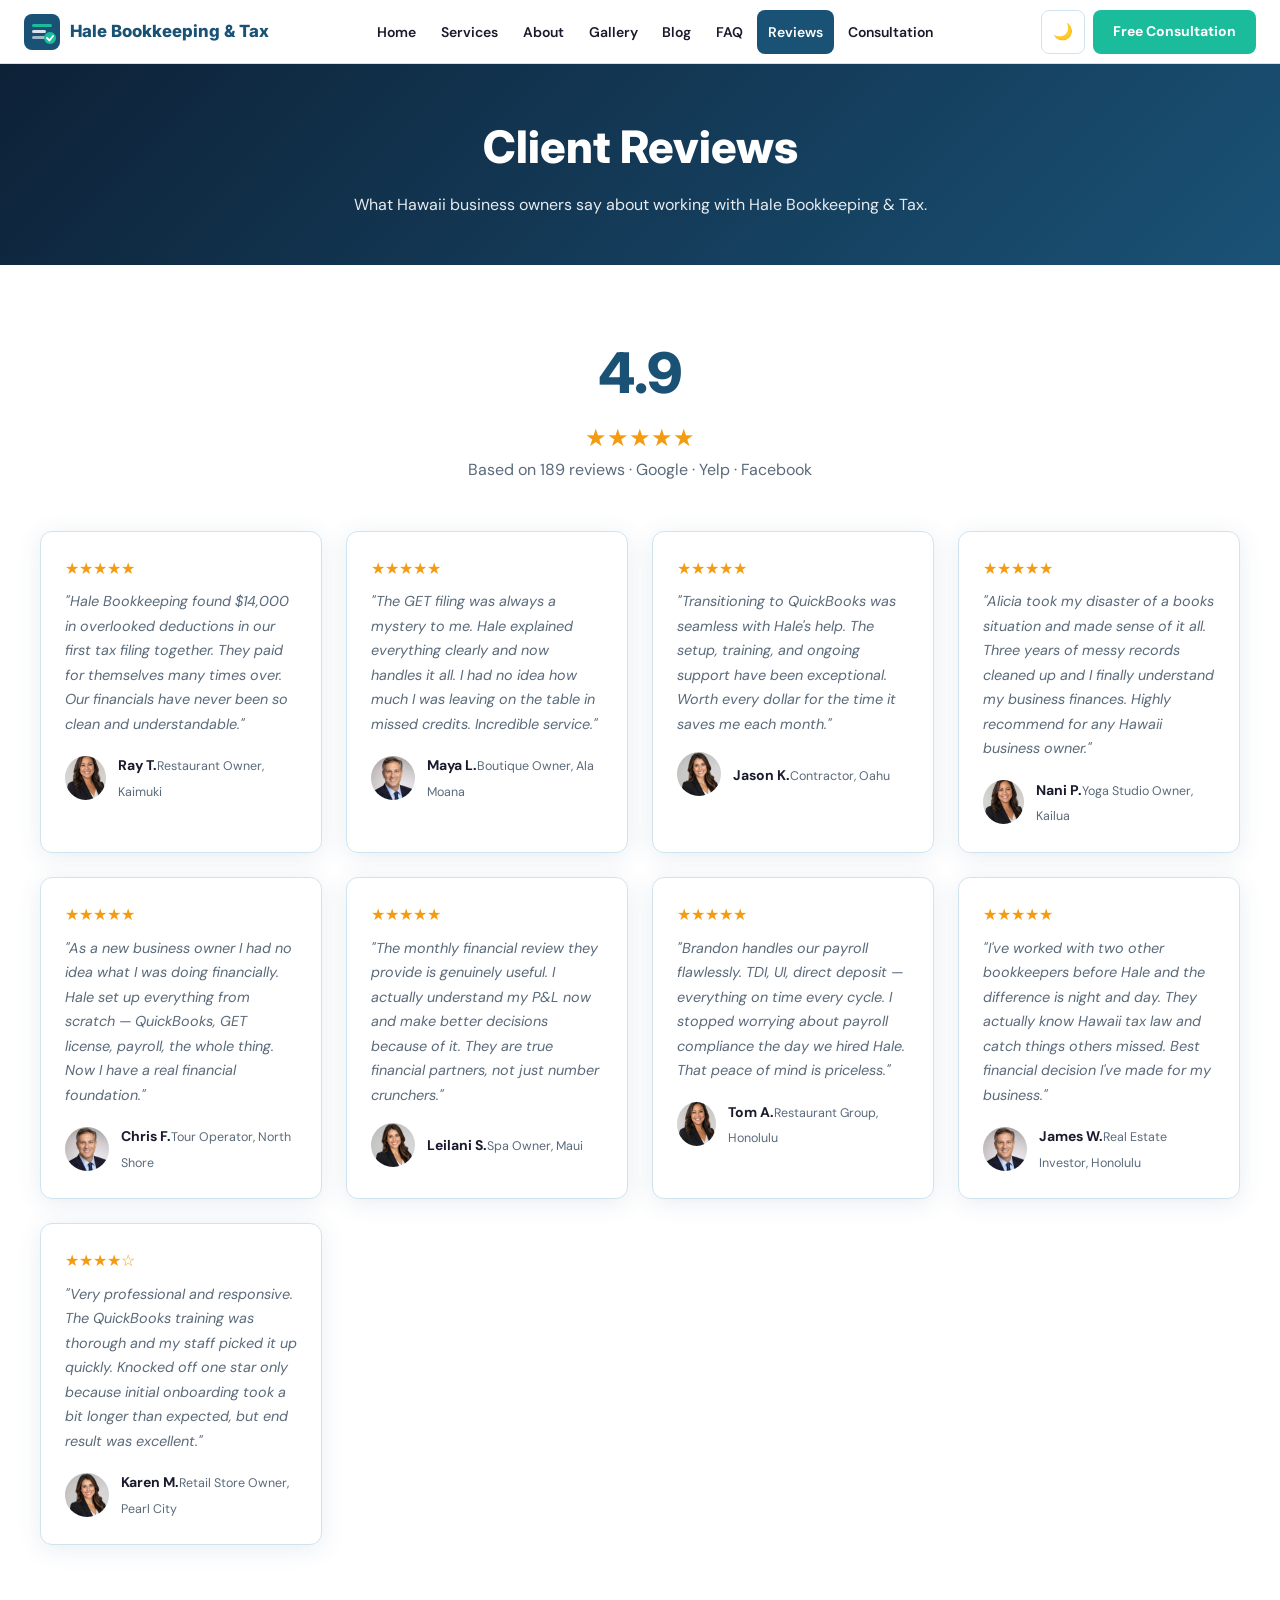
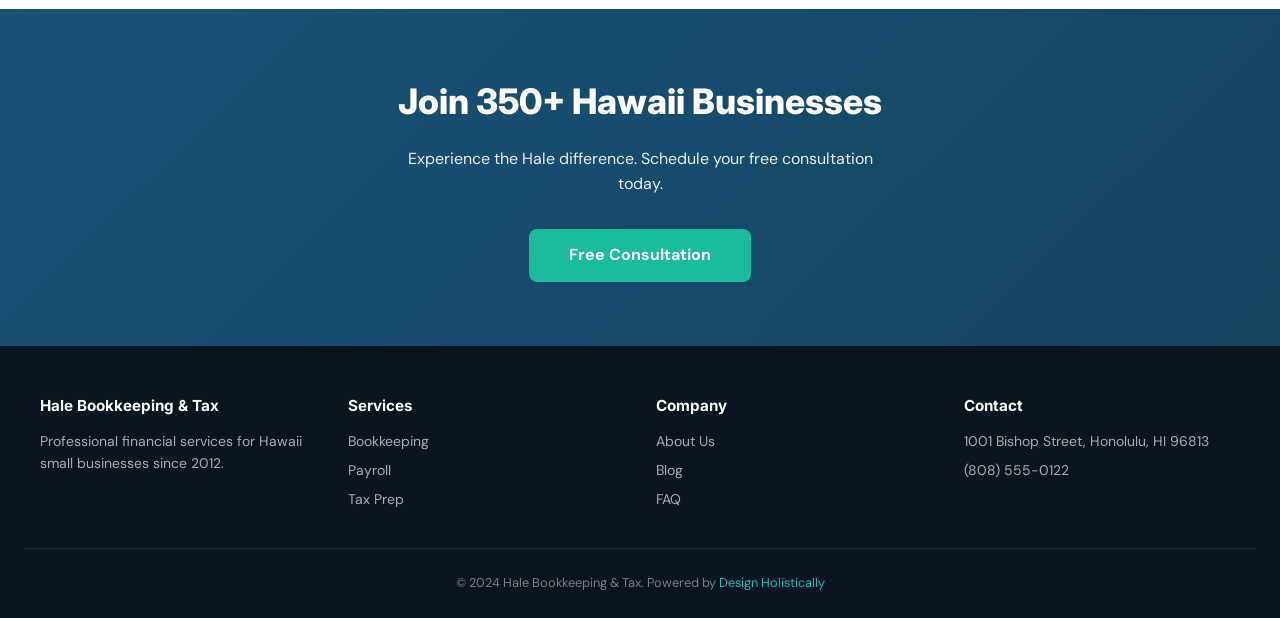
<file: reviews.html>
<!DOCTYPE html>
<html lang="en" data-theme="light">
<head>
<meta charset="UTF-8"><meta name="viewport" content="width=device-width, initial-scale=1.0">
<title>Reviews | Hale Bookkeeping &amp; Tax</title>
<link rel="stylesheet" href="css/style.css">
  <link rel="icon" type="image/x-icon" href="images/favicon.ico">
  <link rel="icon" type="image/png" sizes="32x32" href="images/favicon-32x32.png">
  <link rel="icon" type="image/png" sizes="16x16" href="images/favicon-16x16.png">
  <link rel="apple-touch-icon" sizes="180x180" href="images/apple-touch-icon.png">
</head>
<body>
<header>
<a href="index.html" class="logo-link"><svg width="36" height="36" viewBox="0 0 36 36" fill="none" xmlns="http://www.w3.org/2000/svg">
<rect width="36" height="36" rx="8" fill="#1A5276"/>
<rect x="8" y="10" width="20" height="3" rx="1.5" fill="#1ABC9C"/>
<rect x="8" y="16" width="14" height="3" rx="1.5" fill="white" opacity="0.85"/>
<rect x="8" y="22" width="17" height="3" rx="1.5" fill="white" opacity="0.6"/>
<circle cx="26" cy="24" r="6" fill="#1ABC9C"/>
<path d="M23 24 L25.5 26.5 L29 22" stroke="white" stroke-width="1.8" stroke-linecap="round" stroke-linejoin="round" fill="none"/>
</svg><span class="logo-text">Hale Bookkeeping &amp; Tax</span></a>
<nav><a href="index.html">Home</a>
<a href="services.html">Services</a>
<a href="about.html">About</a>
<a href="gallery.html">Gallery</a>
<a href="blog.html">Blog</a>
<a href="faq.html">FAQ</a>
<a href="reviews.html" class="active">Reviews</a>
<a href="booking.html">Consultation</a></nav>
<div class="header-actions">
<button class="dark-toggle" id="darkToggle" aria-label="Toggle dark mode">🌙</button>
<a href="booking.html" class="cta-btn header-cta">Free Consultation</a>
<button class="hamburger" id="hamburger" aria-label="Open menu" aria-expanded="false"><span></span><span></span><span></span></button>
</div>
</header>
<div class="mobile-menu" id="mobileMenu"><a href="index.html">Home</a>
<a href="services.html">Services</a>
<a href="about.html">About</a>
<a href="gallery.html">Gallery</a>
<a href="blog.html">Blog</a>
<a href="faq.html">FAQ</a>
<a href="reviews.html">Reviews</a>
<a href="booking.html">Consultation</a></div>
<div class="page-hero"><h1>Client Reviews</h1><p>What Hawaii business owners say about working with Hale Bookkeeping &amp; Tax.</p></div>
<section><div class="container">
<div style="text-align:center;margin-bottom:3rem;" class="fade-up">
<div style="font-size:3.5rem;font-weight:800;color:var(--primary);font-family:'Inter',sans-serif;">4.9</div>
<div style="color:#f39c12;font-size:1.5rem;">&#9733;&#9733;&#9733;&#9733;&#9733;</div>
<p style="color:var(--text-muted);">Based on 189 reviews &#x00B7; Google &#x00B7; Yelp &#x00B7; Facebook</p>
</div>
<div class="reviews-grid">
<div class="review-card fade-up"><div class="review-stars">&#9733;&#9733;&#9733;&#9733;&#9733;</div><p class="review-text">"Hale Bookkeeping found $14,000 in overlooked deductions in our first tax filing together. They paid for themselves many times over. Our financials have never been so clean and understandable."</p><div class="review-author"><img src="images/avatar-1.png" alt="Ray T."><div><strong>Ray T.</strong><span>Restaurant Owner, Kaimuki</span></div></div></div>
<div class="review-card fade-up"><div class="review-stars">&#9733;&#9733;&#9733;&#9733;&#9733;</div><p class="review-text">"The GET filing was always a mystery to me. Hale explained everything clearly and now handles it all. I had no idea how much I was leaving on the table in missed credits. Incredible service."</p><div class="review-author"><img src="images/avatar-2.png" alt="Maya L."><div><strong>Maya L.</strong><span>Boutique Owner, Ala Moana</span></div></div></div>
<div class="review-card fade-up"><div class="review-stars">&#9733;&#9733;&#9733;&#9733;&#9733;</div><p class="review-text">"Transitioning to QuickBooks was seamless with Hale's help. The setup, training, and ongoing support have been exceptional. Worth every dollar for the time it saves me each month."</p><div class="review-author"><img src="images/avatar-3.png" alt="Jason K."><div><strong>Jason K.</strong><span>Contractor, Oahu</span></div></div></div>
<div class="review-card fade-up"><div class="review-stars">&#9733;&#9733;&#9733;&#9733;&#9733;</div><p class="review-text">"Alicia took my disaster of a books situation and made sense of it all. Three years of messy records cleaned up and I finally understand my business finances. Highly recommend for any Hawaii business owner."</p><div class="review-author"><img src="images/avatar-1.png" alt="Nani P."><div><strong>Nani P.</strong><span>Yoga Studio Owner, Kailua</span></div></div></div>
<div class="review-card fade-up"><div class="review-stars">&#9733;&#9733;&#9733;&#9733;&#9733;</div><p class="review-text">"As a new business owner I had no idea what I was doing financially. Hale set up everything from scratch — QuickBooks, GET license, payroll, the whole thing. Now I have a real financial foundation."</p><div class="review-author"><img src="images/avatar-2.png" alt="Chris F."><div><strong>Chris F.</strong><span>Tour Operator, North Shore</span></div></div></div>
<div class="review-card fade-up"><div class="review-stars">&#9733;&#9733;&#9733;&#9733;&#9733;</div><p class="review-text">"The monthly financial review they provide is genuinely useful. I actually understand my P&L now and make better decisions because of it. They are true financial partners, not just number crunchers."</p><div class="review-author"><img src="images/avatar-3.png" alt="Leilani S."><div><strong>Leilani S.</strong><span>Spa Owner, Maui</span></div></div></div>
<div class="review-card fade-up"><div class="review-stars">&#9733;&#9733;&#9733;&#9733;&#9733;</div><p class="review-text">"Brandon handles our payroll flawlessly. TDI, UI, direct deposit — everything on time every cycle. I stopped worrying about payroll compliance the day we hired Hale. That peace of mind is priceless."</p><div class="review-author"><img src="images/avatar-1.png" alt="Tom A."><div><strong>Tom A.</strong><span>Restaurant Group, Honolulu</span></div></div></div>
<div class="review-card fade-up"><div class="review-stars">&#9733;&#9733;&#9733;&#9733;&#9733;</div><p class="review-text">"I've worked with two other bookkeepers before Hale and the difference is night and day. They actually know Hawaii tax law and catch things others missed. Best financial decision I've made for my business."</p><div class="review-author"><img src="images/avatar-2.png" alt="James W."><div><strong>James W.</strong><span>Real Estate Investor, Honolulu</span></div></div></div>
<div class="review-card fade-up"><div class="review-stars">&#9733;&#9733;&#9733;&#9733;&#9734;</div><p class="review-text">"Very professional and responsive. The QuickBooks training was thorough and my staff picked it up quickly. Knocked off one star only because initial onboarding took a bit longer than expected, but end result was excellent."</p><div class="review-author"><img src="images/avatar-3.png" alt="Karen M."><div><strong>Karen M.</strong><span>Retail Store Owner, Pearl City</span></div></div></div>
</div>
</div></section>
<div class="cta-banner"><div class="container"><h2>Join 350+ Hawaii Businesses</h2><p>Experience the Hale difference. Schedule your free consultation today.</p><a href="booking.html" class="cta-btn">Free Consultation</a></div></div>
<footer>
<div class="footer-grid">
<div class="footer-col"><h4>Hale Bookkeeping &amp; Tax</h4><p>Professional financial services for Hawaii small businesses since 2012.</p></div>
<div class="footer-col"><h4>Services</h4><a href="services.html">Bookkeeping</a><a href="services.html">Payroll</a><a href="services.html">Tax Prep</a></div>
<div class="footer-col"><h4>Company</h4><a href="about.html">About Us</a><a href="blog.html">Blog</a><a href="faq.html">FAQ</a></div>
<div class="footer-col"><h4>Contact</h4><p>1001 Bishop Street, Honolulu, HI 96813</p><a href="tel:8085550122">(808) 555-0122</a></div>
</div>
<div class="footer-bottom"><p>&copy; 2024 Hale Bookkeeping &amp; Tax. Powered by <a href="https://designholistically.com" target="_blank" rel="noopener">Design Holistically</a></p></div>
</footer>
<button id="backToTop" aria-label="Back to top">&#8593;</button>
<script src="js/main.js"></script>
</body>
</html>
</file>
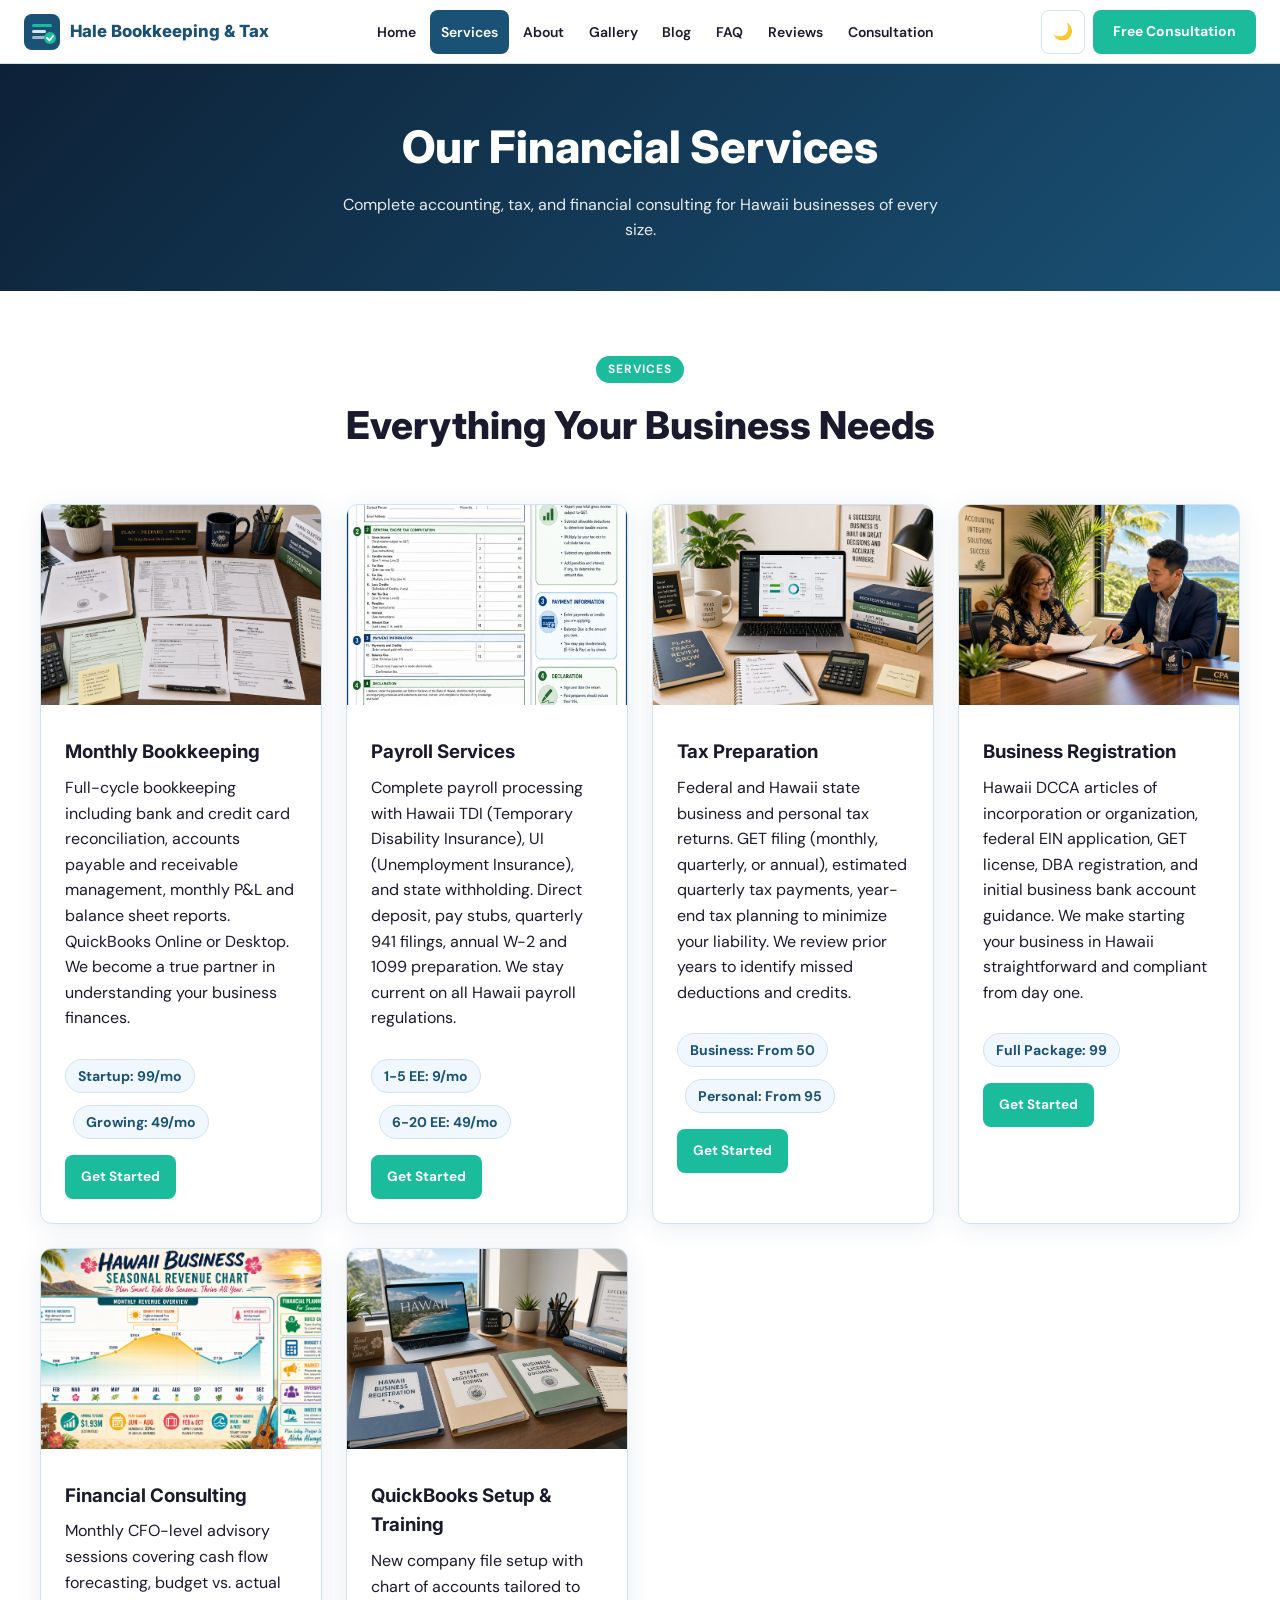
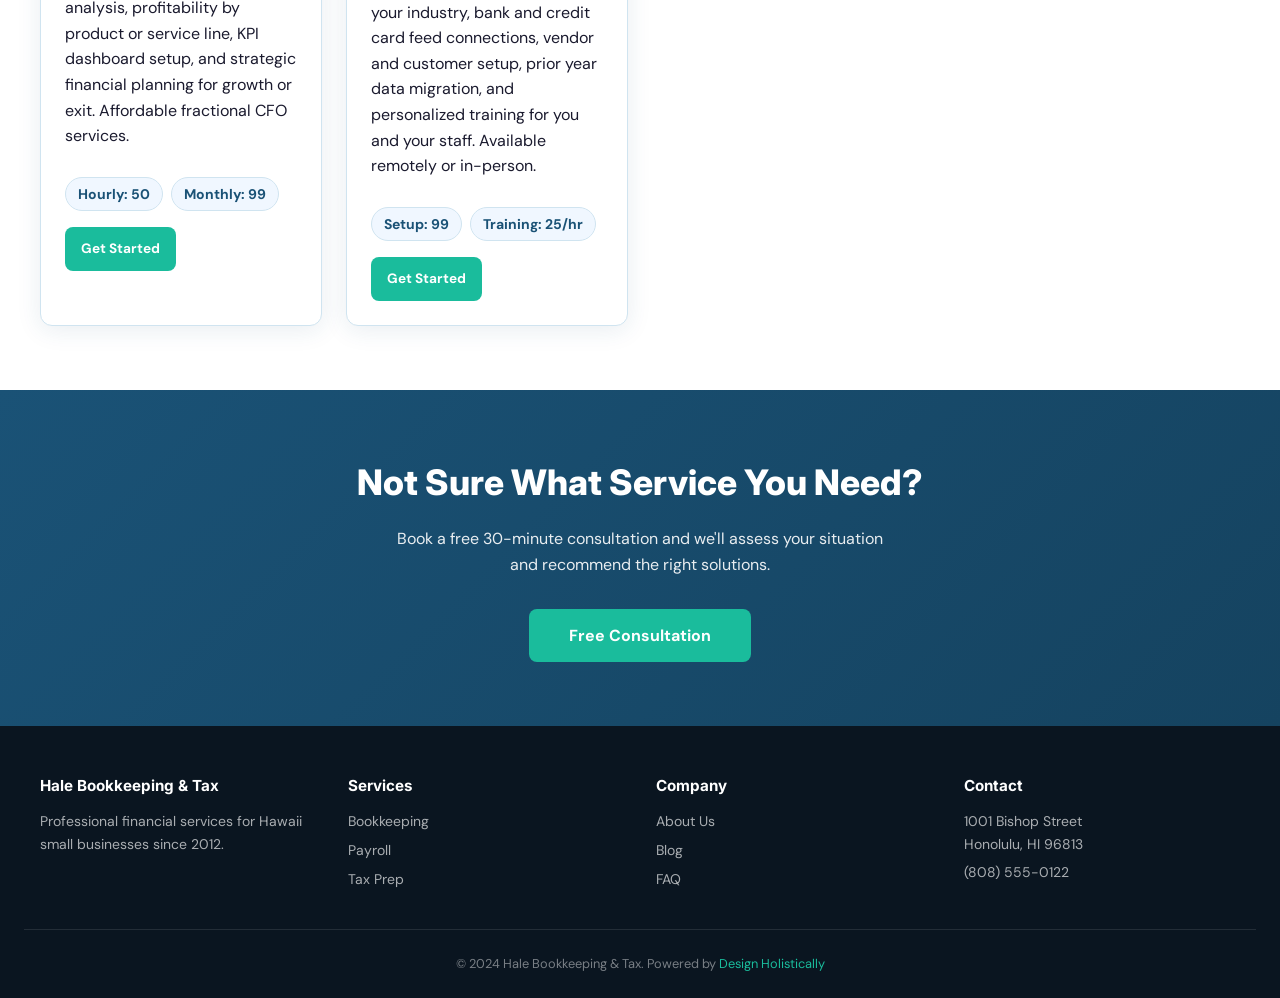
<file: services.html>
<!DOCTYPE html>
<html lang="en" data-theme="light">
<head>
<meta charset="UTF-8"><meta name="viewport" content="width=device-width, initial-scale=1.0">
<title>Financial Services | Hale Bookkeeping &amp; Tax</title>
<link rel="stylesheet" href="css/style.css">
  <link rel="icon" type="image/x-icon" href="images/favicon.ico">
  <link rel="icon" type="image/png" sizes="32x32" href="images/favicon-32x32.png">
  <link rel="icon" type="image/png" sizes="16x16" href="images/favicon-16x16.png">
  <link rel="apple-touch-icon" sizes="180x180" href="images/apple-touch-icon.png">
</head>
<body>

<header>
  <a href="index.html" class="logo-link"><svg width="36" height="36" viewBox="0 0 36 36" fill="none" xmlns="http://www.w3.org/2000/svg"><rect width="36" height="36" rx="8" fill="#1A5276"/><rect x="8" y="10" width="20" height="3" rx="1.5" fill="#1ABC9C"/><rect x="8" y="16" width="14" height="3" rx="1.5" fill="white" opacity="0.85"/><rect x="8" y="22" width="17" height="3" rx="1.5" fill="white" opacity="0.6"/><circle cx="26" cy="24" r="6" fill="#1ABC9C"/><path d="M23 24 L25.5 26.5 L29 22" stroke="white" stroke-width="1.8" stroke-linecap="round" stroke-linejoin="round" fill="none"/></svg><span class="logo-text">Hale Bookkeeping &amp; Tax</span></a>
  <nav>
    <a href="index.html">Home</a>
    <a href="services.html" class=\"active\">Services</a>
    <a href="about.html">About</a>
    <a href="gallery.html">Gallery</a>
    <a href="blog.html">Blog</a>
    <a href="faq.html">FAQ</a>
    <a href="reviews.html">Reviews</a>
    <a href="booking.html">Consultation</a>
  </nav>
  <div class="header-actions">
    <button class="dark-toggle" id="darkToggle" aria-label="Toggle dark mode">🌙</button>
    <a href="booking.html" class="cta-btn header-cta">Free Consultation</a>
    <button class="hamburger" id="hamburger" aria-label="Open menu" aria-expanded="false"><span></span><span></span><span></span></button>
  </div>
</header>
<div class="mobile-menu" id="mobileMenu">
  <a href="index.html">Home</a><a href="services.html">Services</a><a href="about.html">About</a>
  <a href="gallery.html">Gallery</a><a href="blog.html">Blog</a><a href="faq.html">FAQ</a>
  <a href="reviews.html">Reviews</a><a href="booking.html">Consultation</a>
</div>
<div class="page-hero"><h1>Our Financial Services</h1><p>Complete accounting, tax, and financial consulting for Hawaii businesses of every size.</p></div>
<section><div class="container">
<div class="section-header fade-up"><div class="tag">Services</div><h2>Everything Your Business Needs</h2></div>
<div class="grid-3">
  <div class="service-card fade-up"><img src="images/blog-1.png" alt="Bookkeeping"><div class="service-card-body"><h3>Monthly Bookkeeping</h3><p>Full-cycle bookkeeping including bank and credit card reconciliation, accounts payable and receivable management, monthly P&L and balance sheet reports. QuickBooks Online or Desktop. We become a true partner in understanding your business finances.</p><div style="margin-top:1rem;"><span class="price-badge">Startup: 99/mo</span><span class="price-badge" style="margin-left:0.5rem;">Growing: 49/mo</span></div><a href="booking.html" class="cta-btn" style="margin-top:1rem;display:inline-flex;font-size:0.85rem;padding:0.5rem 1rem;">Get Started</a></div></div>
  <div class="service-card fade-up"><img src="images/blog-2.png" alt="Payroll"><div class="service-card-body"><h3>Payroll Services</h3><p>Complete payroll processing with Hawaii TDI (Temporary Disability Insurance), UI (Unemployment Insurance), and state withholding. Direct deposit, pay stubs, quarterly 941 filings, annual W-2 and 1099 preparation. We stay current on all Hawaii payroll regulations.</p><div style="margin-top:1rem;"><span class="price-badge">1-5 EE: 9/mo</span><span class="price-badge" style="margin-left:0.5rem;">6-20 EE: 49/mo</span></div><a href="booking.html" class="cta-btn" style="margin-top:1rem;display:inline-flex;font-size:0.85rem;padding:0.5rem 1rem;">Get Started</a></div></div>
  <div class="service-card fade-up"><img src="images/blog-3.png" alt="Tax Preparation"><div class="service-card-body"><h3>Tax Preparation</h3><p>Federal and Hawaii state business and personal tax returns. GET filing (monthly, quarterly, or annual), estimated quarterly tax payments, year-end tax planning to minimize your liability. We review prior years to identify missed deductions and credits.</p><div style="margin-top:1rem;"><span class="price-badge">Business: From 50</span><span class="price-badge" style="margin-left:0.5rem;">Personal: From 95</span></div><a href="booking.html" class="cta-btn" style="margin-top:1rem;display:inline-flex;font-size:0.85rem;padding:0.5rem 1rem;">Get Started</a></div></div>
  <div class="service-card fade-up"><img src="images/blog-4.png" alt="Business Registration"><div class="service-card-body"><h3>Business Registration</h3><p>Hawaii DCCA articles of incorporation or organization, federal EIN application, GET license, DBA registration, and initial business bank account guidance. We make starting your business in Hawaii straightforward and compliant from day one.</p><div style="margin-top:1rem;"><span class="price-badge">Full Package: 99</span></div><a href="booking.html" class="cta-btn" style="margin-top:1rem;display:inline-flex;font-size:0.85rem;padding:0.5rem 1rem;">Get Started</a></div></div>
  <div class="service-card fade-up"><img src="images/blog-5.png" alt="Financial Consulting"><div class="service-card-body"><h3>Financial Consulting</h3><p>Monthly CFO-level advisory sessions covering cash flow forecasting, budget vs. actual analysis, profitability by product or service line, KPI dashboard setup, and strategic financial planning for growth or exit. Affordable fractional CFO services.</p><div style="margin-top:1rem;"><span class="price-badge">Hourly: 50</span><span class="price-badge" style="margin-left:0.5rem;">Monthly: 99</span></div><a href="booking.html" class="cta-btn" style="margin-top:1rem;display:inline-flex;font-size:0.85rem;padding:0.5rem 1rem;">Get Started</a></div></div>
  <div class="service-card fade-up"><img src="images/blog-6.png" alt="QuickBooks Setup"><div class="service-card-body"><h3>QuickBooks Setup & Training</h3><p>New company file setup with chart of accounts tailored to your industry, bank and credit card feed connections, vendor and customer setup, prior year data migration, and personalized training for you and your staff. Available remotely or in-person.</p><div style="margin-top:1rem;"><span class="price-badge">Setup: 99</span><span class="price-badge" style="margin-left:0.5rem;">Training: 25/hr</span></div><a href="booking.html" class="cta-btn" style="margin-top:1rem;display:inline-flex;font-size:0.85rem;padding:0.5rem 1rem;">Get Started</a></div></div>
</div>
</div></section>
<div class="cta-banner"><div class="container"><h2>Not Sure What Service You Need?</h2><p>Book a free 30-minute consultation and we'll assess your situation and recommend the right solutions.</p><a href="booking.html" class="cta-btn">Free Consultation</a></div></div>
<footer>
  <div class="footer-grid">
    <div class="footer-col"><h4>Hale Bookkeeping &amp; Tax</h4><p>Professional financial services for Hawaii small businesses since 2012.</p></div>
    <div class="footer-col"><h4>Services</h4><a href="services.html">Bookkeeping</a><a href="services.html">Payroll</a><a href="services.html">Tax Prep</a></div>
    <div class="footer-col"><h4>Company</h4><a href="about.html">About Us</a><a href="blog.html">Blog</a><a href="faq.html">FAQ</a></div>
    <div class="footer-col"><h4>Contact</h4><p>1001 Bishop Street<br>Honolulu, HI 96813</p><a href="tel:8085550122">(808) 555-0122</a></div>
  </div>
  <div class="footer-bottom"><p>&copy; 2024 Hale Bookkeeping &amp; Tax. Powered by <a href="https://designholistically.com" target="_blank" rel="noopener">Design Holistically</a></p></div>
</footer>
<button id="backToTop" aria-label="Back to top">↑</button>
<script src="js/main.js"></script>
</body></html>
</file>
<file: css/style.css>
@import url('https://fonts.googleapis.com/css2?family=Inter:wght@400;500;600;700;800&family=DM+Sans:wght@400;500;600&display=swap');

:root {
  --primary: #1A5276;
  --primary-dark: #154360;
  --primary-light: #2471A3;
  --accent: #1ABC9C;
  --accent-dark: #17A589;
  --bg: #ffffff;
  --bg-alt: #f0f7ff;
  --text: #1a1a2e;
  --text-muted: #5a6a7a;
  --border: #d0e4f0;
  --card-bg: #ffffff;
  --header-bg: rgba(255,255,255,0.95);
  --shadow: 0 4px 24px rgba(26,82,118,0.10);
  --radius: 12px;
  --transition: 0.3s ease;
}

[data-theme="dark"] {
  --bg: #0d1520;
  --bg-alt: #111d2e;
  --text: #e8f0f8;
  --text-muted: #7fa0ba;
  --border: #1e3550;
  --card-bg: #131e2e;
  --header-bg: rgba(13,21,32,0.97);
  --shadow: 0 4px 24px rgba(0,0,0,0.4);
}

*, *::before, *::after { box-sizing: border-box; margin: 0; padding: 0; }
html { scroll-behavior: smooth; }

body {
  font-family: 'DM Sans', sans-serif;
  background: var(--bg);
  color: var(--text);
  line-height: 1.6;
  transition: background var(--transition), color var(--transition);
}

header {
  position: sticky; top: 0; z-index: 1000;
  background: var(--header-bg);
  backdrop-filter: blur(12px);
  border-bottom: 1px solid var(--border);
  padding: 0 1.5rem; height: 64px;
  display: flex; align-items: center; justify-content: space-between;
}

.logo-link { display: flex; align-items: center; gap: 10px; text-decoration: none; color: var(--text); }
.logo-text { font-family: 'Inter', sans-serif; font-weight: 800; font-size: 1.05rem; color: var(--primary); }

nav { display: flex; align-items: center; gap: 0.15rem; }
nav a {
  display: inline-block; padding: 0.5rem 0.7rem;
  font-size: 0.875rem; font-weight: 600; color: var(--text);
  text-decoration: none; border-radius: 8px;
  transition: background var(--transition), color var(--transition);
  min-height: 44px; line-height: 28px;
}
nav a:hover, nav a.active { background: var(--primary); color: #fff; }

.header-actions { display: flex; align-items: center; gap: 0.5rem; }

.dark-toggle {
  background: none; border: 1.5px solid var(--border); border-radius: 8px;
  padding: 0.4rem 0.6rem; cursor: pointer; color: var(--text); font-size: 1rem;
  min-width: 44px; min-height: 44px; display: flex; align-items: center; justify-content: center;
  transition: border-color var(--transition);
}
.dark-toggle:hover { background: var(--primary); color: #fff; border-color: var(--primary); }

.hamburger {
  display: none; background: none; border: 1.5px solid var(--border); border-radius: 8px;
  padding: 0.4rem 0.6rem; cursor: pointer; color: var(--text);
  min-width: 44px; min-height: 44px; align-items: center; justify-content: center; flex-direction: column; gap: 5px;
}
.hamburger span { display: block; width: 22px; height: 2px; background: var(--text); border-radius: 2px; }

.cta-btn {
  display: inline-flex; align-items: center; justify-content: center;
  background: var(--accent); color: #fff; padding: 0.6rem 1.25rem;
  border-radius: 8px; font-weight: 700; text-decoration: none; font-size: 0.875rem;
  min-height: 44px; transition: background var(--transition), transform var(--transition);
  border: none; cursor: pointer;
}
.cta-btn:hover { background: var(--accent-dark); transform: translateY(-1px); }
.cta-btn.primary { background: var(--primary); }
.cta-btn.primary:hover { background: var(--primary-dark); }
.cta-btn.outline { background: transparent; border: 2px solid var(--accent); color: var(--accent); }
.cta-btn.outline:hover { background: var(--accent); color: #fff; }

.mobile-menu {
  display: none; position: fixed; top: 64px; left: 0; right: 0; bottom: 0;
  background: var(--bg); z-index: 999; flex-direction: column;
  padding: 2rem 1.5rem; gap: 0.5rem; overflow-y: auto;
}
.mobile-menu.open { display: flex; }
.mobile-menu a {
  display: block; padding: 0.85rem 1rem; font-weight: 600; color: var(--text);
  text-decoration: none; border-radius: 8px; border: 1px solid var(--border); min-height: 44px;
}
.mobile-menu a:hover { background: var(--primary); color: #fff; border-color: var(--primary); }

.hero { min-height: 90vh; display: flex; align-items: center;
  background: transparent;
  color: #fff; padding: 5rem 1.5rem 4rem; text-align: center; position: relative; overflow: hidden;
}
/* hero::before removed — using hero-overlay div */
.hero h1 { font-family: 'Inter', sans-serif; font-size: clamp(2rem, 5.5vw, 3.3rem); font-weight: 800; margin-bottom: 1rem; line-height: 1.15; }
.hero p { font-size: clamp(1rem, 2.5vw, 1.2rem); opacity: 0.9; max-width: 600px; margin: 0 auto 2rem; }
.hero-btns { display: flex; gap: 1rem; justify-content: center; flex-wrap: wrap; }
.hero-btns .cta-btn { font-size: 1rem; padding: 0.8rem 2rem; }
.hero-btns .cta-btn.white { background: #fff; color: var(--primary); }
.hero-btns .cta-btn.teal { background: var(--accent); }

section { padding: 4rem 1.5rem; }
.section-alt { background: var(--bg-alt); }
.container { max-width: 1200px; margin: 0 auto; }

.section-header { text-align: center; margin-bottom: 3rem; }
.section-header h2 { font-family: 'Inter', sans-serif; font-size: clamp(1.6rem, 4vw, 2.4rem); font-weight: 800; margin-bottom: 0.75rem; }
.section-header p { color: var(--text-muted); max-width: 600px; margin: 0 auto; }
.tag { display: inline-block; background: var(--accent); color: #fff; font-size: 0.75rem; font-weight: 700; padding: 0.25rem 0.75rem; border-radius: 20px; text-transform: uppercase; letter-spacing: 1px; margin-bottom: 0.75rem; }

.grid-3 { display: grid; grid-template-columns: repeat(auto-fit, minmax(280px, 1fr)); gap: 1.5rem; }
.grid-2 { display: grid; grid-template-columns: repeat(auto-fit, minmax(340px, 1fr)); gap: 2rem; }

.card {
  background: var(--card-bg); border: 1px solid var(--border); border-radius: var(--radius);
  padding: 1.75rem; box-shadow: var(--shadow);
  transition: transform var(--transition), box-shadow var(--transition);
}
.card:hover { transform: translateY(-4px); box-shadow: 0 8px 32px rgba(26,82,118,0.15); }
.card-icon { width: 52px; height: 52px; background: linear-gradient(135deg, var(--primary), var(--primary-light)); border-radius: 12px; display: flex; align-items: center; justify-content: center; margin-bottom: 1rem; font-size: 1.5rem; }
.card h3 { font-family: 'Inter', sans-serif; font-size: 1.1rem; font-weight: 700; margin-bottom: 0.5rem; }
.card p { color: var(--text-muted); font-size: 0.9rem; line-height: 1.65; }
.price-badge { display: inline-block; background: var(--bg-alt); border: 1px solid var(--border); color: var(--primary); font-weight: 700; font-size: 0.875rem; padding: 0.3rem 0.75rem; border-radius: 20px; margin-top: 0.75rem; }

.stats-bar { background: var(--primary); color: #fff; padding: 2.5rem 1.5rem; }
.stats-bar .container { display: grid; grid-template-columns: repeat(auto-fit, minmax(140px, 1fr)); gap: 2rem; text-align: center; }
.stat-num { font-family: 'Inter', sans-serif; font-size: 2.2rem; font-weight: 800; }
.stat-label { font-size: 0.875rem; opacity: 0.85; margin-top: 0.25rem; }

.testimonial-card { background: var(--card-bg); border: 1px solid var(--border); border-radius: var(--radius); padding: 1.75rem; box-shadow: var(--shadow); }
.testimonial-stars { color: #f39c12; font-size: 1.1rem; margin-bottom: 0.75rem; }
.testimonial-text { color: var(--text-muted); font-style: italic; margin-bottom: 1rem; line-height: 1.7; }
.testimonial-author { display: flex; align-items: center; gap: 0.75rem; }
.testimonial-author img { width: 44px; height: 44px; border-radius: 50%; object-fit: cover; }
.testimonial-author strong { display: block; font-size: 0.9rem; }
.testimonial-author span { font-size: 0.8rem; color: var(--text-muted); }

.page-hero { background: linear-gradient(135deg, #0d2137, #1A5276); color: #fff; padding: 3rem 1.5rem; text-align: center; }
.page-hero h1 { font-family: 'Inter', sans-serif; font-size: clamp(1.8rem, 4vw, 2.8rem); font-weight: 800; margin-bottom: 0.5rem; }
.page-hero p { opacity: 0.9; max-width: 600px; margin: 0 auto; }

.service-card { background: var(--card-bg); border: 1px solid var(--border); border-radius: var(--radius); overflow: hidden; box-shadow: var(--shadow); transition: transform var(--transition); }
.service-card:hover { transform: translateY(-4px); }
.service-card img { width: 100%; height: 200px; object-fit: cover; }
.service-card-body { padding: 1.5rem; }
.service-card-body h3 { font-family: 'Inter', sans-serif; font-weight: 700; margin-bottom: 0.5rem; }

.about-image { border-radius: var(--radius); width: 100%; height: 400px; object-fit: cover; }
.team-grid { display: grid; grid-template-columns: repeat(auto-fit, minmax(200px, 1fr)); gap: 1.5rem; margin-top: 2rem; }
.team-card { text-align: center; }
.team-card img { width: 120px; height: 120px; border-radius: 50%; object-fit: cover; margin: 0 auto 0.75rem; display: block; border: 3px solid var(--accent); }
.team-card h4 { font-family: 'Inter', sans-serif; font-weight: 700; }
.team-card p { font-size: 0.875rem; color: var(--text-muted); }

.photo-grid { display: grid; grid-template-columns: repeat(auto-fill, minmax(250px, 1fr)); gap: 1rem; }
.photo-grid img { width: 100%; height: 220px; object-fit: cover; border-radius: var(--radius); transition: transform var(--transition); cursor: pointer; }
.photo-grid img:hover { transform: scale(1.03); }

.blog-grid { display: grid; grid-template-columns: repeat(auto-fit, minmax(300px, 1fr)); gap: 1.5rem; }
.blog-card { background: var(--card-bg); border: 1px solid var(--border); border-radius: var(--radius); overflow: hidden; box-shadow: var(--shadow); text-decoration: none; color: var(--text); display: block; transition: transform var(--transition); }
.blog-card:hover { transform: translateY(-4px); }
.blog-card img { width: 100%; height: 200px; object-fit: cover; }
.blog-card-body { padding: 1.25rem; }
.blog-meta { font-size: 0.8rem; color: var(--text-muted); margin-bottom: 0.5rem; }
.blog-card-body h3 { font-family: 'Inter', sans-serif; font-weight: 700; font-size: 1.05rem; margin-bottom: 0.5rem; line-height: 1.4; }
.blog-card-body p { font-size: 0.9rem; color: var(--text-muted); }

.blog-post { max-width: 780px; margin: 0 auto; padding: 2rem 1.5rem; }
.blog-post h1 { font-family: 'Inter', sans-serif; font-size: clamp(1.6rem, 4vw, 2.4rem); font-weight: 800; margin-bottom: 1rem; line-height: 1.3; }
.blog-post .post-meta { color: var(--text-muted); font-size: 0.9rem; margin-bottom: 2rem; padding-bottom: 1rem; border-bottom: 1px solid var(--border); }
.blog-post img { width: 100%; border-radius: var(--radius); margin: 1.5rem 0; }
.blog-post h2 { font-family: 'Inter', sans-serif; font-size: 1.4rem; font-weight: 700; margin: 2rem 0 0.75rem; color: var(--primary); }
.blog-post p { margin-bottom: 1rem; color: var(--text-muted); line-height: 1.8; }
.blog-post ul, .blog-post ol { margin: 1rem 0 1rem 1.5rem; }
.blog-post li { margin-bottom: 0.5rem; color: var(--text-muted); line-height: 1.7; }

.booking-steps { display: flex; margin-bottom: 2rem; overflow: hidden; border-radius: var(--radius); border: 1px solid var(--border); }
.step-indicator { flex: 1; padding: 0.75rem; text-align: center; font-size: 0.8rem; font-weight: 600; background: var(--bg-alt); color: var(--text-muted); border-right: 1px solid var(--border); }
.step-indicator:last-child { border-right: none; }
.step-indicator.active { background: var(--primary); color: #fff; }
.step-indicator.done { background: var(--accent); color: #fff; }

.form-step { display: none; }
.form-step.active { display: block; }
.form-group { margin-bottom: 1.25rem; }
.form-group label { display: block; font-weight: 600; margin-bottom: 0.4rem; font-size: 0.9rem; }
.form-group input, .form-group select, .form-group textarea {
  width: 100%; padding: 0.7rem 1rem; border: 1.5px solid var(--border); border-radius: 8px;
  background: var(--bg); color: var(--text); font-size: 0.95rem; min-height: 44px; font-family: 'DM Sans', sans-serif;
  transition: border-color var(--transition);
}
.form-group input:focus, .form-group select:focus, .form-group textarea:focus { outline: none; border-color: var(--primary); }
.form-group textarea { min-height: 100px; resize: vertical; }
.service-options { display: grid; grid-template-columns: repeat(auto-fit, minmax(150px, 1fr)); gap: 0.75rem; }
.service-option { border: 2px solid var(--border); border-radius: 8px; padding: 1rem; cursor: pointer; text-align: center; transition: all var(--transition); min-height: 44px; }
.service-option:hover, .service-option.selected { border-color: var(--accent); background: rgba(26,188,156,0.08); }
.service-option span { font-size: 1.5rem; display: block; margin-bottom: 0.3rem; }
.service-option strong { font-size: 0.85rem; font-weight: 600; }

.confirmation-box { text-align: center; padding: 3rem 1.5rem; background: var(--bg-alt); border-radius: var(--radius); border: 1px solid var(--border); }
.confirmation-box .check-icon { font-size: 4rem; margin-bottom: 1rem; }
.confirmation-box h2 { font-family: 'Inter', sans-serif; font-size: 1.8rem; font-weight: 800; color: var(--accent); margin-bottom: 1rem; }

.admin-login { max-width: 400px; margin: 4rem auto; padding: 2rem; background: var(--card-bg); border: 1px solid var(--border); border-radius: var(--radius); box-shadow: var(--shadow); }
.admin-layout { display: grid; grid-template-columns: 220px 1fr; min-height: calc(100vh - 64px); }
.admin-sidebar { background: var(--primary); color: #fff; padding: 1.5rem 0; }
.admin-sidebar a { display: block; padding: 0.85rem 1.5rem; color: rgba(255,255,255,0.85); text-decoration: none; font-weight: 600; font-size: 0.9rem; transition: background var(--transition); min-height: 44px; }
.admin-sidebar a:hover, .admin-sidebar a.active { background: rgba(0,0,0,0.2); color: #fff; }
.admin-content { padding: 2rem; background: var(--bg-alt); }
.admin-header { margin-bottom: 2rem; }
.admin-header h1 { font-family: 'Inter', sans-serif; font-size: 1.6rem; font-weight: 800; }
.stat-cards { display: grid; grid-template-columns: repeat(auto-fit, minmax(180px, 1fr)); gap: 1rem; margin-bottom: 2rem; }
.stat-card { background: var(--card-bg); border: 1px solid var(--border); border-radius: var(--radius); padding: 1.25rem; text-align: center; }
.stat-card .stat-num { font-family: 'Inter', sans-serif; font-size: 2rem; font-weight: 800; color: var(--primary); }
.stat-card .stat-label { font-size: 0.8rem; color: var(--text-muted); margin-top: 0.25rem; }
table { width: 100%; border-collapse: collapse; background: var(--card-bg); border-radius: var(--radius); overflow: hidden; box-shadow: var(--shadow); }
th { background: var(--primary); color: #fff; padding: 0.85rem 1rem; text-align: left; font-size: 0.85rem; font-weight: 700; }
td { padding: 0.85rem 1rem; border-bottom: 1px solid var(--border); font-size: 0.875rem; }
tr:last-child td { border-bottom: none; }
tr:hover td { background: var(--bg-alt); }
.badge { display: inline-block; padding: 0.2rem 0.6rem; border-radius: 20px; font-size: 0.75rem; font-weight: 700; }
.badge-green { background: rgba(26,188,156,0.15); color: #0e8a72; }
.badge-yellow { background: rgba(243,156,18,0.15); color: #b7770d; }
.badge-red { background: rgba(220,50,50,0.15); color: #c0392b; }

.faq-item { border: 1px solid var(--border); border-radius: var(--radius); margin-bottom: 0.75rem; overflow: hidden; }
.faq-question { display: flex; justify-content: space-between; align-items: center; padding: 1.1rem 1.25rem; cursor: pointer; font-weight: 600; font-size: 0.975rem; background: var(--card-bg); transition: background var(--transition); min-height: 44px; gap: 1rem; }
.faq-question:hover { background: var(--bg-alt); }
.faq-question.open { background: var(--bg-alt); color: var(--primary); }
.faq-icon { font-size: 1.2rem; transition: transform var(--transition); flex-shrink: 0; }
.faq-question.open .faq-icon { transform: rotate(45deg); }
.faq-answer { display: none; padding: 0 1.25rem 1.25rem; color: var(--text-muted); line-height: 1.7; font-size: 0.95rem; background: var(--card-bg); }
.faq-answer.open { display: block; }

.reviews-grid { display: grid; grid-template-columns: repeat(auto-fit, minmax(280px, 1fr)); gap: 1.5rem; }
.review-card { background: var(--card-bg); border: 1px solid var(--border); border-radius: var(--radius); padding: 1.5rem; box-shadow: var(--shadow); }
.review-stars { color: #f39c12; font-size: 1rem; margin-bottom: 0.5rem; }
.review-text { color: var(--text-muted); font-size: 0.9rem; line-height: 1.7; margin-bottom: 1rem; font-style: italic; }
.review-author { display: flex; align-items: center; gap: 0.75rem; }
.review-author img { width: 44px; height: 44px; border-radius: 50%; object-fit: cover; }
.review-author strong { font-size: 0.875rem; }
.review-author span { font-size: 0.78rem; color: var(--text-muted); }

.values-grid { display: grid; grid-template-columns: repeat(auto-fit, minmax(220px, 1fr)); gap: 1.5rem; }
.value-card { text-align: center; padding: 2rem 1rem; background: var(--card-bg); border-radius: var(--radius); border: 1px solid var(--border); }
.value-icon { font-size: 2.5rem; margin-bottom: 0.75rem; }
.value-card h3 { font-family: 'Inter', sans-serif; font-weight: 700; margin-bottom: 0.5rem; }
.value-card p { color: var(--text-muted); font-size: 0.9rem; }

.cta-banner { background: linear-gradient(135deg, var(--primary), var(--primary-dark)); color: #fff; padding: 4rem 1.5rem; text-align: center; }
.cta-banner h2 { font-family: 'Inter', sans-serif; font-size: clamp(1.5rem, 3.5vw, 2.2rem); font-weight: 800; margin-bottom: 1rem; }
.cta-banner p { opacity: 0.9; max-width: 500px; margin: 0 auto 2rem; }
.cta-banner .cta-btn { background: var(--accent); font-size: 1rem; padding: 0.85rem 2.5rem; }
.cta-banner .cta-btn:hover { background: var(--accent-dark); }

.breadcrumb { padding: 0.75rem 1.5rem; background: var(--bg-alt); border-bottom: 1px solid var(--border); font-size: 0.85rem; }
.breadcrumb a { color: var(--primary); text-decoration: none; }
.breadcrumb span { color: var(--text-muted); margin: 0 0.4rem; }

footer { background: #0a1520; color: rgba(255,255,255,0.75); padding: 3rem 1.5rem 1.5rem; }
.footer-grid { display: grid; grid-template-columns: repeat(auto-fit, minmax(200px, 1fr)); gap: 2rem; max-width: 1200px; margin: 0 auto 2rem; }
.footer-col h4 { color: #fff; font-family: 'Inter', sans-serif; font-weight: 700; margin-bottom: 0.75rem; font-size: 0.95rem; }
.footer-col p, .footer-col a { font-size: 0.875rem; color: rgba(255,255,255,0.65); text-decoration: none; display: block; margin-bottom: 0.4rem; }
.footer-col a:hover { color: var(--accent); }
.footer-bottom { text-align: center; padding-top: 1.5rem; border-top: 1px solid rgba(255,255,255,0.1); font-size: 0.8rem; color: rgba(255,255,255,0.45); }
.footer-bottom a { color: var(--accent); text-decoration: none; }

#backToTop { position: fixed; bottom: 1.5rem; right: 1.5rem; width: 48px; height: 48px; background: var(--accent); color: #fff; border: none; border-radius: 50%; cursor: pointer; font-size: 1.2rem; display: flex; align-items: center; justify-content: center; opacity: 0; pointer-events: none; transition: opacity var(--transition); z-index: 990; }
#backToTop.visible { opacity: 1; pointer-events: auto; }

.fade-up { opacity: 0; transform: translateY(30px); transition: opacity 0.6s ease, transform 0.6s ease; }
.fade-up.visible { opacity: 1; transform: translateY(0); }
.fade-in { opacity: 0; transition: opacity 0.6s ease; }
.fade-in.visible { opacity: 1; }

@media (max-width: 768px) {
  nav, .cta-btn.header-cta { display: none; }
  .hamburger { display: flex; }
  .admin-layout { grid-template-columns: 1fr; }
  .admin-sidebar { display: none; }
  section { padding: 3rem 1rem; }
}

/* Hero background image */
.hero { position: relative; overflow: hidden; min-height: 90vh; display: flex; align-items: center; }
.hero-bg { position: absolute; inset: 0; z-index: 0; }
.hero-bg img { width: 100%; height: 100%; object-fit: cover; }
.hero-overlay { position: absolute; inset: 0; z-index: 1; background: linear-gradient(135deg, rgba(0,0,0,0.55) 0%, rgba(0,0,0,0.28) 100%); }
.hero .container, .hero-content { position: relative; z-index: 2; }

.hero h1, .hero p, .hero-content, .hero .eyebrow-label, .hero .tag { color: #fff !important; }

[data-theme="dark"] .hero { background: transparent !important; }
[data-theme="dark"] .hero-bg img { opacity: 1 !important; }
</file>
